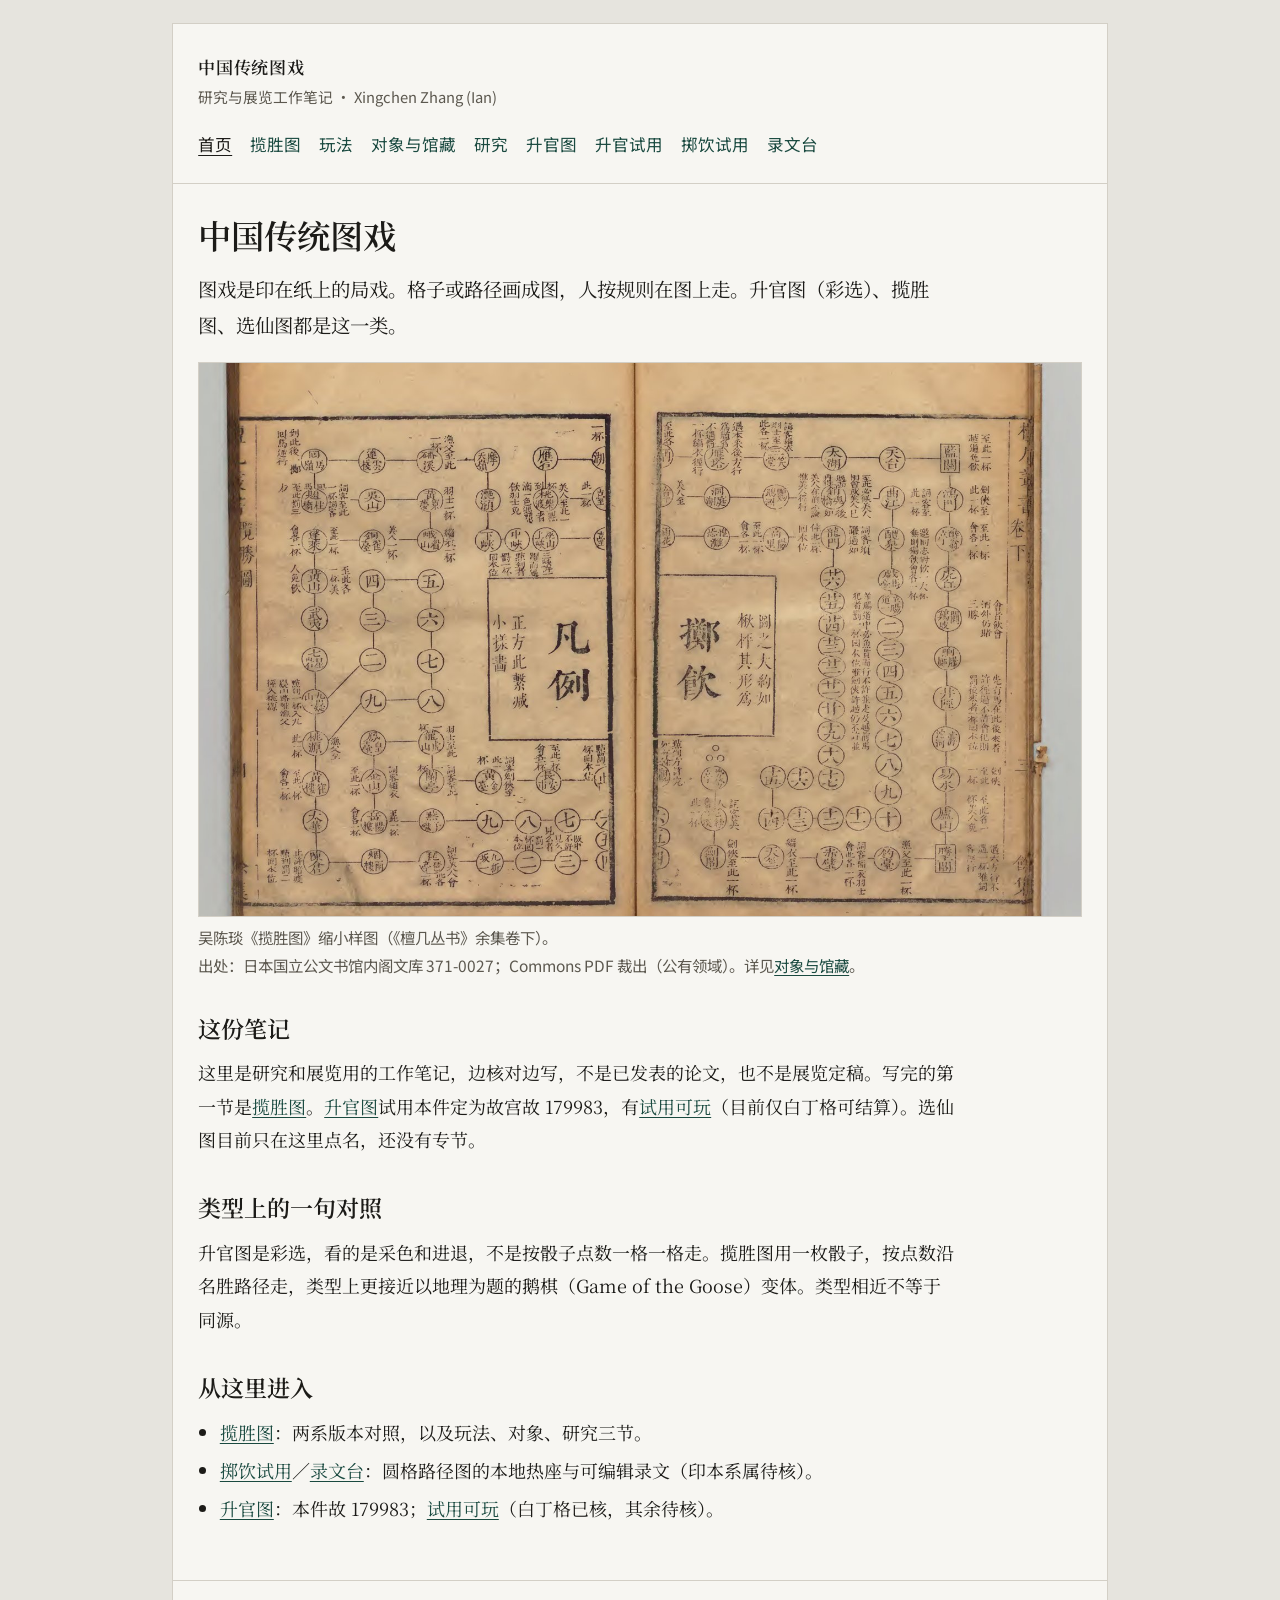
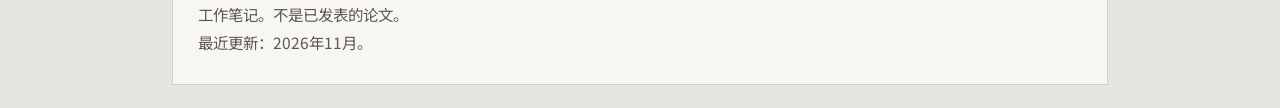
<file: docs/index.html>
<!DOCTYPE html>
<html lang="zh-Hans">
<head>
  <meta charset="utf-8">
  <meta name="viewport" content="width=device-width, initial-scale=1">
  <title>中国传统图戏</title>
  <meta name="description" content="Xingchen Zhang (Ian) 的研究与展览工作笔记。图戏指升官图、揽胜图、选仙图一类传统有图局戏。揽胜图是目前写完的一节。">
  <link rel="preconnect" href="https://fonts.googleapis.com">
  <link rel="preconnect" href="https://fonts.gstatic.com" crossorigin>
  <link href="https://fonts.googleapis.com/css2?family=Noto+Sans+SC:wght@400;500;600&family=Noto+Serif+SC:wght@500;600&display=swap" rel="stylesheet">
  <link rel="stylesheet" href="assets/site.css">
  <script src="assets/site.js" defer></script>
</head>
<body>
  <a class="skip" href="#content">跳到正文</a>
  <div class="sheet">
    <header class="site-header">
      <p class="brand"><a href="index.html">中国传统图戏</a></p>
      <p class="site-note">研究与展览工作笔记 · Xingchen Zhang (Ian)</p>
      <button type="button" class="nav-toggle" data-nav-toggle hidden>目录</button>
      <nav id="site-nav" class="site-nav" aria-label="全站">
        <ul>
          <li><a href="index.html" aria-current="page">首页</a></li>
          <li><a href="lansheng/index.html">揽胜图</a></li>
          <li><a href="lansheng/play.html">玩法</a></li>
          <li><a href="lansheng/collections.html">对象与馆藏</a></li>
          <li><a href="lansheng/research.html">研究</a></li>
          <li><a href="shengguan/index.html">升官图</a></li>
          <li><a href="shengguan/play.html">升官试用</a></li>
          <li><a href="lansheng/zhiyin/play.html">掷饮试用</a></li>
          <li><a href="lansheng/zhiyin/transcribe.html">录文台</a></li>
        </ul>
      </nav>
    </header>

    <main id="content">
      <h1>中国传统图戏</h1>
      <p class="lede">图戏是印在纸上的局戏。格子或路径画成图，人按规则在图上走。升官图（彩选）、揽胜图、选仙图都是这一类。</p>

      <figure class="fig">
        <img src="lansheng/assets/wu-sample-371-0027.jpg" alt="吴陈琰《揽胜图》缩小样图" width="1600" height="1004" loading="lazy">
        <figcaption>
          吴陈琰《揽胜图》缩小样图（《檀几丛书》余集卷下）。
          <span class="src">出处：日本国立公文书馆内阁文库 371-0027；Commons PDF 裁出（公有领域）。详见<a href="lansheng/collections.html">对象与馆藏</a>。</span>
        </figcaption>
      </figure>

      <h2>这份笔记</h2>
      <p class="measure">这里是研究和展览用的工作笔记，边核对边写，不是已发表的论文，也不是展览定稿。写完的第一节是<a href="lansheng/index.html">揽胜图</a>。<a href="shengguan/index.html">升官图</a>试用本件定为故宫故 179983，有<a href="shengguan/play.html">试用可玩</a>（目前仅白丁格可结算）。选仙图目前只在这里点名，还没有专节。</p>

      <h2>类型上的一句对照</h2>
      <p class="measure">升官图是彩选，看的是采色和进退，不是按骰子点数一格一格走。揽胜图用一枚骰子，按点数沿名胜路径走，类型上更接近以地理为题的鹅棋（Game of the Goose）变体。类型相近不等于同源。</p>

      <h2>从这里进入</h2>
      <ul>
        <li><a href="lansheng/index.html">揽胜图</a>：两系版本对照，以及玩法、对象、研究三节。</li>
        <li><a href="lansheng/zhiyin/play.html">掷饮试用</a>／<a href="lansheng/zhiyin/transcribe.html">录文台</a>：圆格路径图的本地热座与可编辑录文（印本系属待核）。</li>
        <li><a href="shengguan/index.html">升官图</a>：本件故 179983；<a href="shengguan/play.html">试用可玩</a>（白丁格已核，其余待核）。</li>
      </ul>
    </main>

    <footer class="site-footer">
      <p>工作笔记。不是已发表的论文。</p>
      <p>最近更新：2026年11月。</p>
    </footer>
  </div>
</body>
</html>
</file>
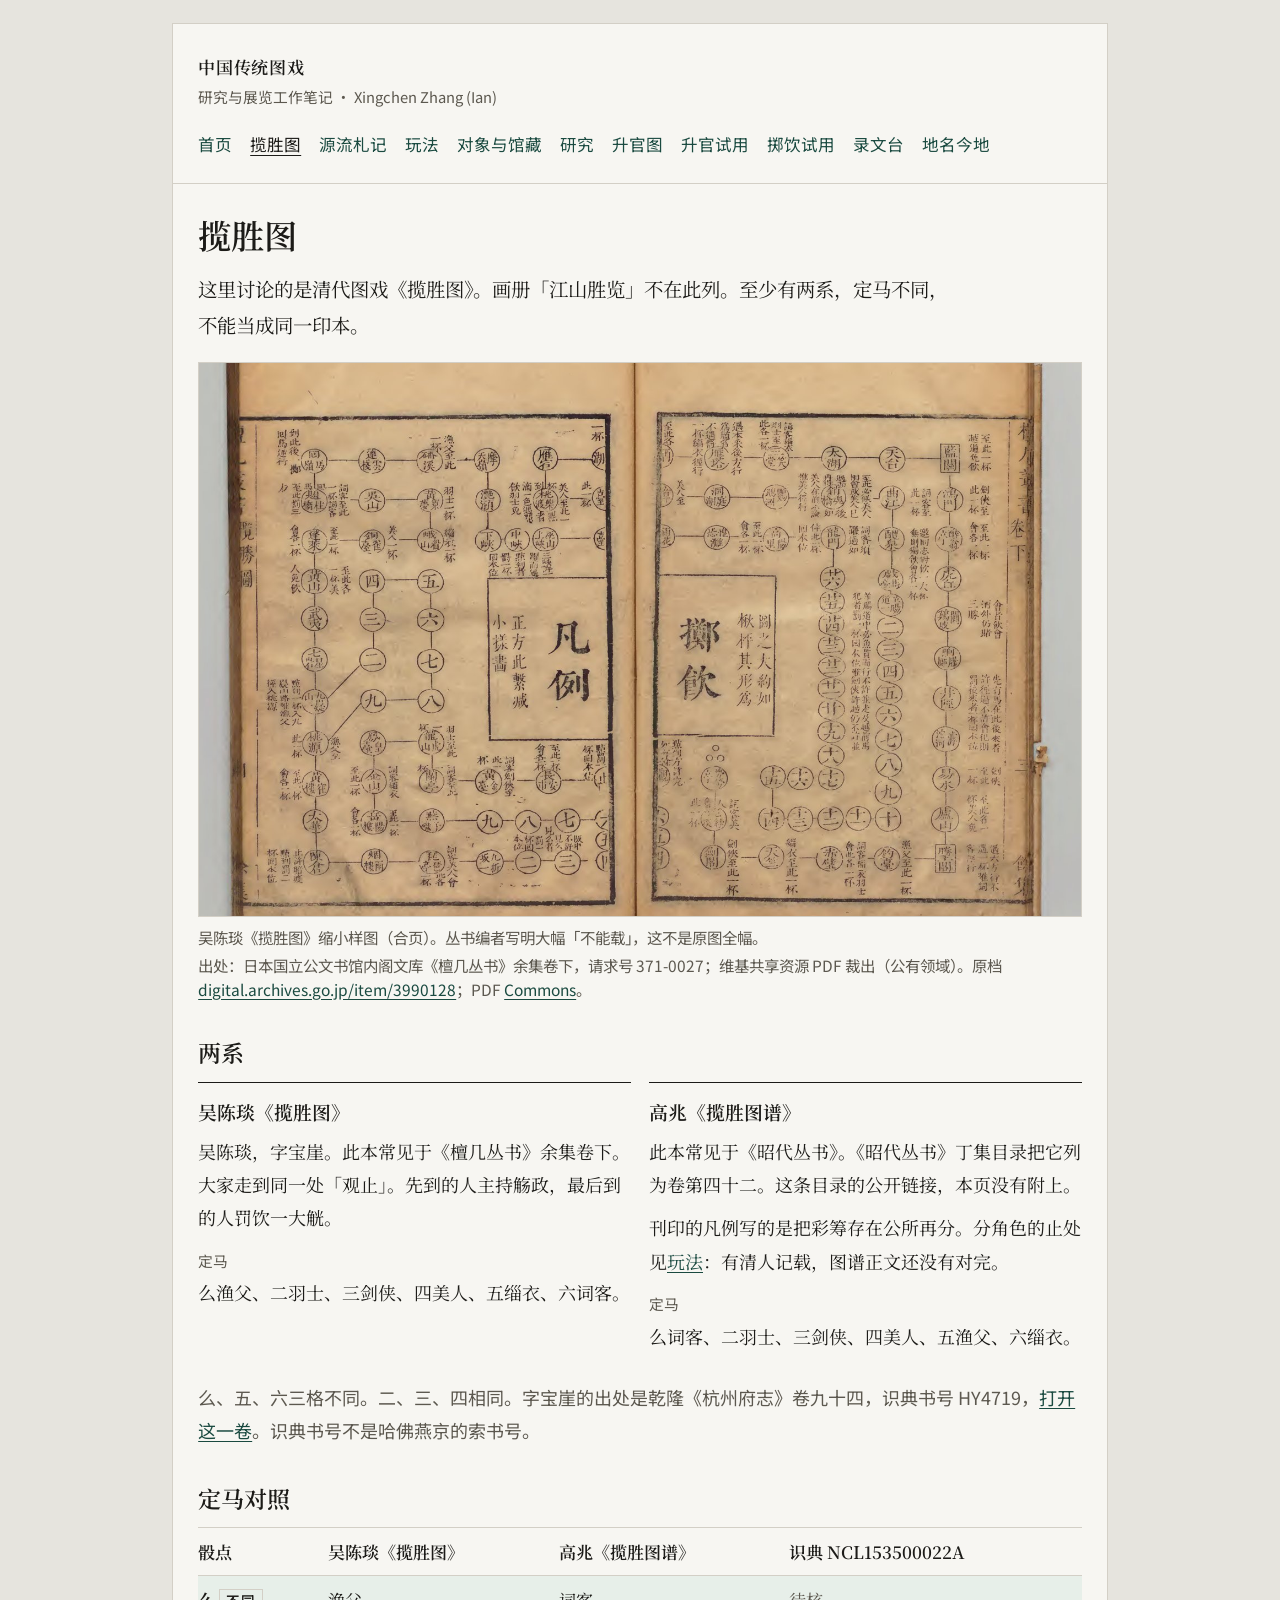
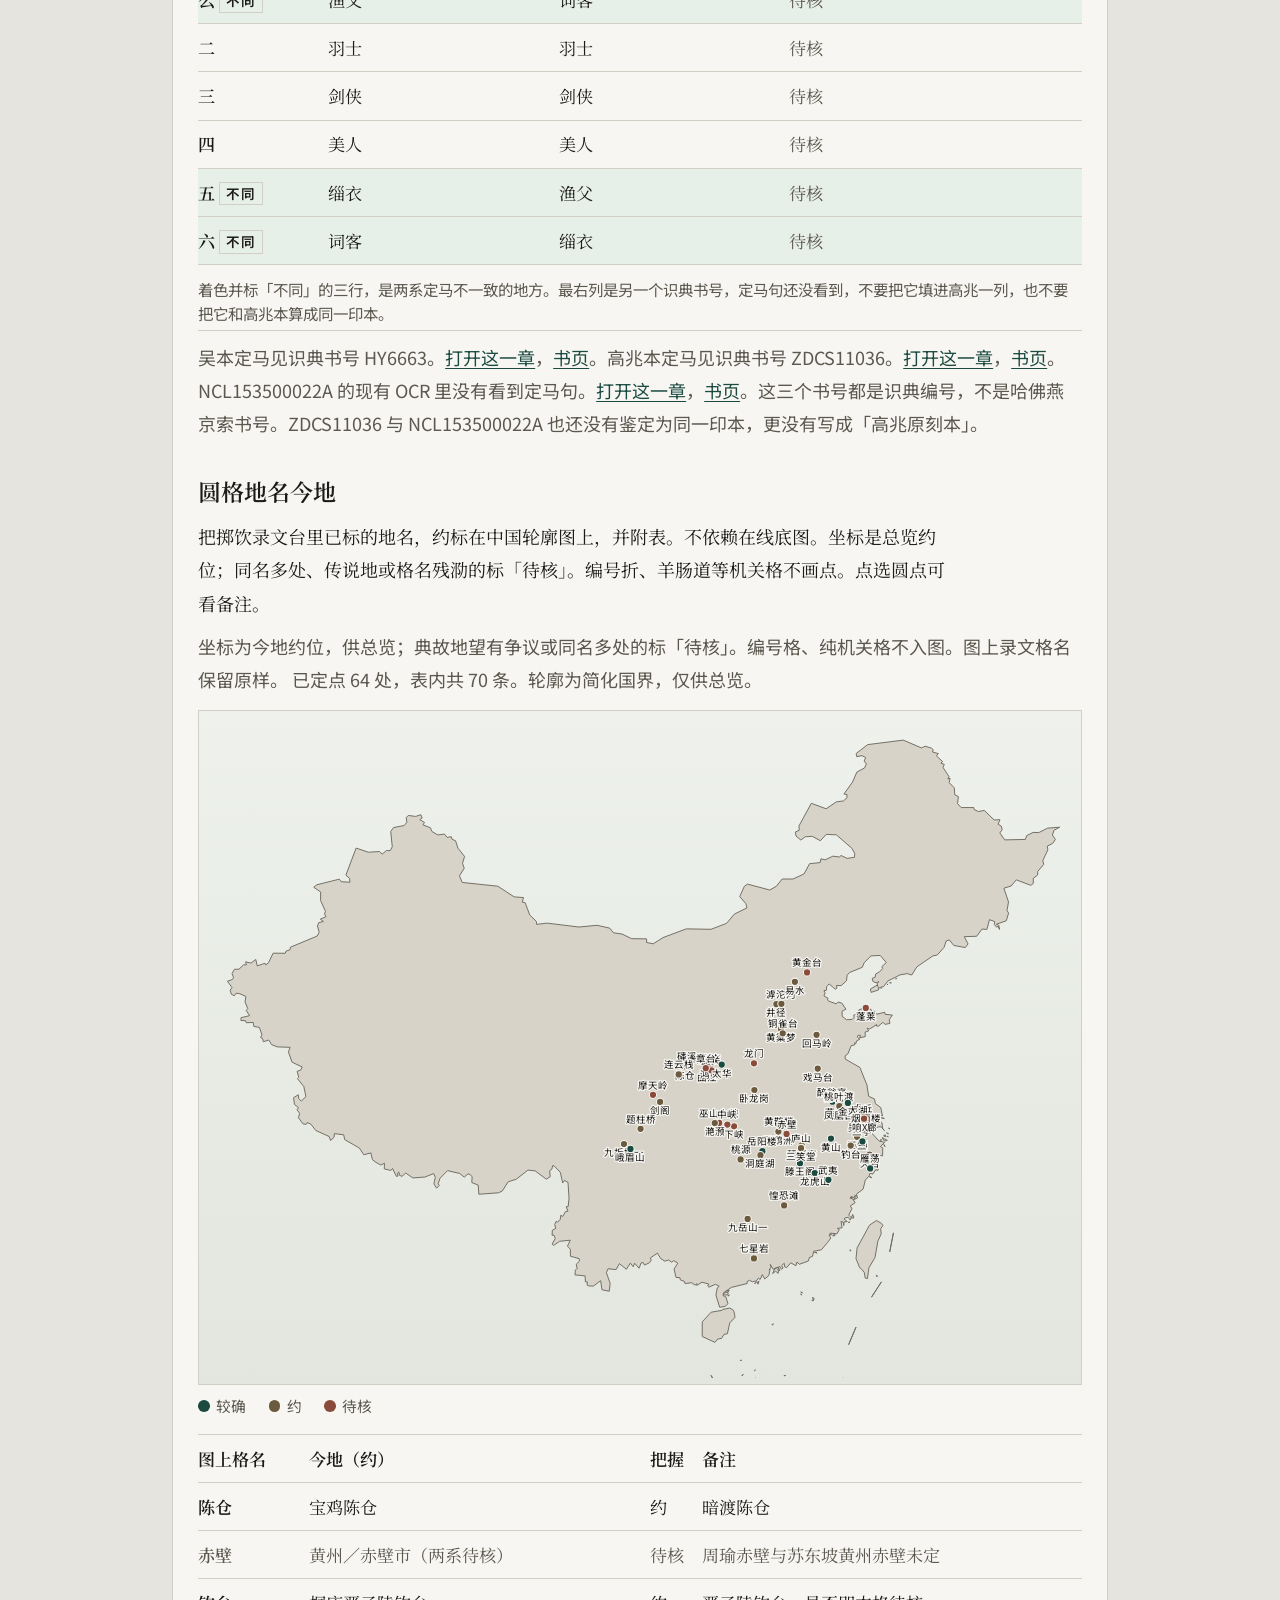
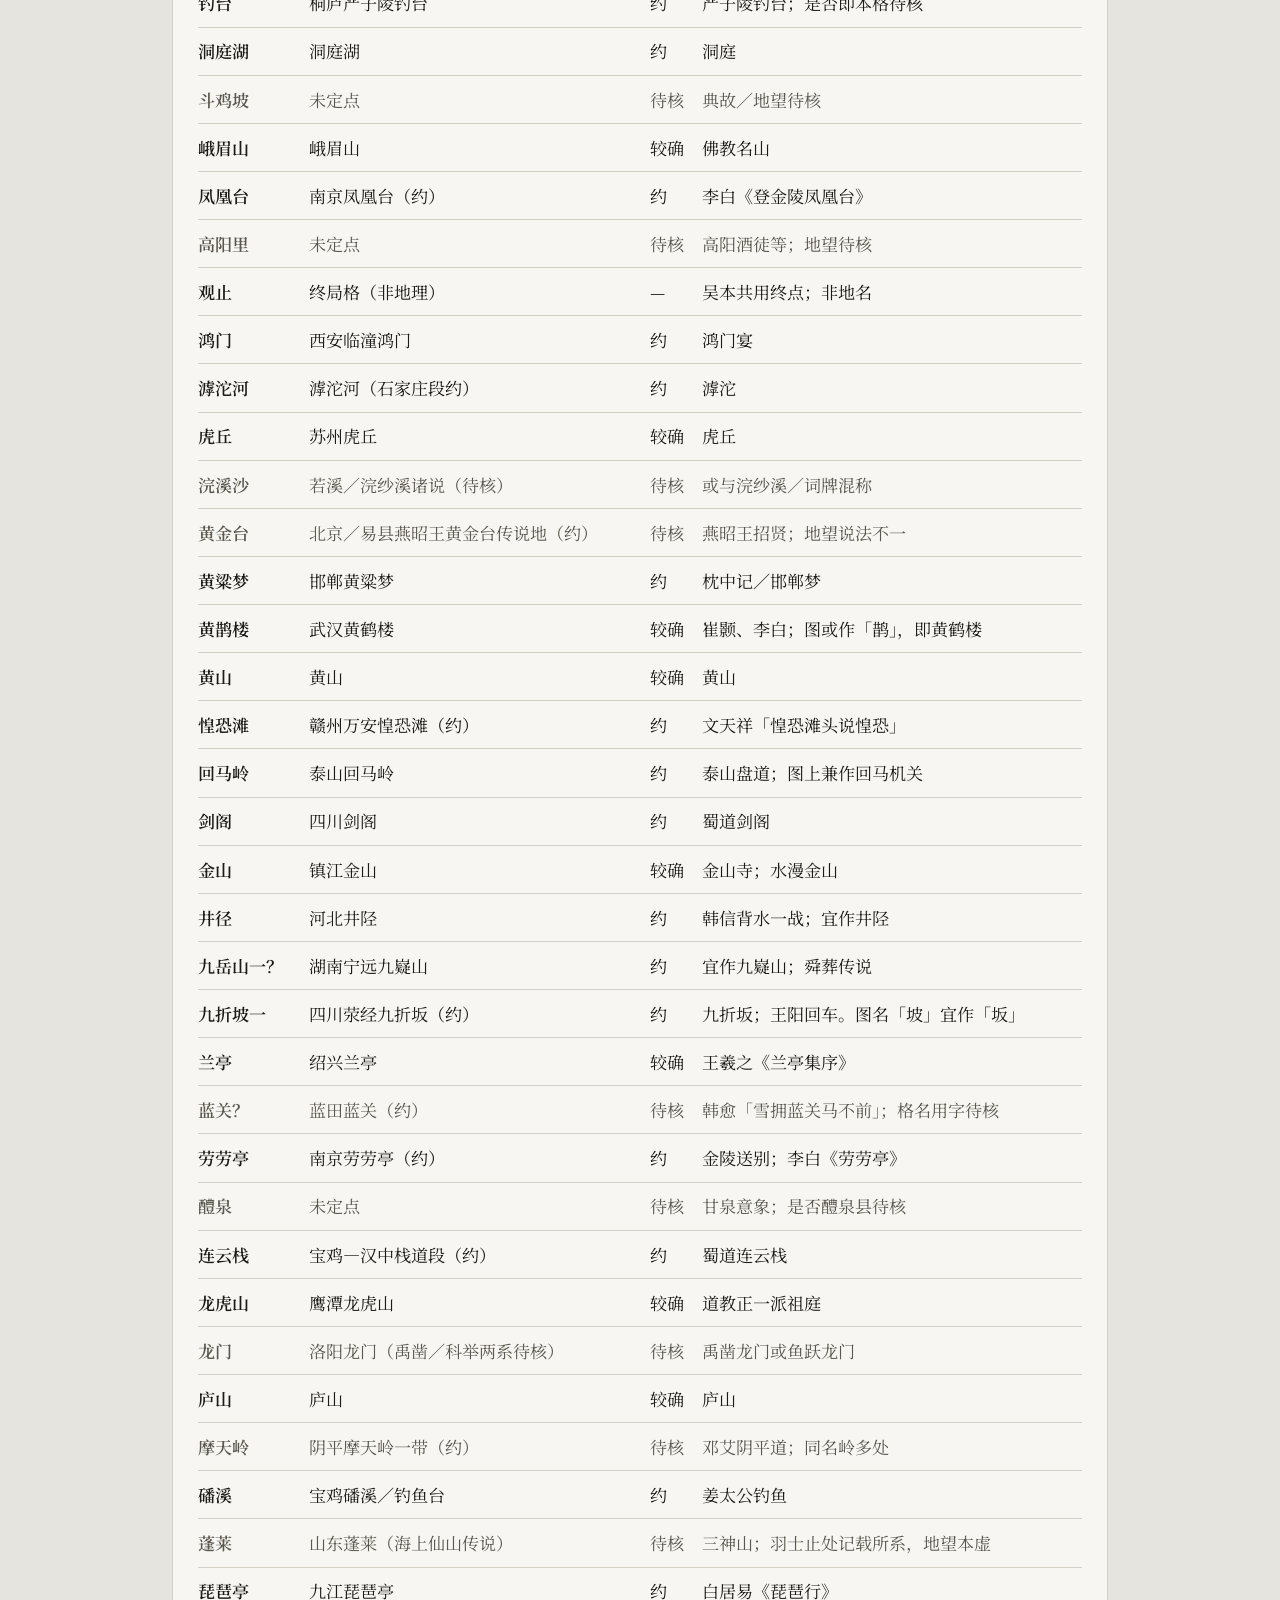
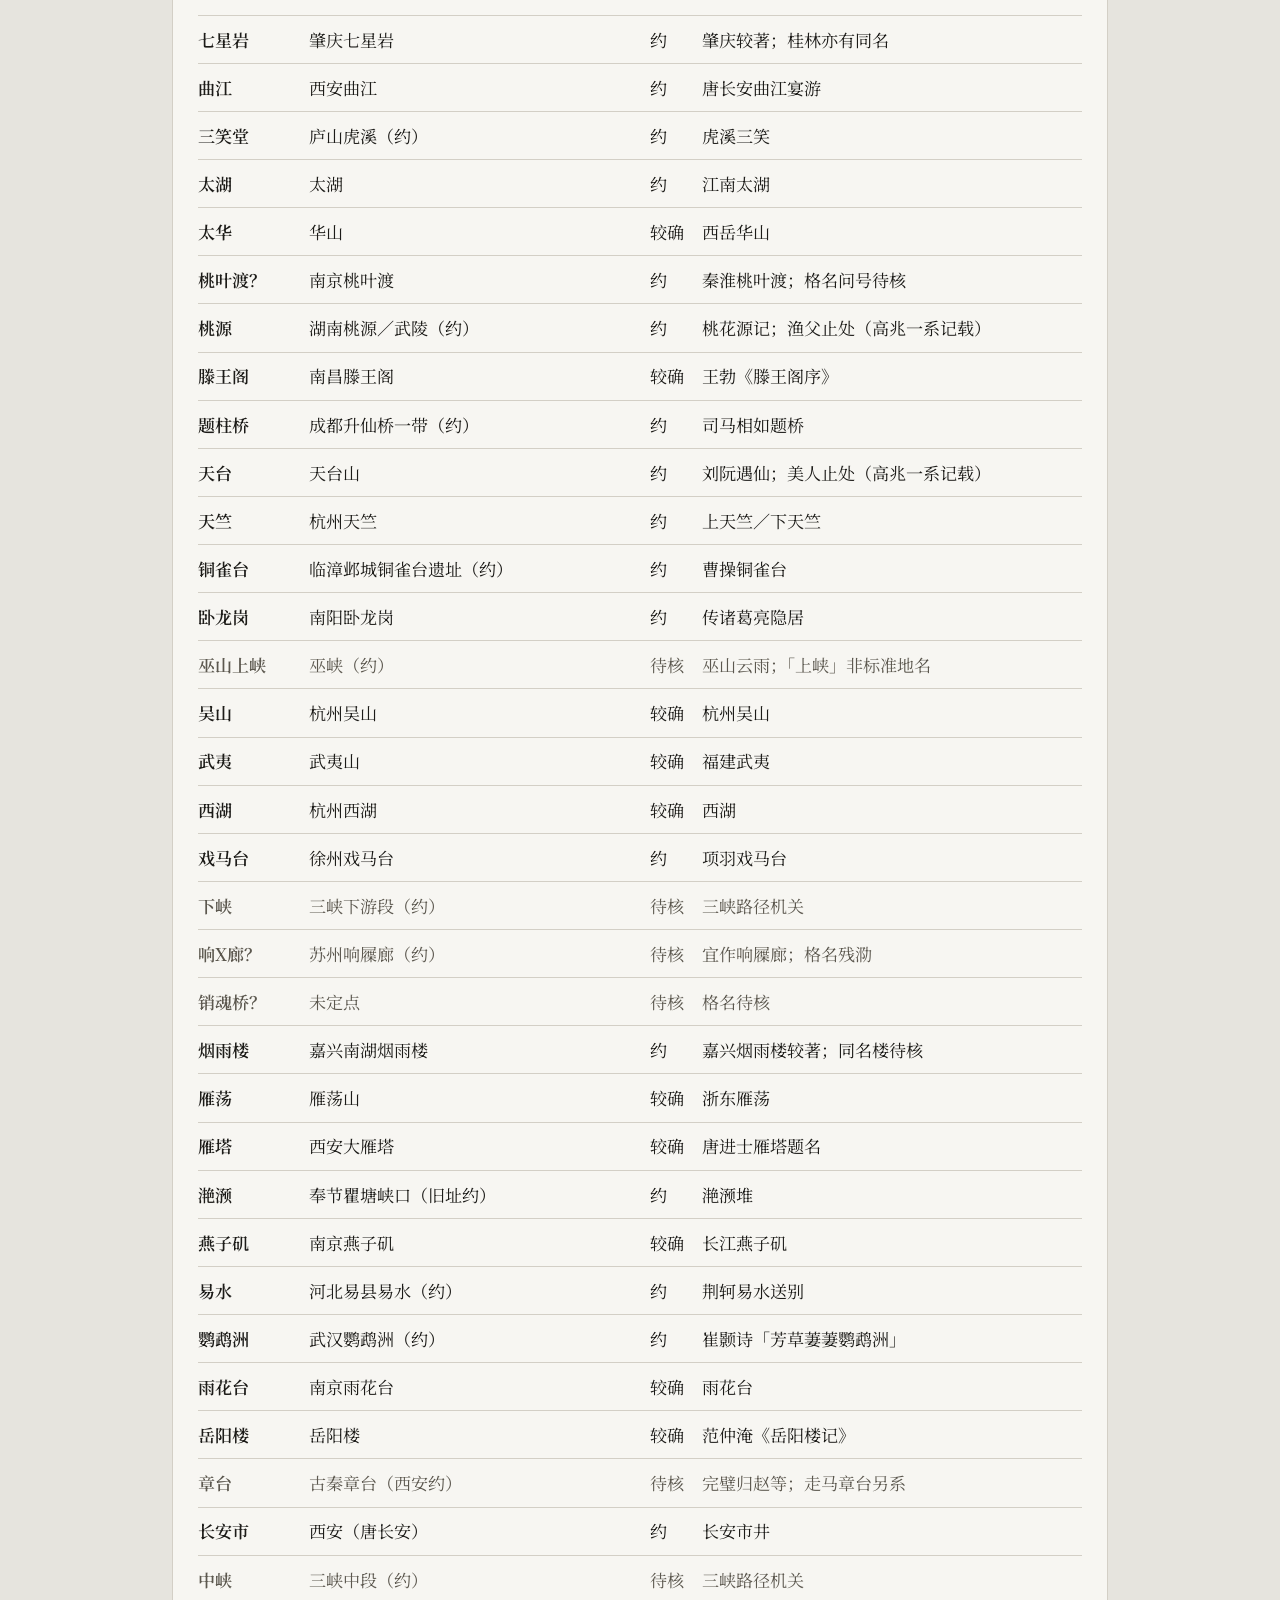
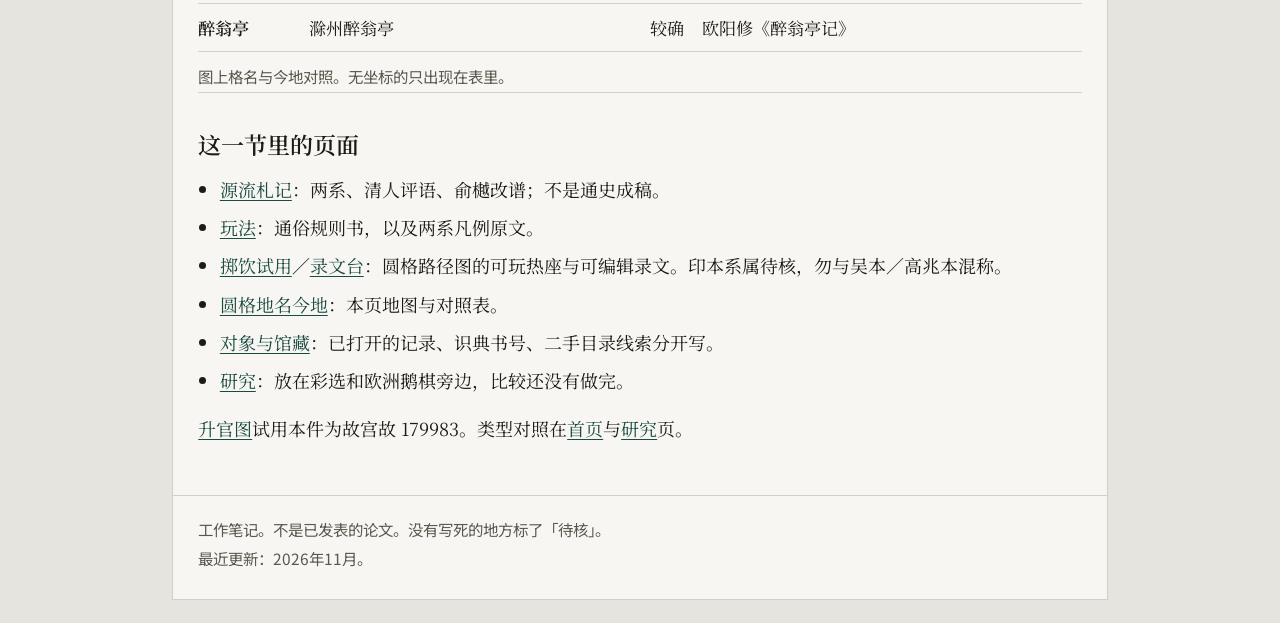
<file: docs/lansheng/index.html>
<!DOCTYPE html>
<html lang="zh-Hans">
<head>
  <meta charset="utf-8">
  <meta name="viewport" content="width=device-width, initial-scale=1">
  <title>揽胜图 — 中国传统图戏</title>
  <meta name="description" content="揽胜图有吴陈琰与高兆两系，定马不同，不当成同一印本。工作笔记，不是已发表的论文。">
  <link rel="preconnect" href="https://fonts.googleapis.com">
  <link rel="preconnect" href="https://fonts.gstatic.com" crossorigin>
  <link href="https://fonts.googleapis.com/css2?family=Noto+Sans+SC:wght@400;500;600&family=Noto+Serif+SC:wght@500;600&display=swap" rel="stylesheet">
  <link rel="stylesheet" href="../assets/site.css">
  <script src="../assets/site.js" defer></script>
</head>
<body>
  <a class="skip" href="#content">跳到正文</a>
  <div class="sheet">
    <header class="site-header">
      <p class="brand"><a href="../index.html">中国传统图戏</a></p>
      <p class="site-note">研究与展览工作笔记 · Xingchen Zhang (Ian)</p>
      <button type="button" class="nav-toggle" data-nav-toggle hidden>目录</button>
      <nav id="site-nav" class="site-nav" aria-label="全站">
        <ul>
          <li><a href="../index.html">首页</a></li>
          <li><a href="index.html" aria-current="page">揽胜图</a></li>
          <li><a href="history.html">源流札记</a></li>
          <li><a href="play.html">玩法</a></li>
          <li><a href="collections.html">对象与馆藏</a></li>
          <li><a href="research.html">研究</a></li>
          <li><a href="../shengguan/index.html">升官图</a></li>
          <li><a href="../shengguan/play.html">升官试用</a></li>
          <li><a href="zhiyin/play.html">掷饮试用</a></li>
          <li><a href="zhiyin/transcribe.html">录文台</a></li>
          <li><a href="#places-map">地名今地</a></li>
        </ul>
      </nav>
    </header>

    <main id="content">
      <h1>揽胜图</h1>
      <p class="lede">这里讨论的是清代图戏《揽胜图》。画册「江山胜览」不在此列。至少有两系，定马不同，不能当成同一印本。</p>

      <figure class="fig">
        <img src="assets/wu-sample-371-0027.jpg" alt="吴陈琰《揽胜图》缩小样图合页，内阁文库《檀几丛书》余集卷下" width="1600" height="1004" loading="lazy">
        <figcaption>
          吴陈琰《揽胜图》缩小样图（合页）。丛书编者写明大幅「不能载」，这不是原图全幅。
          <span class="src">出处：日本国立公文书馆内阁文库《檀几丛书》余集卷下，请求号 371-0027；维基共享资源 PDF 裁出（公有领域）。原档 <a href="https://www.digital.archives.go.jp/item/3990128">digital.archives.go.jp/item/3990128</a>；PDF <a href="https://commons.wikimedia.org/wiki/File:NAJDA-371-0027_%E6%AA%80%E5%87%A0%E5%8F%A2%E6%9B%B8%E4%BD%99%E9%9B%86_%E5%B7%BB%E4%B8%8B.pdf">Commons</a>。</span>
        </figcaption>
      </figure>

      <h2>两系</h2>
      <div class="stack">
        <article class="block">
          <h3>吴陈琰《揽胜图》</h3>
          <p>吴陈琰，字宝崖。此本常见于《檀几丛书》余集卷下。大家走到同一处「观止」。先到的人主持觞政，最后到的人罚饮一大觥。</p>
          <dl>
            <dt>定马</dt>
            <dd>么渔父、二羽士、三剑侠、四美人、五缁衣、六词客。</dd>
          </dl>
        </article>
        <article class="block">
          <h3>高兆《揽胜图谱》</h3>
          <p>此本常见于《昭代丛书》。《昭代丛书》丁集目录把它列为卷第四十二。这条目录的公开链接，本页没有附上。</p>
          <p>刊印的凡例写的是把彩筹存在公所再分。分角色的止处见<a href="play.html">玩法</a>：有清人记载，图谱正文还没有对完。</p>
          <dl>
            <dt>定马</dt>
            <dd>么词客、二羽士、三剑侠、四美人、五渔父、六缁衣。</dd>
          </dl>
        </article>
      </div>
      <p class="aside">么、五、六三格不同。二、三、四相同。字宝崖的出处是乾隆《杭州府志》卷九十四，识典书号 HY4719，<a href="https://www.shidianguji.com/zh/book/HY4719/chapter/1kslchu4k702b">打开这一卷</a>。识典书号不是哈佛燕京的索书号。</p>

      <h2>定马对照</h2>
      <div class="table-wrap">
        <table>
          <caption>着色并标「不同」的三行，是两系定马不一致的地方。最右列是另一个识典书号，定马句还没看到，不要把它填进高兆一列，也不要把它和高兆本算成同一印本。</caption>
          <thead>
            <tr>
              <th scope="col">骰点</th>
              <th scope="col">吴陈琰《揽胜图》</th>
              <th scope="col">高兆《揽胜图谱》</th>
              <th scope="col">识典 NCL153500022A</th>
            </tr>
          </thead>
          <tbody>
            <tr class="diff">
              <th scope="row">么 <span class="tag">不同</span></th>
              <td>渔父</td>
              <td>词客</td>
              <td class="pending">待核</td>
            </tr>
            <tr>
              <th scope="row">二</th>
              <td>羽士</td>
              <td>羽士</td>
              <td class="pending">待核</td>
            </tr>
            <tr>
              <th scope="row">三</th>
              <td>剑侠</td>
              <td>剑侠</td>
              <td class="pending">待核</td>
            </tr>
            <tr>
              <th scope="row">四</th>
              <td>美人</td>
              <td>美人</td>
              <td class="pending">待核</td>
            </tr>
            <tr class="diff">
              <th scope="row">五 <span class="tag">不同</span></th>
              <td>缁衣</td>
              <td>渔父</td>
              <td class="pending">待核</td>
            </tr>
            <tr class="diff">
              <th scope="row">六 <span class="tag">不同</span></th>
              <td>词客</td>
              <td>缁衣</td>
              <td class="pending">待核</td>
            </tr>
          </tbody>
        </table>
      </div>
      <p class="aside">吴本定马见识典书号 HY6663。<a href="https://www.shidianguji.com/book/HY6663/chapter/1kv0646r3ounn">打开这一章</a>，<a href="https://www.shidianguji.com/book/HY6663">书页</a>。高兆本定马见识典书号 ZDCS11036。<a href="https://www.shidianguji.com/book/ZDCS11036/chapter/1mjax1ipe14p6">打开这一章</a>，<a href="https://www.shidianguji.com/book/ZDCS11036">书页</a>。NCL153500022A 的现有 OCR 里没有看到定马句。<a href="https://www.shidianguji.com/book/NCL153500022A/chapter/1m0vc6aek2x46">打开这一章</a>，<a href="https://www.shidianguji.com/book/NCL153500022A">书页</a>。这三个书号都是识典编号，不是哈佛燕京索书号。ZDCS11036 与 NCL153500022A 也还没有鉴定为同一印本，更没有写成「高兆原刻本」。</p>

      <h2 id="places-map">圆格地名今地</h2>
      <p class="measure">把掷饮录文台里已标的地名，约标在中国轮廓图上，并附表。不依赖在线底图。坐标是总览约位；同名多处、传说地或格名残泐的标「待核」。编号折、羊肠道等机关格不画点。点选圆点可看备注。</p>
      <p class="aside" id="places-map-status">正在载入地点数据…</p>
      <div id="places-map-el" class="places-map places-map-svg" role="region" aria-label="圆格地名中国轮廓图"></div>
      <p class="aside" id="places-map-detail" hidden></p>
      <div class="places-legend aside" aria-hidden="true">
        <span><i class="pin pin-ok"></i>较确</span>
        <span><i class="pin pin-approx"></i>约</span>
        <span><i class="pin pin-pending"></i>待核</span>
      </div>
      <div class="table-wrap places-table-wrap">
        <table id="places-table">
          <caption>图上格名与今地对照。无坐标的只出现在表里。</caption>
          <thead>
            <tr>
              <th scope="col">图上格名</th>
              <th scope="col">今地（约）</th>
              <th scope="col">把握</th>
              <th scope="col">备注</th>
            </tr>
          </thead>
          <tbody></tbody>
        </table>
      </div>

      <h2>这一节里的页面</h2>
      <ul>
        <li><a href="history.html">源流札记</a>：两系、清人评语、俞樾改谱；不是通史成稿。</li>
        <li><a href="play.html">玩法</a>：通俗规则书，以及两系凡例原文。</li>
        <li><a href="zhiyin/play.html">掷饮试用</a>／<a href="zhiyin/transcribe.html">录文台</a>：圆格路径图的可玩热座与可编辑录文。印本系属待核，勿与吴本／高兆本混称。</li>
        <li><a href="#places-map">圆格地名今地</a>：本页地图与对照表。</li>
        <li><a href="collections.html">对象与馆藏</a>：已打开的记录、识典书号、二手目录线索分开写。</li>
        <li><a href="research.html">研究</a>：放在彩选和欧洲鹅棋旁边，比较还没有做完。</li>
      </ul>
      <p class="measure"><a href="../shengguan/index.html">升官图</a>试用本件为故宫故 179983。类型对照在<a href="../index.html">首页</a>与<a href="research.html">研究</a>页。</p>
    </main>

    <footer class="site-footer">
      <p>工作笔记。不是已发表的论文。没有写死的地方标了「待核」。</p>
      <p>最近更新：2026年11月。</p>
    </footer>
  </div>
  <script>
    (function () {
      const statusEl = document.getElementById("places-map-status");
      const mapEl = document.getElementById("places-map-el");
      const detailEl = document.getElementById("places-map-detail");
      const tbody = document.querySelector("#places-table tbody");
      if (!mapEl || !tbody) return;

      const W = 1000;
      const H = 760;
      const LNG0 = 73;
      const LNG1 = 135;
      const LAT0 = 17;
      const LAT1 = 54;
      const pad = 18;

      const pinColor = {
        "较确": "#1a4a40",
        "约": "#6b5a3e",
        "待核": "#8a4b3a",
        "—": "#5c584f"
      };

      function project(lng, lat) {
        const x = pad + ((lng - LNG0) / (LNG1 - LNG0)) * (W - pad * 2);
        const y = pad + ((LAT1 - lat) / (LAT1 - LAT0)) * (H - pad * 2);
        return [x, y];
      }

      function ringToPath(ring) {
        return ring
          .map(function (pt, i) {
            const p = project(pt[0], pt[1]);
            return (i ? "L" : "M") + p[0].toFixed(1) + " " + p[1].toFixed(1);
          })
          .join(" ") + " Z";
      }

      function geomToPath(geom) {
        const parts = [];
        (geom.coordinates || []).forEach(function (poly) {
          poly.forEach(function (ring) {
            parts.push(ringToPath(ring));
          });
        });
        return parts.join(" ");
      }

      function fillTable(places) {
        tbody.textContent = "";
        places
          .slice()
          .sort(function (a, b) {
            return String(a.label).localeCompare(String(b.label), "zh");
          })
          .forEach(function (p) {
            const tr = document.createElement("tr");
            if (p.confidence === "待核") tr.className = "pending-row";
            tr.innerHTML =
              "<th scope='row'>" + p.label + "</th>" +
              "<td>" + (p.modern || "—") + "</td>" +
              "<td>" + (p.confidence || "—") + "</td>" +
              "<td>" + (p.allusion || "") + "</td>";
            tbody.appendChild(tr);
          });
      }

      function showDetail(p) {
        detailEl.hidden = false;
        detailEl.textContent =
          p.label + " · " + (p.modern || "") +
          "（" + (p.confidence || "") + "）" +
          (p.allusion ? " — " + p.allusion : "");
      }

      function drawMap(outline, mapped) {
        mapEl.textContent = "";
        const svg = document.createElementNS("http://www.w3.org/2000/svg", "svg");
        svg.setAttribute("viewBox", "0 0 " + W + " " + H);
        svg.setAttribute("role", "img");
        svg.setAttribute("aria-label", "中国轮廓与圆格地名标注");

        const land = document.createElementNS("http://www.w3.org/2000/svg", "path");
        land.setAttribute("d", geomToPath(outline.geometry));
        land.setAttribute("class", "china-land");
        svg.appendChild(land);

        const marks = document.createElementNS("http://www.w3.org/2000/svg", "g");
        marks.setAttribute("class", "place-marks");

        mapped.forEach(function (p, i) {
          const xy = project(p.lng, p.lat);
          const fill = pinColor[p.confidence] || pinColor["约"];
          const g = document.createElementNS("http://www.w3.org/2000/svg", "g");
          g.setAttribute("class", "place-mark");
          g.setAttribute("tabindex", "0");
          g.setAttribute("role", "button");
          g.setAttribute("aria-label", p.label + "，" + (p.modern || ""));

          const c = document.createElementNS("http://www.w3.org/2000/svg", "circle");
          c.setAttribute("cx", xy[0].toFixed(1));
          c.setAttribute("cy", xy[1].toFixed(1));
          c.setAttribute("r", "4.2");
          c.setAttribute("fill", fill);
          c.setAttribute("stroke", "#f7f6f2");
          c.setAttribute("stroke-width", "1.2");

          const t = document.createElementNS("http://www.w3.org/2000/svg", "text");
          t.setAttribute("x", xy[0].toFixed(1));
          t.setAttribute("y", (i % 2 ? xy[1] + 14 : xy[1] - 7).toFixed(1));
          t.setAttribute("text-anchor", "middle");
          t.setAttribute("class", "place-label");
          t.textContent = p.label.replace(/[？?]/g, "");

          function activate() {
            svg.querySelectorAll(".place-mark.is-active").forEach(function (el) {
              el.classList.remove("is-active");
            });
            g.classList.add("is-active");
            showDetail(p);
          }
          g.addEventListener("click", activate);
          g.addEventListener("keydown", function (ev) {
            if (ev.key === "Enter" || ev.key === " ") {
              ev.preventDefault();
              activate();
            }
          });

          g.appendChild(c);
          g.appendChild(t);
          marks.appendChild(g);
        });

        svg.appendChild(marks);
        mapEl.appendChild(svg);
      }

      Promise.all([
        fetch("places-geo.json").then(function (r) {
          if (!r.ok) throw new Error("places-geo HTTP " + r.status);
          return r.json();
        }),
        fetch("assets/china-outline.json").then(function (r) {
          if (!r.ok) throw new Error("china-outline HTTP " + r.status);
          return r.json();
        })
      ])
        .then(function (pair) {
          const data = pair[0];
          const outline = pair[1];
          const places = data.places || [];
          const mapped = places.filter(function (p) {
            return typeof p.lat === "number" && typeof p.lng === "number";
          });
          statusEl.textContent =
            (data.note || "") +
            " 已定点 " + mapped.length + " 处，表内共 " + places.length + " 条。轮廓为简化国界，仅供总览。";
          fillTable(places);
          drawMap(outline, mapped);
        })
        .catch(function (err) {
          statusEl.textContent = "地点／轮廓数据载入失败：" + err.message;
        });
    })();
  </script>
</body>
</html>
</file>
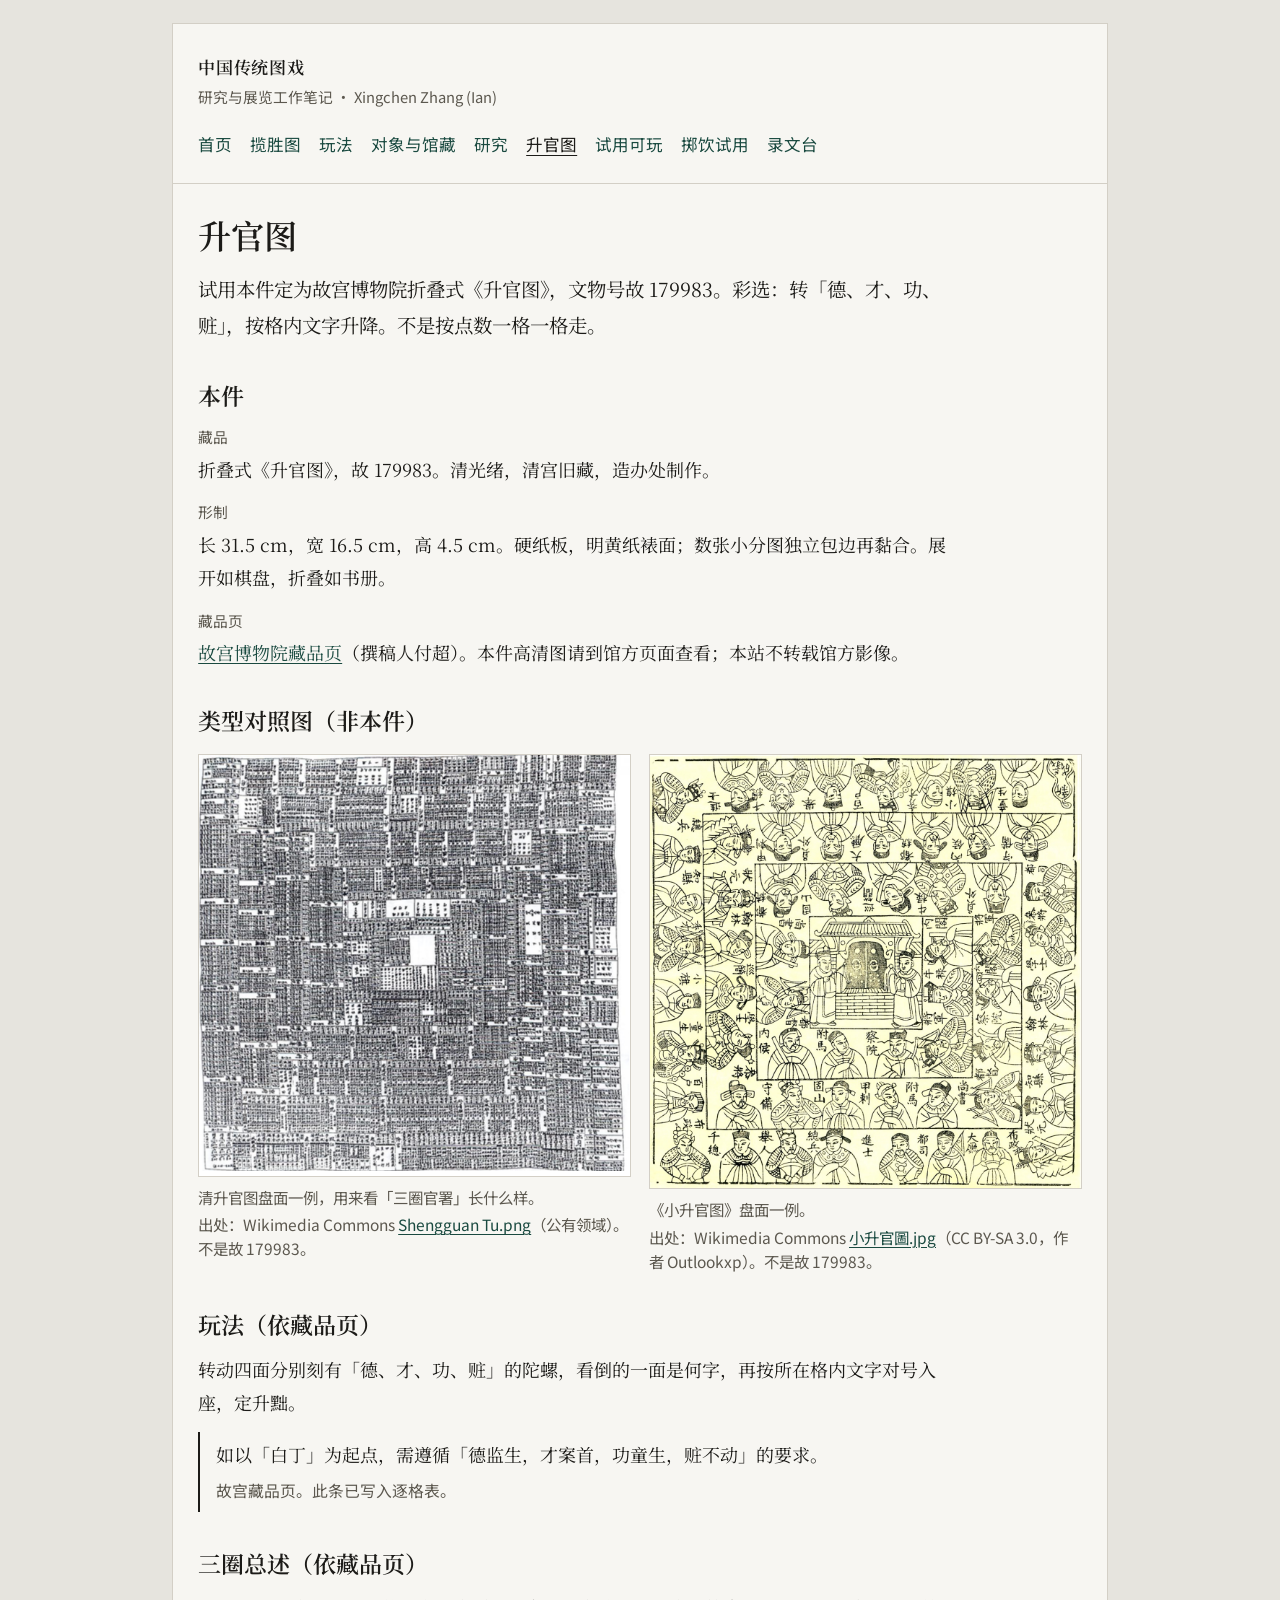
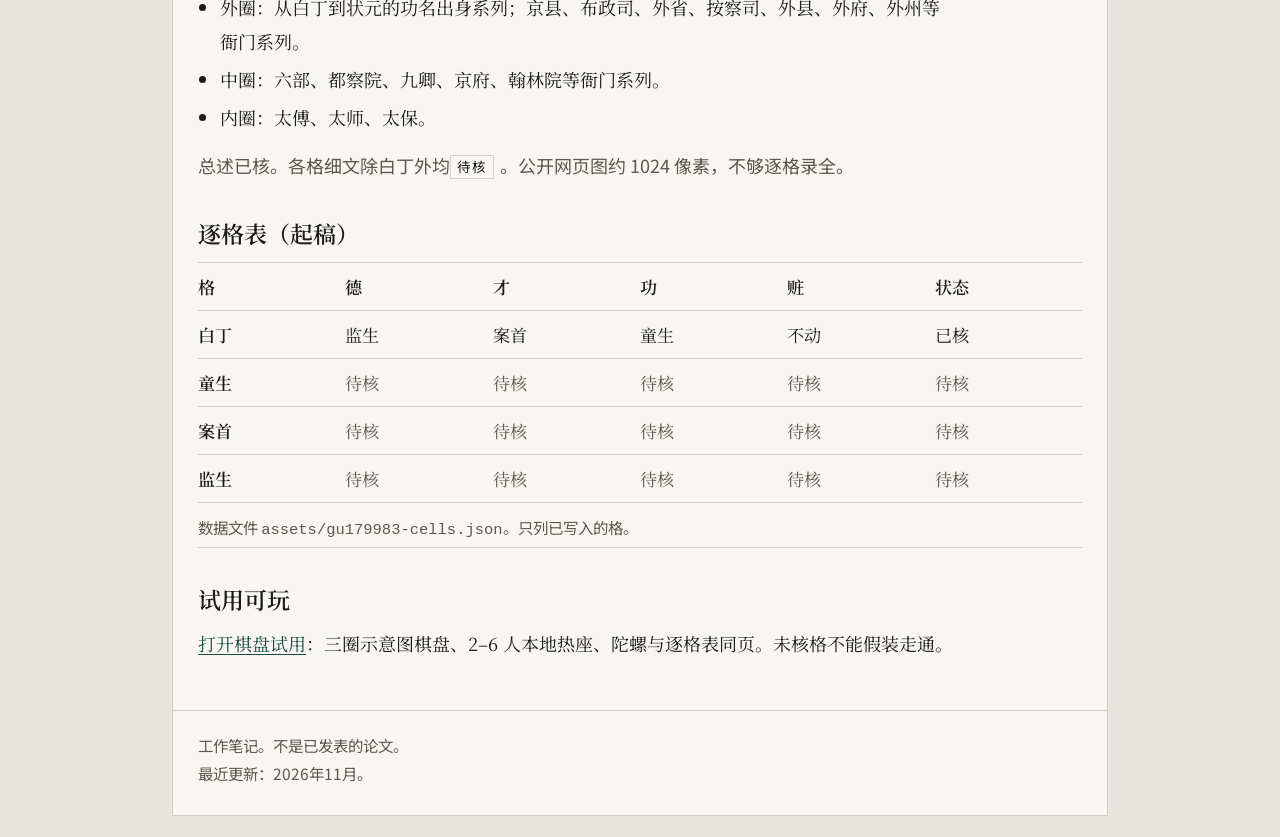
<file: docs/shengguan/index.html>
<!DOCTYPE html>
<html lang="zh-Hans">
<head>
  <meta charset="utf-8">
  <meta name="viewport" content="width=device-width, initial-scale=1">
  <title>升官图 — 中国传统图戏</title>
  <meta name="description" content="试用本件：故宫折叠式升官图故179983。彩选，转德才功赃，按格内文字升降。">
  <link rel="preconnect" href="https://fonts.googleapis.com">
  <link rel="preconnect" href="https://fonts.gstatic.com" crossorigin>
  <link href="https://fonts.googleapis.com/css2?family=Noto+Sans+SC:wght@400;500;600&family=Noto+Serif+SC:wght@500;600&display=swap" rel="stylesheet">
  <link rel="stylesheet" href="../assets/site.css">
  <script src="../assets/site.js" defer></script>
</head>
<body>
  <a class="skip" href="#content">跳到正文</a>
  <div class="sheet">
    <header class="site-header">
      <p class="brand"><a href="../index.html">中国传统图戏</a></p>
      <p class="site-note">研究与展览工作笔记 · Xingchen Zhang (Ian)</p>
      <button type="button" class="nav-toggle" data-nav-toggle hidden>目录</button>
      <nav id="site-nav" class="site-nav" aria-label="全站">
        <ul>
          <li><a href="../index.html">首页</a></li>
          <li><a href="../lansheng/index.html">揽胜图</a></li>
          <li><a href="../lansheng/play.html">玩法</a></li>
          <li><a href="../lansheng/collections.html">对象与馆藏</a></li>
          <li><a href="../lansheng/research.html">研究</a></li>
          <li><a href="index.html" aria-current="page">升官图</a></li>
          <li><a href="play.html">试用可玩</a></li>
          <li><a href="../lansheng/zhiyin/play.html">掷饮试用</a></li>
          <li><a href="../lansheng/zhiyin/transcribe.html">录文台</a></li>
        </ul>
      </nav>
    </header>

    <main id="content">
      <h1>升官图</h1>
      <p class="lede">试用本件定为故宫博物院折叠式《升官图》，文物号故 179983。彩选：转「德、才、功、赃」，按格内文字升降。不是按点数一格一格走。</p>

      <h2>本件</h2>
      <dl class="measure">
        <dt>藏品</dt>
        <dd>折叠式《升官图》，故 179983。清光绪，清宫旧藏，造办处制作。</dd>
        <dt>形制</dt>
        <dd>长 31.5 cm，宽 16.5 cm，高 4.5 cm。硬纸板，明黄纸裱面；数张小分图独立包边再黏合。展开如棋盘，折叠如书册。</dd>
        <dt>藏品页</dt>
        <dd><a href="https://www.dpm.org.cn/collection/utensil/232141.html">故宫博物院藏品页</a>（撰稿人付超）。本件高清图请到馆方页面查看；本站不转载馆方影像。</dd>
      </dl>

      <h2>类型对照图（非本件）</h2>
      <div class="fig-pair">
        <figure class="fig">
          <img src="../assets/figures/shengguan-tu-commons.png" alt="清代升官图盘面一例" width="577" height="563" loading="lazy">
          <figcaption>
            清升官图盘面一例，用来看「三圈官署」长什么样。
            <span class="src">出处：Wikimedia Commons <a href="https://commons.wikimedia.org/wiki/File:Shengguan_Tu.png">Shengguan Tu.png</a>（公有领域）。不是故 179983。</span>
          </figcaption>
        </figure>
        <figure class="fig">
          <img src="../assets/figures/xiao-shengguan-tu.jpg" alt="小升官图盘面一例" width="1200" height="1206" loading="lazy">
          <figcaption>
            《小升官图》盘面一例。
            <span class="src">出处：Wikimedia Commons <a href="https://commons.wikimedia.org/wiki/File:%E5%B0%8F%E5%8D%87%E5%AE%98%E5%9C%96.jpg">小升官圖.jpg</a>（CC BY-SA 3.0，作者 Outlookxp）。不是故 179983。</span>
          </figcaption>
        </figure>
      </div>

      <h2>玩法（依藏品页）</h2>
      <p class="measure">转动四面分别刻有「德、才、功、赃」的陀螺，看倒的一面是何字，再按所在格内文字对号入座，定升黜。</p>
      <blockquote>
        <p>如以「白丁」为起点，需遵循「德监生，才案首，功童生，赃不动」的要求。</p>
        <p class="who">故宫藏品页。此条已写入逐格表。</p>
      </blockquote>

      <h2>三圈总述（依藏品页）</h2>
      <ul class="measure">
        <li>外圈：从白丁到状元的功名出身系列；京县、布政司、外省、按察司、外县、外府、外州等衙门系列。</li>
        <li>中圈：六部、都察院、九卿、京府、翰林院等衙门系列。</li>
        <li>内圈：太傅、太师、太保。</li>
      </ul>
      <p class="aside">总述已核。各格细文除白丁外均<span class="tag">待核</span>。公开网页图约 1024 像素，不够逐格录全。</p>

      <h2>逐格表（起稿）</h2>
      <div class="table-wrap">
        <table>
          <caption>数据文件 <code>assets/gu179983-cells.json</code>。只列已写入的格。</caption>
          <thead>
            <tr>
              <th scope="col">格</th>
              <th scope="col">德</th>
              <th scope="col">才</th>
              <th scope="col">功</th>
              <th scope="col">赃</th>
              <th scope="col">状态</th>
            </tr>
          </thead>
          <tbody>
            <tr>
              <th scope="row">白丁</th>
              <td>监生</td>
              <td>案首</td>
              <td>童生</td>
              <td>不动</td>
              <td>已核</td>
            </tr>
            <tr>
              <th scope="row">童生</th>
              <td class="pending">待核</td>
              <td class="pending">待核</td>
              <td class="pending">待核</td>
              <td class="pending">待核</td>
              <td class="pending">待核</td>
            </tr>
            <tr>
              <th scope="row">案首</th>
              <td class="pending">待核</td>
              <td class="pending">待核</td>
              <td class="pending">待核</td>
              <td class="pending">待核</td>
              <td class="pending">待核</td>
            </tr>
            <tr>
              <th scope="row">监生</th>
              <td class="pending">待核</td>
              <td class="pending">待核</td>
              <td class="pending">待核</td>
              <td class="pending">待核</td>
              <td class="pending">待核</td>
            </tr>
          </tbody>
        </table>
      </div>

      <h2>试用可玩</h2>
      <p class="measure"><a href="play.html">打开棋盘试用</a>：三圈示意图棋盘、2–6 人本地热座、陀螺与逐格表同页。未核格不能假装走通。</p>
    </main>

    <footer class="site-footer">
      <p>工作笔记。不是已发表的论文。</p>
      <p>最近更新：2026年11月。</p>
    </footer>
  </div>
</body>
</html>
</file>
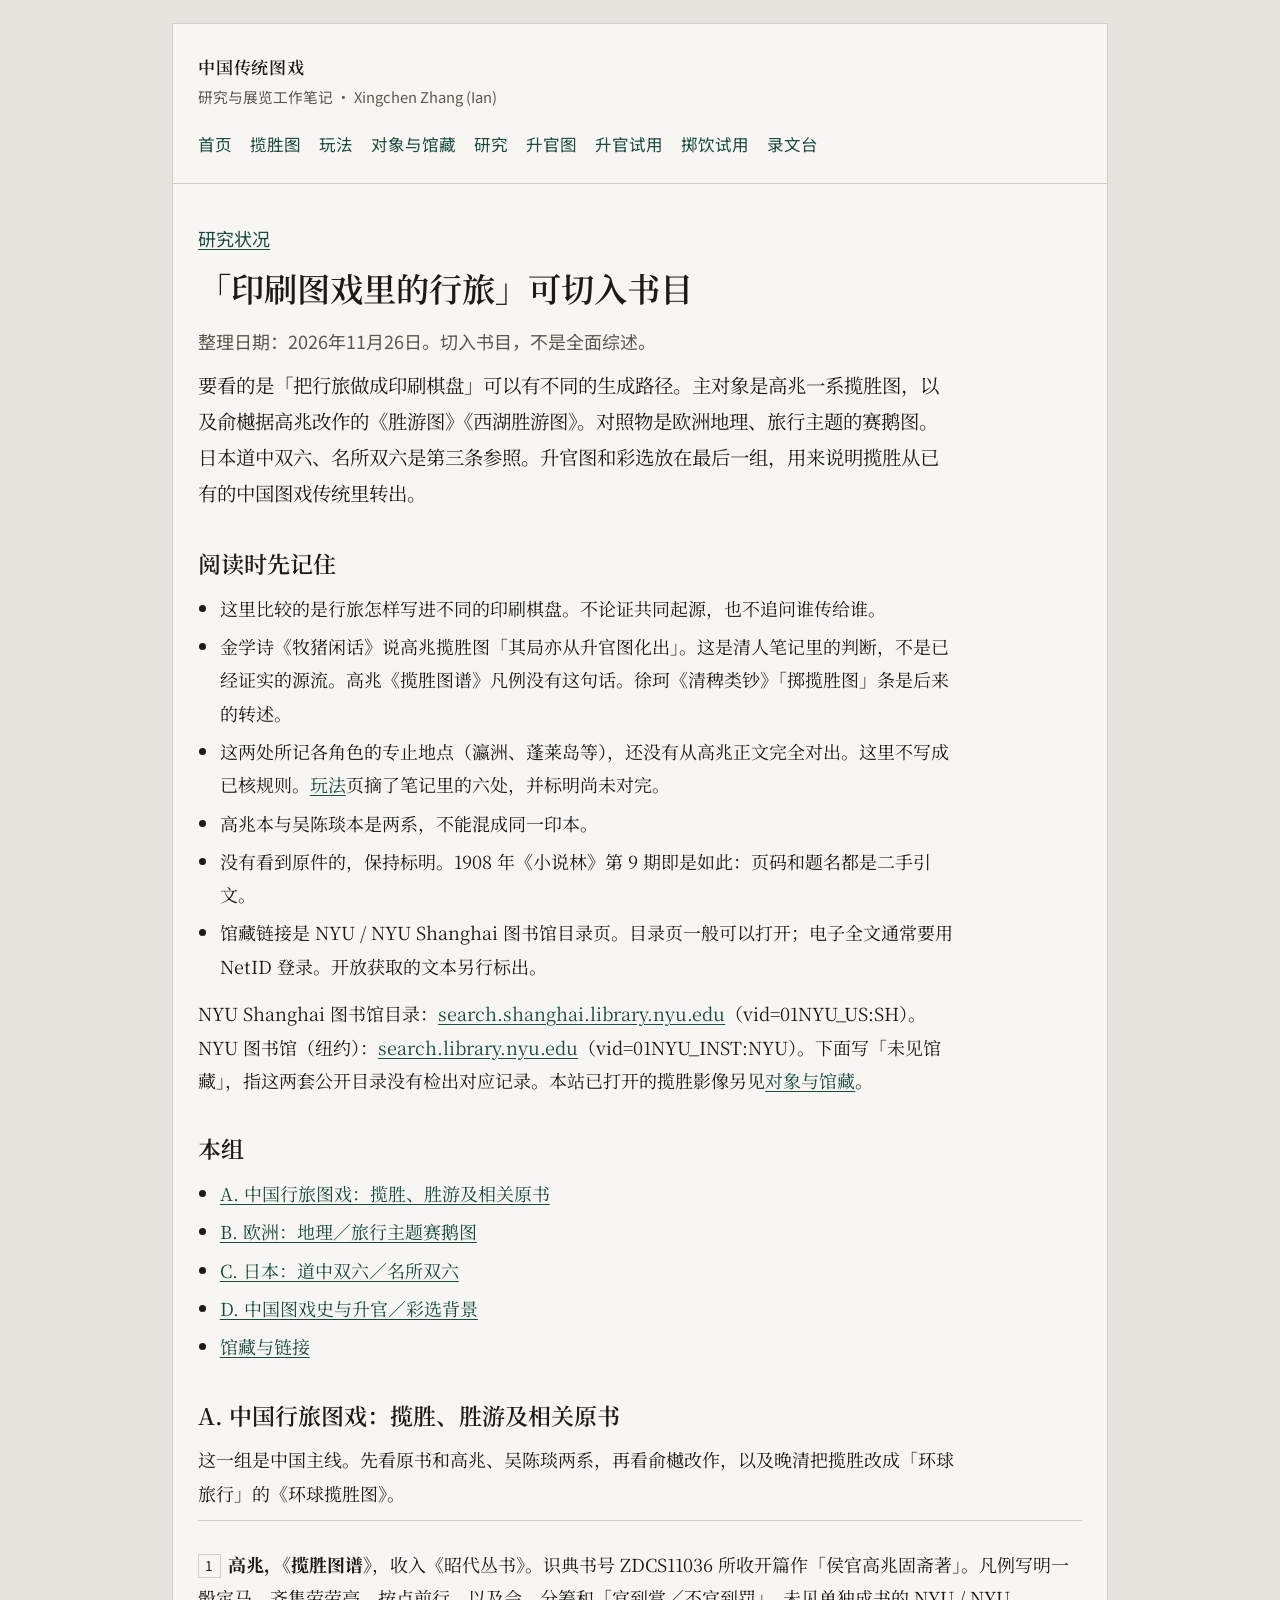
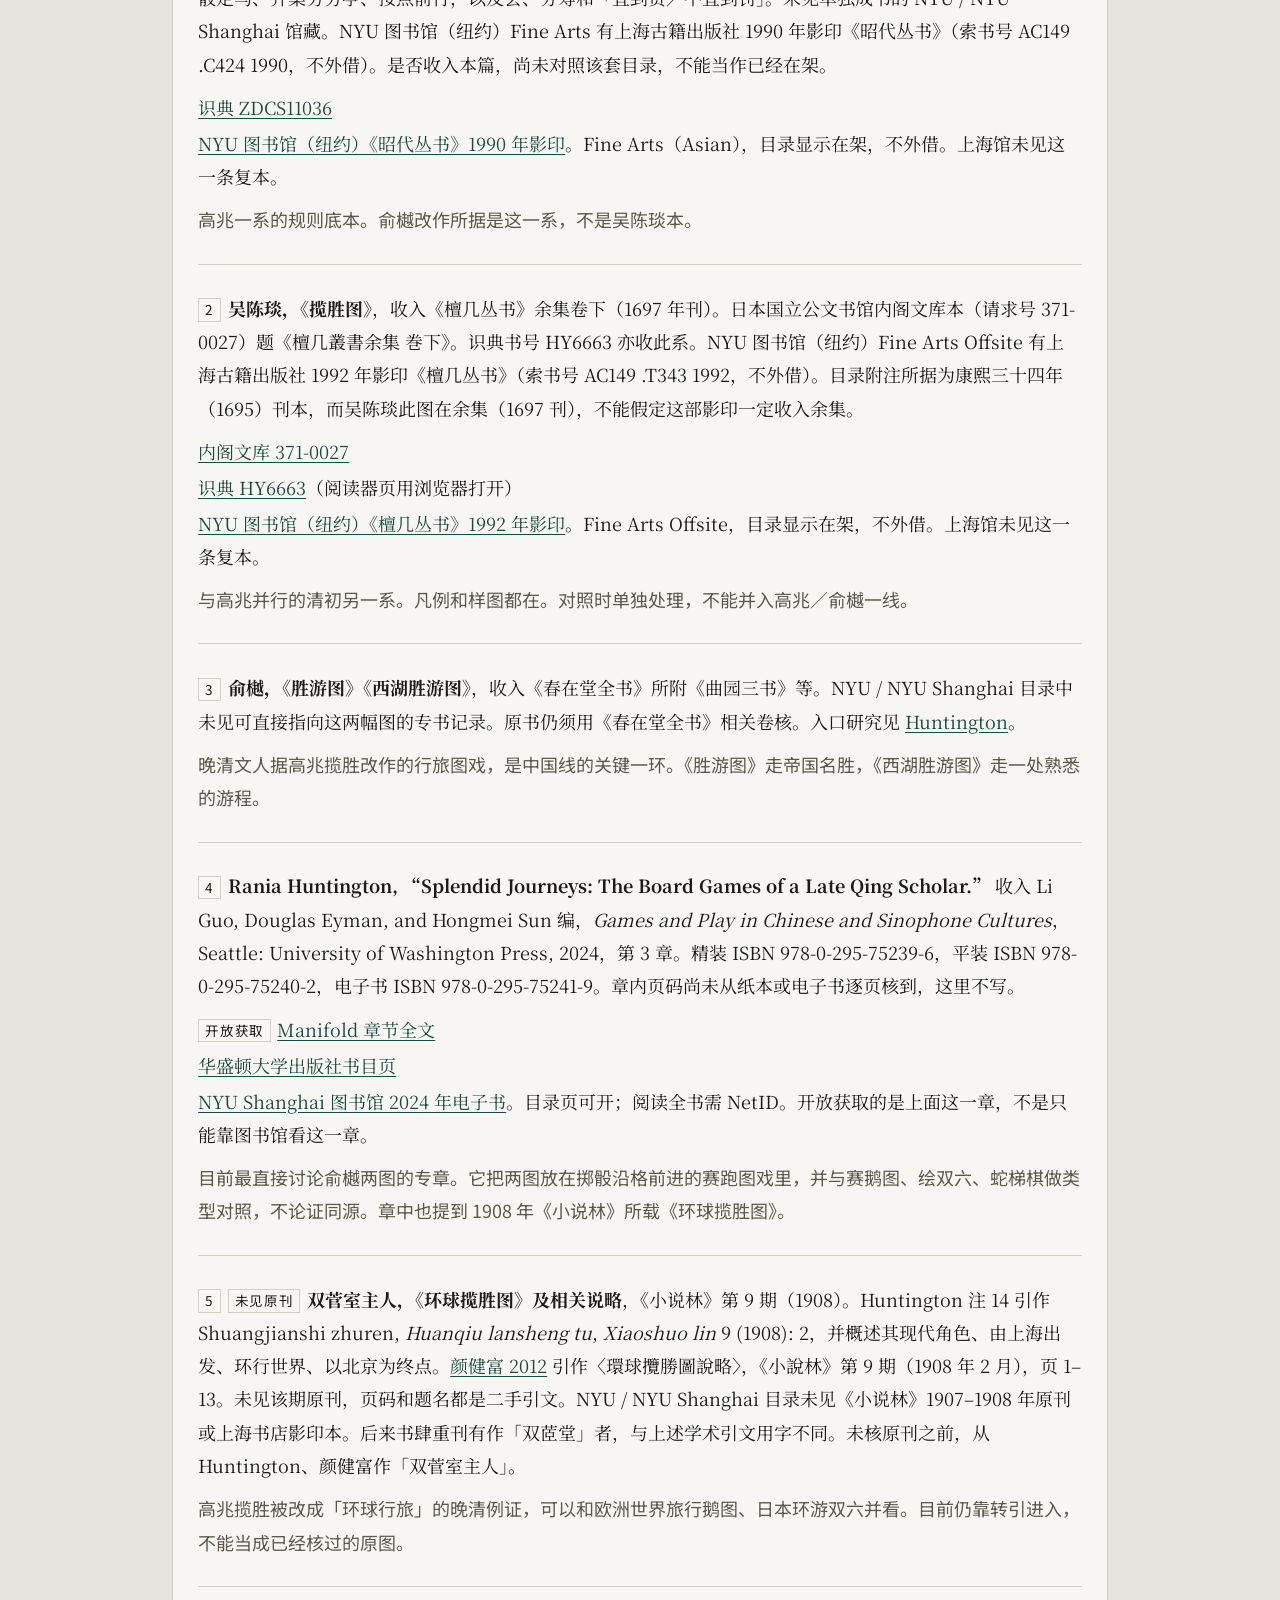
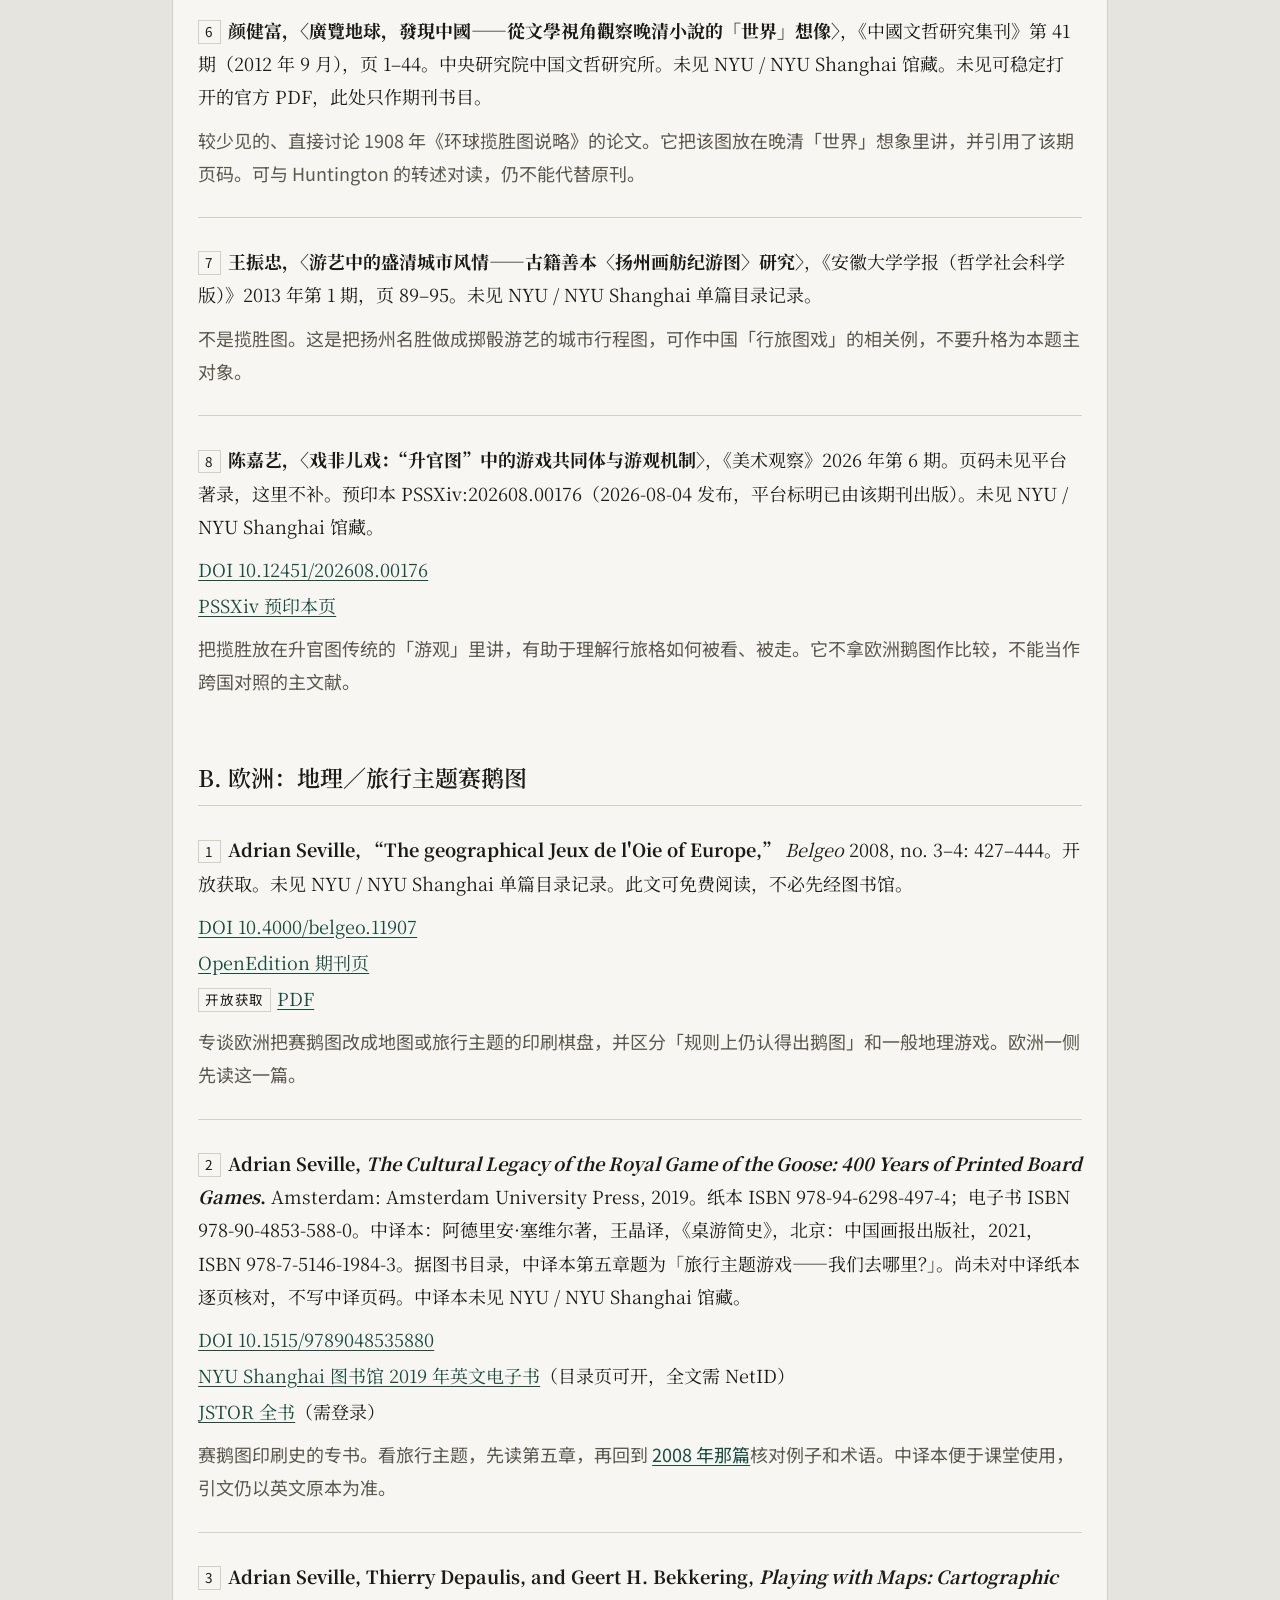
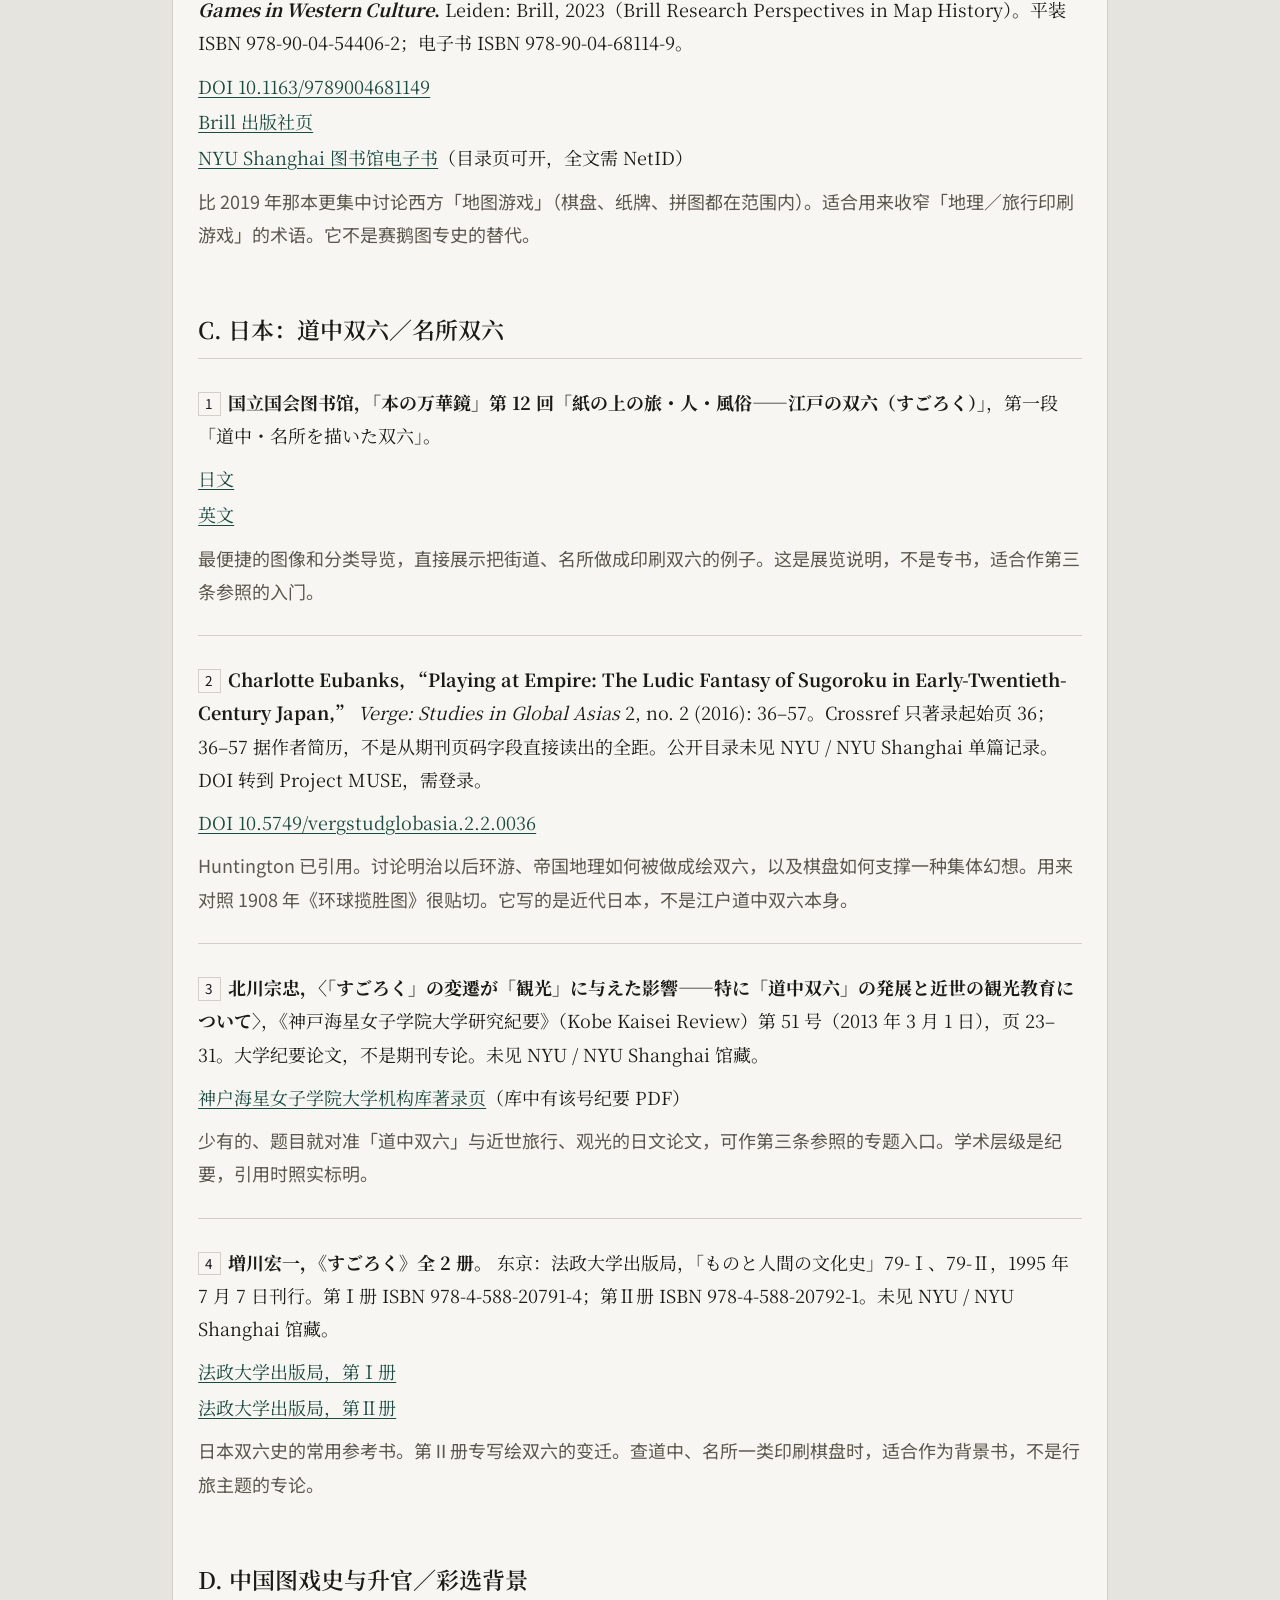
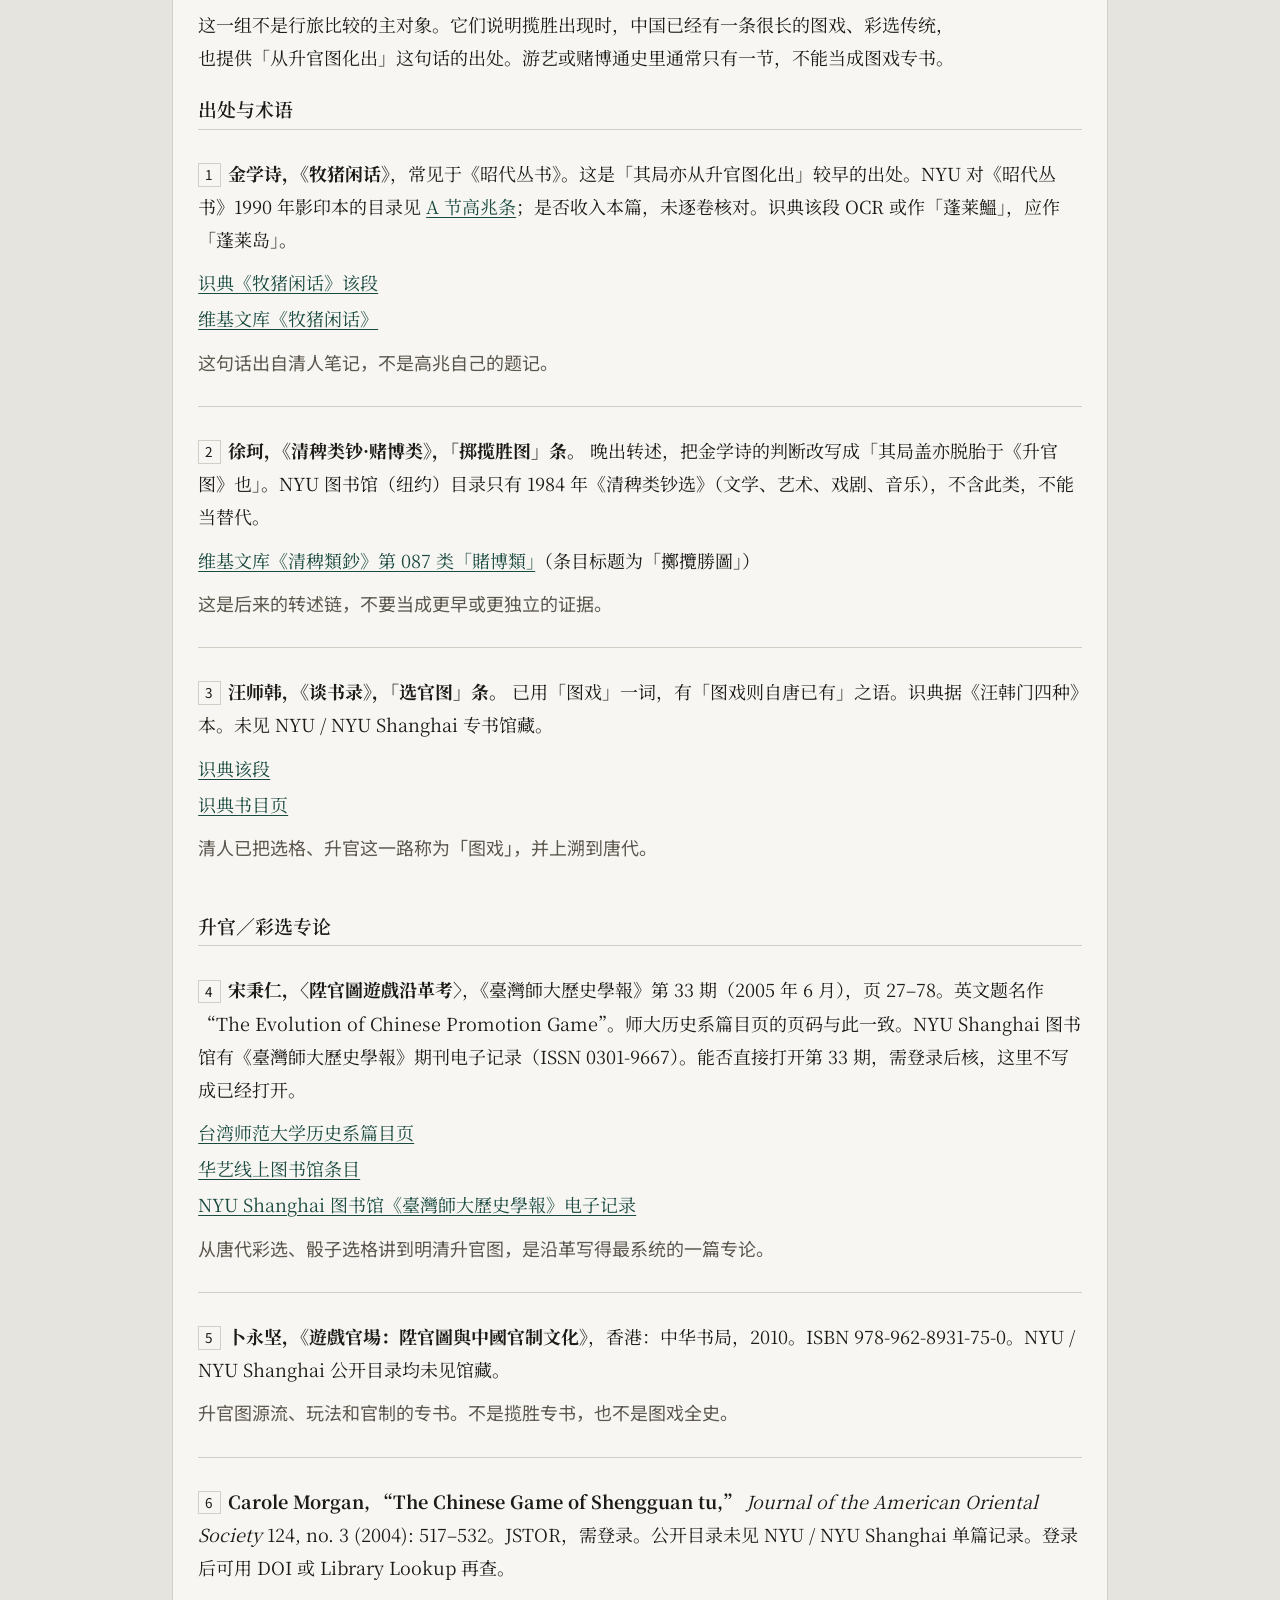
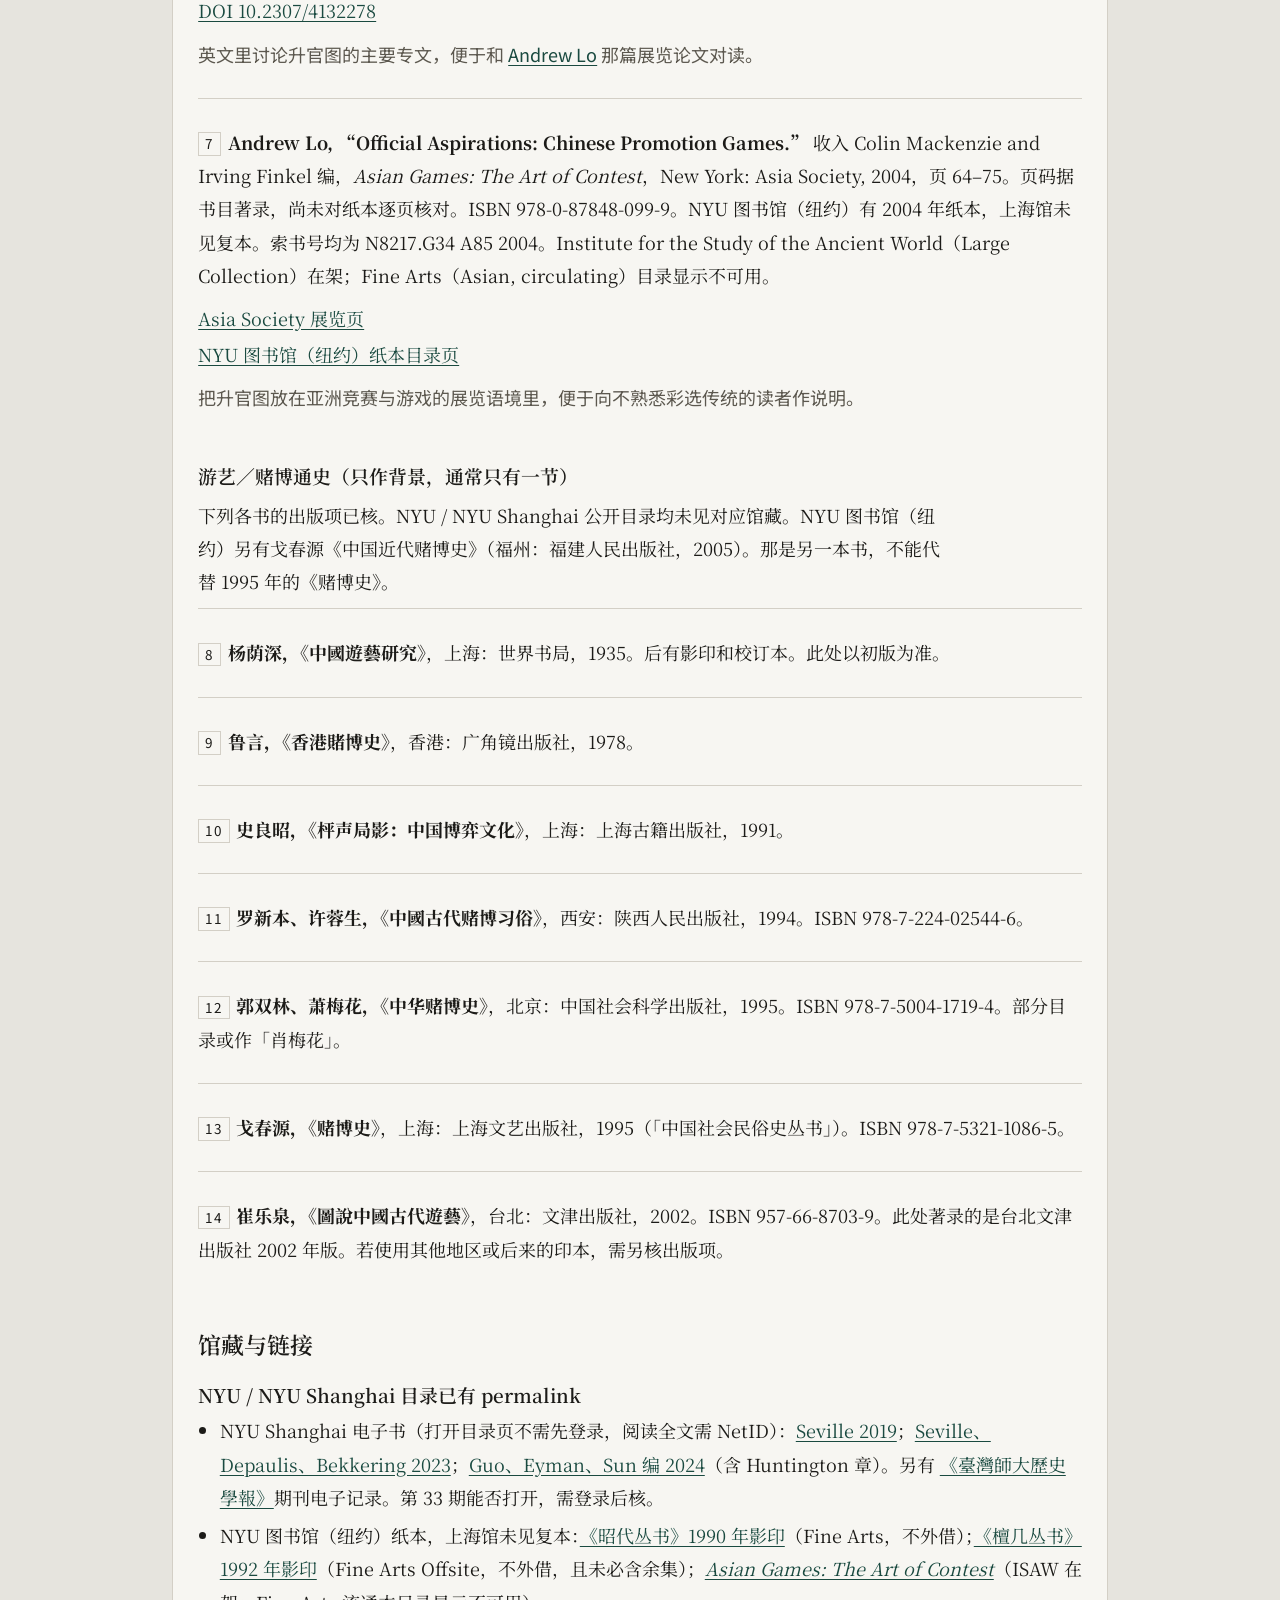
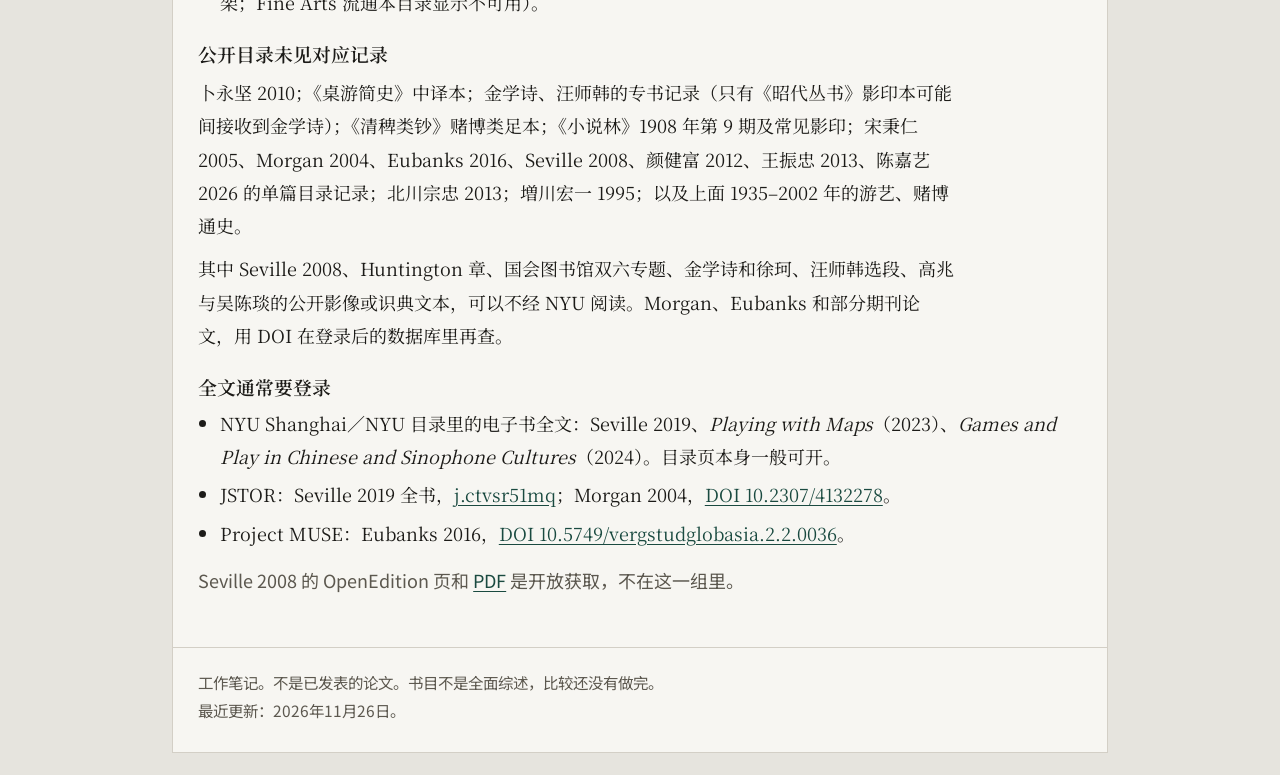
<file: docs/lansheng/bibliography.html>
<!DOCTYPE html>
<html lang="zh-Hans">
<head>
  <meta charset="utf-8">
  <meta name="viewport" content="width=device-width, initial-scale=1">
  <title>印刷图戏里的行旅：可切入书目 — 中国传统图戏</title>
  <meta name="description" content="揽胜、胜游与欧洲地理赛鹅图、日本道中双六的切入书目。比较印刷棋盘上的行旅，不论证同源或传播。">
  <link rel="preconnect" href="https://fonts.googleapis.com">
  <link rel="preconnect" href="https://fonts.gstatic.com" crossorigin>
  <link href="https://fonts.googleapis.com/css2?family=Noto+Sans+SC:wght@400;500;600&family=Noto+Serif+SC:wght@500;600&display=swap" rel="stylesheet">
  <link rel="stylesheet" href="../assets/site.css">
  <script src="../assets/site.js" defer></script>
</head>
<body>
  <a class="skip" href="#content">跳到正文</a>
  <div class="sheet">
    <header class="site-header">
      <p class="brand"><a href="../index.html">中国传统图戏</a></p>
      <p class="site-note">研究与展览工作笔记 · Xingchen Zhang (Ian)</p>
      <button type="button" class="nav-toggle" data-nav-toggle hidden>目录</button>
      <nav id="site-nav" class="site-nav" aria-label="全站">
        <ul>
          <li><a href="../index.html">首页</a></li>
          <li><a href="index.html">揽胜图</a></li>
          <li><a href="play.html">玩法</a></li>
          <li><a href="collections.html">对象与馆藏</a></li>
          <li><a href="research.html">研究</a></li>
          <li><a href="../shengguan/index.html">升官图</a></li>
          <li><a href="../shengguan/play.html">升官试用</a></li>
          <li><a href="zhiyin/play.html">掷饮试用</a></li>
          <li><a href="zhiyin/transcribe.html">录文台</a></li>
        </ul>
      </nav>
    </header>

    <main id="content">
      <p class="meta"><a href="research.html">研究状况</a></p>
      <h1>「印刷图戏里的行旅」可切入书目</h1>
      <p class="meta">整理日期：2026年11月26日。切入书目，不是全面综述。</p>
      <p class="lede">要看的是「把行旅做成印刷棋盘」可以有不同的生成路径。主对象是高兆一系揽胜图，以及俞樾据高兆改作的《胜游图》《西湖胜游图》。对照物是欧洲地理、旅行主题的赛鹅图。日本道中双六、名所双六是第三条参照。升官图和彩选放在最后一组，用来说明揽胜从已有的中国图戏传统里转出。</p>

      <h2>阅读时先记住</h2>
      <ul class="measure">
        <li>这里比较的是行旅怎样写进不同的印刷棋盘。不论证共同起源，也不追问谁传给谁。</li>
        <li>金学诗《牧猪闲话》说高兆揽胜图「其局亦从升官图化出」。这是清人笔记里的判断，不是已经证实的源流。高兆《揽胜图谱》凡例没有这句话。徐珂《清稗类钞》「掷揽胜图」条是后来的转述。</li>
        <li>这两处所记各角色的专止地点（瀛洲、蓬莱岛等），还没有从高兆正文完全对出。这里不写成已核规则。<a href="play.html">玩法</a>页摘了笔记里的六处，并标明尚未对完。</li>
        <li>高兆本与吴陈琰本是两系，不能混成同一印本。</li>
        <li>没有看到原件的，保持标明。1908 年《小说林》第 9 期即是如此：页码和题名都是二手引文。</li>
        <li>馆藏链接是 NYU / NYU Shanghai 图书馆目录页。目录页一般可以打开；电子全文通常要用 NetID 登录。开放获取的文本另行标出。</li>
      </ul>
      <p class="measure">NYU Shanghai 图书馆目录：<a href="https://search.shanghai.library.nyu.edu/discovery/search?vid=01NYU_US:SH">search.shanghai.library.nyu.edu</a>（vid=01NYU_US:SH）。NYU 图书馆（纽约）：<a href="https://search.library.nyu.edu/discovery/search?vid=01NYU_INST:NYU">search.library.nyu.edu</a>（vid=01NYU_INST:NYU）。下面写「未见馆藏」，指这两套公开目录没有检出对应记录。本站已打开的揽胜影像另见<a href="collections.html">对象与馆藏</a>。</p>

      <h2>本组</h2>
      <ul>
        <li><a href="#group-a">A. 中国行旅图戏：揽胜、胜游及相关原书</a></li>
        <li><a href="#group-b">B. 欧洲：地理／旅行主题赛鹅图</a></li>
        <li><a href="#group-c">C. 日本：道中双六／名所双六</a></li>
        <li><a href="#group-d">D. 中国图戏史与升官／彩选背景</a></li>
        <li><a href="#holdings">馆藏与链接</a></li>
      </ul>

      <h2 id="group-a">A. 中国行旅图戏：揽胜、胜游及相关原书</h2>
      <p class="measure">这一组是中国主线。先看原书和高兆、吴陈琰两系，再看俞樾改作，以及晚清把揽胜改成「环球旅行」的《环球揽胜图》。</p>
      <ul class="entry-list">
        <li id="gao">
          <p><span class="tag">1</span><strong>高兆，《揽胜图谱》</strong>，收入《昭代丛书》。识典书号 ZDCS11036 所收开篇作「侯官高兆固斋著」。凡例写明一骰定马、齐集劳劳亭、按点前行，以及会、分筹和「宜到赏／不宜到罚」。未见单独成书的 NYU / NYU Shanghai 馆藏。NYU 图书馆（纽约）Fine Arts 有上海古籍出版社 1990 年影印《昭代丛书》（索书号 AC149 .C424 1990，不外借）。是否收入本篇，尚未对照该套目录，不能当作已经在架。</p>
          <ul class="links">
            <li><a href="https://www.shidianguji.com/book/ZDCS11036">识典 ZDCS11036</a></li>
            <li><a href="https://search.library.nyu.edu/discovery/fulldisplay?docid=alma990019721920107876&amp;vid=01NYU_INST:NYU">NYU 图书馆（纽约）《昭代丛书》1990 年影印</a>。Fine Arts（Asian），目录显示在架，不外借。上海馆未见这一条复本。</li>
          </ul>
          <p class="aside">高兆一系的规则底本。俞樾改作所据是这一系，不是吴陈琰本。</p>
        </li>
        <li id="wu">
          <p><span class="tag">2</span><strong>吴陈琰，《揽胜图》</strong>，收入《檀几丛书》余集卷下（1697 年刊）。日本国立公文书馆内阁文库本（请求号 371-0027）题《檀几叢書余集 巻下》。识典书号 HY6663 亦收此系。NYU 图书馆（纽约）Fine Arts Offsite 有上海古籍出版社 1992 年影印《檀几丛书》（索书号 AC149 .T343 1992，不外借）。目录附注所据为康熙三十四年（1695）刊本，而吴陈琰此图在余集（1697 刊），不能假定这部影印一定收入余集。</p>
          <ul class="links">
            <li><a href="https://www.digital.archives.go.jp/item/3990128">内阁文库 371-0027</a></li>
            <li><a href="https://www.shidianguji.com/book/HY6663">识典 HY6663</a>（阅读器页用浏览器打开）</li>
            <li><a href="https://search.library.nyu.edu/discovery/fulldisplay?docid=alma990062808710107876&amp;vid=01NYU_INST:NYU">NYU 图书馆（纽约）《檀几丛书》1992 年影印</a>。Fine Arts Offsite，目录显示在架，不外借。上海馆未见这一条复本。</li>
          </ul>
          <p class="aside">与高兆并行的清初另一系。凡例和样图都在。对照时单独处理，不能并入高兆／俞樾一线。</p>
        </li>
        <li id="yuyue">
          <p><span class="tag">3</span><strong>俞樾，《胜游图》《西湖胜游图》</strong>，收入《春在堂全书》所附《曲园三书》等。NYU / NYU Shanghai 目录中未见可直接指向这两幅图的专书记录。原书仍须用《春在堂全书》相关卷核。入口研究见 <a href="#huntington">Huntington</a>。</p>
          <p class="aside">晚清文人据高兆揽胜改作的行旅图戏，是中国线的关键一环。《胜游图》走帝国名胜，《西湖胜游图》走一处熟悉的游程。</p>
        </li>
        <li id="huntington">
          <p><span class="tag">4</span><strong>Rania Huntington, “Splendid Journeys: The Board Games of a Late Qing Scholar.”</strong> 收入 Li Guo, Douglas Eyman, and Hongmei Sun 编，<i>Games and Play in Chinese and Sinophone Cultures</i>，Seattle: University of Washington Press, 2024，第 3 章。精装 ISBN 978-0-295-75239-6，平装 ISBN 978-0-295-75240-2，电子书 ISBN 978-0-295-75241-9。章内页码尚未从纸本或电子书逐页核到，这里不写。</p>
          <ul class="links">
            <li><span class="tag">开放获取</span><a href="https://uw.manifoldapp.org/read/14a9a5fa-5f9a-4479-9497-f46051bc4da9/section/694d19b4-c26e-4eeb-90b2-9eeeb559925a">Manifold 章节全文</a></li>
            <li><a href="https://uwapress.uw.edu/book/9780295752402/games-and-play-in-chinese-and-sinophone-cultures/">华盛顿大学出版社书目页</a></li>
            <li><a href="https://search.shanghai.library.nyu.edu/discovery/fulldisplay?docid=alma99102125996107871&amp;vid=01NYU_US:SH">NYU Shanghai 图书馆 2024 年电子书</a>。目录页可开；阅读全书需 NetID。开放获取的是上面这一章，不是只能靠图书馆看这一章。</li>
          </ul>
          <p class="aside">目前最直接讨论俞樾两图的专章。它把两图放在掷骰沿格前进的赛跑图戏里，并与赛鹅图、绘双六、蛇梯棋做类型对照，不论证同源。章中也提到 1908 年《小说林》所载《环球揽胜图》。</p>
        </li>
        <li id="huanqiu">
          <p><span class="tag">5</span><span class="tag">未见原刊</span><strong>双菅室主人，《环球揽胜图》及相关说略</strong>，《小说林》第 9 期（1908）。Huntington 注 14 引作 Shuangjianshi zhuren, <i>Huanqiu lansheng tu</i>, <i>Xiaoshuo lin</i> 9 (1908): 2，并概述其现代角色、由上海出发、环行世界、以北京为终点。<a href="#yan-2012">颜健富 2012</a> 引作〈環球攬勝圖說略〉，《小說林》第 9 期（1908 年 2 月），页 1–13。未见该期原刊，页码和题名都是二手引文。NYU / NYU Shanghai 目录未见《小说林》1907–1908 年原刊或上海书店影印本。后来书肆重刊有作「双茝堂」者，与上述学术引文用字不同。未核原刊之前，从 Huntington、颜健富作「双菅室主人」。</p>
          <p class="aside">高兆揽胜被改成「环球行旅」的晚清例证，可以和欧洲世界旅行鹅图、日本环游双六并看。目前仍靠转引进入，不能当成已经核过的原图。</p>
        </li>
        <li id="yan-2012">
          <p><span class="tag">6</span><strong>颜健富，〈廣覽地球，發現中國——從文學視角觀察晚清小說的「世界」想像〉</strong>，《中國文哲研究集刊》第 41 期（2012 年 9 月），页 1–44。中央研究院中国文哲研究所。未见 NYU / NYU Shanghai 馆藏。未见可稳定打开的官方 PDF，此处只作期刊书目。</p>
          <p class="aside">较少见的、直接讨论 1908 年《环球揽胜图说略》的论文。它把该图放在晚清「世界」想象里讲，并引用了该期页码。可与 Huntington 的转述对读，仍不能代替原刊。</p>
        </li>
        <li id="wang-2013">
          <p><span class="tag">7</span><strong>王振忠，〈游艺中的盛清城市风情——古籍善本〈扬州画舫纪游图〉研究〉</strong>，《安徽大学学报（哲学社会科学版）》2013 年第 1 期，页 89–95。未见 NYU / NYU Shanghai 单篇目录记录。</p>
          <p class="aside">不是揽胜图。这是把扬州名胜做成掷骰游艺的城市行程图，可作中国「行旅图戏」的相关例，不要升格为本题主对象。</p>
        </li>
        <li id="chen-2026">
          <p><span class="tag">8</span><strong>陈嘉艺，〈戏非儿戏：“升官图”中的游戏共同体与游观机制〉</strong>，《美术观察》2026 年第 6 期。页码未见平台著录，这里不补。预印本 PSSXiv:202608.00176（2026-08-04 发布，平台标明已由该期刊出版）。未见 NYU / NYU Shanghai 馆藏。</p>
          <ul class="links">
            <li><a href="https://doi.org/10.12451/202608.00176">DOI 10.12451/202608.00176</a></li>
            <li><a href="https://pssxiv.cn/abs/202608.00176">PSSXiv 预印本页</a></li>
          </ul>
          <p class="aside">把揽胜放在升官图传统的「游观」里讲，有助于理解行旅格如何被看、被走。它不拿欧洲鹅图作比较，不能当作跨国对照的主文献。</p>
        </li>
      </ul>

      <h2 id="group-b">B. 欧洲：地理／旅行主题赛鹅图</h2>
      <ul class="entry-list">
        <li id="seville-2008">
          <p><span class="tag">1</span><strong>Adrian Seville, “The geographical Jeux de l'Oie of Europe,”</strong> <i>Belgeo</i> 2008, no. 3–4: 427–444。开放获取。未见 NYU / NYU Shanghai 单篇目录记录。此文可免费阅读，不必先经图书馆。</p>
          <ul class="links">
            <li><a href="https://doi.org/10.4000/belgeo.11907">DOI 10.4000/belgeo.11907</a></li>
            <li><a href="https://journals.openedition.org/belgeo/11907">OpenEdition 期刊页</a></li>
            <li><span class="tag">开放获取</span><a href="https://www.giochidelloca.it/storia/belgeo.pdf">PDF</a></li>
          </ul>
          <p class="aside">专谈欧洲把赛鹅图改成地图或旅行主题的印刷棋盘，并区分「规则上仍认得出鹅图」和一般地理游戏。欧洲一侧先读这一篇。</p>
        </li>
        <li id="seville-2019">
          <p><span class="tag">2</span><strong>Adrian Seville, <i>The Cultural Legacy of the Royal Game of the Goose: 400 Years of Printed Board Games</i>.</strong> Amsterdam: Amsterdam University Press, 2019。纸本 ISBN 978-94-6298-497-4；电子书 ISBN 978-90-4853-588-0。中译本：阿德里安·塞维尔著，王晶译，《桌游简史》，北京：中国画报出版社，2021，ISBN 978-7-5146-1984-3。据图书目录，中译本第五章题为「旅行主题游戏——我们去哪里？」。尚未对中译纸本逐页核对，不写中译页码。中译本未见 NYU / NYU Shanghai 馆藏。</p>
          <ul class="links">
            <li><a href="https://doi.org/10.1515/9789048535880">DOI 10.1515/9789048535880</a></li>
            <li><a href="https://search.shanghai.library.nyu.edu/discovery/fulldisplay?docid=alma990078971700107871&amp;vid=01NYU_US:SH">NYU Shanghai 图书馆 2019 年英文电子书</a>（目录页可开，全文需 NetID）</li>
            <li><a href="https://www.jstor.org/stable/j.ctvsr51mq">JSTOR 全书</a>（需登录）</li>
          </ul>
          <p class="aside">赛鹅图印刷史的专书。看旅行主题，先读第五章，再回到 <a href="#seville-2008">2008 年那篇</a>核对例子和术语。中译本便于课堂使用，引文仍以英文原本为准。</p>
        </li>
        <li id="playing-with-maps">
          <p><span class="tag">3</span><strong>Adrian Seville, Thierry Depaulis, and Geert H. Bekkering, <i>Playing with Maps: Cartographic Games in Western Culture</i>.</strong> Leiden: Brill, 2023（Brill Research Perspectives in Map History）。平装 ISBN 978-90-04-54406-2；电子书 ISBN 978-90-04-68114-9。</p>
          <ul class="links">
            <li><a href="https://doi.org/10.1163/9789004681149">DOI 10.1163/9789004681149</a></li>
            <li><a href="https://brill.com/display/title/64720">Brill 出版社页</a></li>
            <li><a href="https://search.shanghai.library.nyu.edu/discovery/fulldisplay?docid=alma990066363510107871&amp;vid=01NYU_US:SH">NYU Shanghai 图书馆电子书</a>（目录页可开，全文需 NetID）</li>
          </ul>
          <p class="aside">比 2019 年那本更集中讨论西方「地图游戏」（棋盘、纸牌、拼图都在范围内）。适合用来收窄「地理／旅行印刷游戏」的术语。它不是赛鹅图专史的替代。</p>
        </li>
      </ul>

      <h2 id="group-c">C. 日本：道中双六／名所双六</h2>
      <ul class="entry-list">
        <li id="ndl">
          <p><span class="tag">1</span><strong>国立国会图书馆，「本の万華鏡」第 12 回「紙の上の旅・人・風俗——江戸の双六（すごろく）」</strong>，第一段「道中・名所を描いた双六」。</p>
          <ul class="links">
            <li><a href="https://www.ndl.go.jp/kaleido/entry/12/1.html">日文</a></li>
            <li><a href="https://www.ndl.go.jp/kaleido/e/entry/12/1.html">英文</a></li>
          </ul>
          <p class="aside">最便捷的图像和分类导览，直接展示把街道、名所做成印刷双六的例子。这是展览说明，不是专书，适合作第三条参照的入门。</p>
        </li>
        <li id="eubanks">
          <p><span class="tag">2</span><strong>Charlotte Eubanks, “Playing at Empire: The Ludic Fantasy of Sugoroku in Early-Twentieth-Century Japan,”</strong> <i>Verge: Studies in Global Asias</i> 2, no. 2 (2016): 36–57。Crossref 只著录起始页 36；36–57 据作者简历，不是从期刊页码字段直接读出的全距。公开目录未见 NYU / NYU Shanghai 单篇记录。DOI 转到 Project MUSE，需登录。</p>
          <ul class="links">
            <li><a href="https://doi.org/10.5749/vergstudglobasia.2.2.0036">DOI 10.5749/vergstudglobasia.2.2.0036</a></li>
          </ul>
          <p class="aside">Huntington 已引用。讨论明治以后环游、帝国地理如何被做成绘双六，以及棋盘如何支撑一种集体幻想。用来对照 1908 年《环球揽胜图》很贴切。它写的是近代日本，不是江户道中双六本身。</p>
        </li>
        <li id="kitagawa">
          <p><span class="tag">3</span><strong>北川宗忠，〈「すごろく」の変遷が「観光」に与えた影響——特に「道中双六」の発展と近世の観光教育について〉</strong>，《神戸海星女子学院大学研究紀要》（Kobe Kaisei Review）第 51 号（2013 年 3 月 1 日），页 23–31。大学纪要论文，不是期刊专论。未见 NYU / NYU Shanghai 馆藏。</p>
          <ul class="links">
            <li><a href="https://kaisei.repo.nii.ac.jp/records/2000171">神户海星女子学院大学机构库著录页</a>（库中有该号纪要 PDF）</li>
          </ul>
          <p class="aside">少有的、题目就对准「道中双六」与近世旅行、观光的日文论文，可作第三条参照的专题入口。学术层级是纪要，引用时照实标明。</p>
        </li>
        <li id="masukawa">
          <p><span class="tag">4</span><strong>増川宏一，《すごろく》全 2 册。</strong> 东京：法政大学出版局，「ものと人間の文化史」79-Ⅰ、79-Ⅱ，1995 年 7 月 7 日刊行。第Ⅰ册 ISBN 978-4-588-20791-4；第Ⅱ册 ISBN 978-4-588-20792-1。未见 NYU / NYU Shanghai 馆藏。</p>
          <ul class="links">
            <li><a href="https://www.h-up.com/products/isbn978-4-588-20791-4">法政大学出版局，第Ⅰ册</a></li>
            <li><a href="https://www.h-up.com/products/isbn978-4-588-20792-1">法政大学出版局，第Ⅱ册</a></li>
          </ul>
          <p class="aside">日本双六史的常用参考书。第Ⅱ册专写绘双六的变迁。查道中、名所一类印刷棋盘时，适合作为背景书，不是行旅主题的专论。</p>
        </li>
      </ul>

      <h2 id="group-d">D. 中国图戏史与升官／彩选背景</h2>
      <p class="measure">这一组不是行旅比较的主对象。它们说明揽胜出现时，中国已经有一条很长的图戏、彩选传统，也提供「从升官图化出」这句话的出处。游艺或赌博通史里通常只有一节，不能当成图戏专书。</p>

      <h3>出处与术语</h3>
      <ul class="entry-list">
        <li id="jin">
          <p><span class="tag">1</span><strong>金学诗，《牧猪闲话》</strong>，常见于《昭代丛书》。这是「其局亦从升官图化出」较早的出处。NYU 对《昭代丛书》1990 年影印本的目录见 <a href="#gao">A 节高兆条</a>；是否收入本篇，未逐卷核对。识典该段 OCR 或作「蓬莱鰮」，应作「蓬莱岛」。</p>
          <ul class="links">
            <li><a href="https://www.shidianguji.com/book/ZDCS11043/chapter/1mjbcvkd2wjea">识典《牧猪闲话》该段</a></li>
            <li><a href="https://zh.wikisource.org/zh-hant/%E7%89%A7%E8%B1%AC%E9%96%92%E8%A9%B1">维基文库《牧猪闲话》</a></li>
          </ul>
          <p class="aside">这句话出自清人笔记，不是高兆自己的题记。</p>
        </li>
        <li id="xu">
          <p><span class="tag">2</span><strong>徐珂，《清稗类钞·赌博类》，「掷揽胜图」条。</strong> 晚出转述，把金学诗的判断改写成「其局盖亦脱胎于《升官图》也」。NYU 图书馆（纽约）目录只有 1984 年《清稗类钞选》（文学、艺术、戏剧、音乐），不含此类，不能当替代。</p>
          <ul class="links">
            <li><a href="https://zh.wikisource.org/zh-hant/%E6%B8%85%E7%A8%97%E9%A1%9E%E9%88%94/087">维基文库《清稗類鈔》第 087 类「賭博類」</a>（条目标题为「擲攬勝圖」）</li>
          </ul>
          <p class="aside">这是后来的转述链，不要当成更早或更独立的证据。</p>
        </li>
        <li id="wang-shihan">
          <p><span class="tag">3</span><strong>汪师韩，《谈书录》，「选官图」条。</strong> 已用「图戏」一词，有「图戏则自唐已有」之语。识典据《汪韩门四种》本。未见 NYU / NYU Shanghai 专书馆藏。</p>
          <ul class="links">
            <li><a href="https://www.shidianguji.com/mid-page/7706653635253813275">识典该段</a></li>
            <li><a href="https://www.shidianguji.com/book/NGJ892411999010319112737/chapter/1lo1qt0jdvtig">识典书目页</a></li>
          </ul>
          <p class="aside">清人已把选格、升官这一路称为「图戏」，并上溯到唐代。</p>
        </li>
      </ul>

      <h3>升官／彩选专论</h3>
      <ul class="entry-list">
        <li id="song">
          <p><span class="tag">4</span><strong>宋秉仁，〈陞官圖遊戲沿革考〉</strong>，《臺灣師大歷史學報》第 33 期（2005 年 6 月），页 27–78。英文题名作 “The Evolution of Chinese Promotion Game”。师大历史系篇目页的页码与此一致。NYU Shanghai 图书馆有《臺灣師大歷史學報》期刊电子记录（ISSN 0301-9667）。能否直接打开第 33 期，需登录后核，这里不写成已经打开。</p>
          <ul class="links">
            <li><a href="https://www.his.ntnu.edu.tw/publish01/show_paper_detail.php?issue_id=37&amp;paper_id=221">台湾师范大学历史系篇目页</a></li>
            <li><a href="https://www.airitilibrary.com/Article/Detail/03019667-200506-x-33-27-78-a">华艺线上图书馆条目</a></li>
            <li><a href="https://search.shanghai.library.nyu.edu/discovery/fulldisplay?docid=alma9998648579707871&amp;vid=01NYU_US:SH">NYU Shanghai 图书馆《臺灣師大歷史學報》电子记录</a></li>
          </ul>
          <p class="aside">从唐代彩选、骰子选格讲到明清升官图，是沿革写得最系统的一篇专论。</p>
        </li>
        <li id="bu">
          <p><span class="tag">5</span><strong>卜永坚，《遊戲官場：陞官圖與中國官制文化》</strong>，香港：中华书局，2010。ISBN 978-962-8931-75-0。NYU / NYU Shanghai 公开目录均未见馆藏。</p>
          <p class="aside">升官图源流、玩法和官制的专书。不是揽胜专书，也不是图戏全史。</p>
        </li>
        <li id="morgan">
          <p><span class="tag">6</span><strong>Carole Morgan, “The Chinese Game of Shengguan tu,”</strong> <i>Journal of the American Oriental Society</i> 124, no. 3 (2004): 517–532。JSTOR，需登录。公开目录未见 NYU / NYU Shanghai 单篇记录。登录后可用 DOI 或 Library Lookup 再查。</p>
          <ul class="links">
            <li><a href="https://doi.org/10.2307/4132278">DOI 10.2307/4132278</a></li>
          </ul>
          <p class="aside">英文里讨论升官图的主要专文，便于和 <a href="#lo-2004">Andrew Lo</a> 那篇展览论文对读。</p>
        </li>
        <li id="lo-2004">
          <p><span class="tag">7</span><strong>Andrew Lo, “Official Aspirations: Chinese Promotion Games.”</strong> 收入 Colin Mackenzie and Irving Finkel 编，<i>Asian Games: The Art of Contest</i>，New York: Asia Society, 2004，页 64–75。页码据书目著录，尚未对纸本逐页核对。ISBN 978-0-87848-099-9。NYU 图书馆（纽约）有 2004 年纸本，上海馆未见复本。索书号均为 N8217.G34 A85 2004。Institute for the Study of the Ancient World（Large Collection）在架；Fine Arts（Asian, circulating）目录显示不可用。</p>
          <ul class="links">
            <li><a href="https://sites.asiasociety.org/arts/asiangames/chance04.html">Asia Society 展览页</a></li>
            <li><a href="https://search.library.nyu.edu/discovery/fulldisplay?docid=alma990011757040107876&amp;vid=01NYU_INST:NYU">NYU 图书馆（纽约）纸本目录页</a></li>
          </ul>
          <p class="aside">把升官图放在亚洲竞赛与游戏的展览语境里，便于向不熟悉彩选传统的读者作说明。</p>
        </li>
      </ul>

      <h3 id="surveys">游艺／赌博通史（只作背景，通常只有一节）</h3>
      <p class="measure">下列各书的出版项已核。NYU / NYU Shanghai 公开目录均未见对应馆藏。NYU 图书馆（纽约）另有戈春源《中国近代赌博史》（福州：福建人民出版社，2005）。那是另一本书，不能代替 1995 年的《赌博史》。</p>
      <ul class="entry-list">
        <li>
          <p><span class="tag">8</span><strong>杨荫深，《中國遊藝研究》</strong>，上海：世界书局，1935。后有影印和校订本。此处以初版为准。</p>
        </li>
        <li>
          <p><span class="tag">9</span><strong>鲁言，《香港賭博史》</strong>，香港：广角镜出版社，1978。</p>
        </li>
        <li>
          <p><span class="tag">10</span><strong>史良昭，《枰声局影：中国博弈文化》</strong>，上海：上海古籍出版社，1991。</p>
        </li>
        <li>
          <p><span class="tag">11</span><strong>罗新本、许蓉生，《中國古代赌博习俗》</strong>，西安：陕西人民出版社，1994。ISBN 978-7-224-02544-6。</p>
        </li>
        <li>
          <p><span class="tag">12</span><strong>郭双林、萧梅花，《中华赌博史》</strong>，北京：中国社会科学出版社，1995。ISBN 978-7-5004-1719-4。部分目录或作「肖梅花」。</p>
        </li>
        <li>
          <p><span class="tag">13</span><strong>戈春源，《赌博史》</strong>，上海：上海文艺出版社，1995（「中国社会民俗史丛书」）。ISBN 978-7-5321-1086-5。</p>
        </li>
        <li>
          <p><span class="tag">14</span><strong>崔乐泉，《圖說中國古代遊藝》</strong>，台北：文津出版社，2002。ISBN 957-66-8703-9。此处著录的是台北文津出版社 2002 年版。若使用其他地区或后来的印本，需另核出版项。</p>
        </li>
      </ul>

      <h2 id="holdings">馆藏与链接</h2>
      <h3>NYU / NYU Shanghai 目录已有 permalink</h3>
      <ul>
        <li>NYU Shanghai 电子书（打开目录页不需先登录，阅读全文需 NetID）：<a href="#seville-2019">Seville 2019</a>；<a href="#playing-with-maps">Seville、Depaulis、Bekkering 2023</a>；<a href="#huntington">Guo、Eyman、Sun 编 2024</a>（含 Huntington 章）。另有 <a href="#song">《臺灣師大歷史學報》</a>期刊电子记录。第 33 期能否打开，需登录后核。</li>
        <li>NYU 图书馆（纽约）纸本，上海馆未见复本：<a href="#gao">《昭代丛书》1990 年影印</a>（Fine Arts，不外借）；<a href="#wu">《檀几丛书》1992 年影印</a>（Fine Arts Offsite，不外借，且未必含余集）；<a href="#lo-2004"><i>Asian Games: The Art of Contest</i></a>（ISAW 在架；Fine Arts 流通本目录显示不可用）。</li>
      </ul>

      <h3>公开目录未见对应记录</h3>
      <p class="measure">卜永坚 2010；《桌游简史》中译本；金学诗、汪师韩的专书记录（只有《昭代丛书》影印本可能间接收到金学诗）；《清稗类钞》赌博类足本；《小说林》1908 年第 9 期及常见影印；宋秉仁 2005、Morgan 2004、Eubanks 2016、Seville 2008、颜健富 2012、王振忠 2013、陈嘉艺 2026 的单篇目录记录；北川宗忠 2013；増川宏一 1995；以及上面 1935–2002 年的游艺、赌博通史。</p>
      <p class="measure">其中 Seville 2008、Huntington 章、国会图书馆双六专题、金学诗和徐珂、汪师韩选段、高兆与吴陈琰的公开影像或识典文本，可以不经 NYU 阅读。Morgan、Eubanks 和部分期刊论文，用 DOI 在登录后的数据库里再查。</p>

      <h3>全文通常要登录</h3>
      <ul>
        <li>NYU Shanghai／NYU 目录里的电子书全文：Seville 2019、<i>Playing with Maps</i>（2023）、<i>Games and Play in Chinese and Sinophone Cultures</i>（2024）。目录页本身一般可开。</li>
        <li>JSTOR：Seville 2019 全书，<a href="https://www.jstor.org/stable/j.ctvsr51mq">j.ctvsr51mq</a>；Morgan 2004，<a href="https://doi.org/10.2307/4132278">DOI 10.2307/4132278</a>。</li>
        <li>Project MUSE：Eubanks 2016，<a href="https://doi.org/10.5749/vergstudglobasia.2.2.0036">DOI 10.5749/vergstudglobasia.2.2.0036</a>。</li>
      </ul>
      <p class="aside">Seville 2008 的 OpenEdition 页和 <a href="https://www.giochidelloca.it/storia/belgeo.pdf">PDF</a> 是开放获取，不在这一组里。</p>
    </main>

    <footer class="site-footer">
      <p>工作笔记。不是已发表的论文。书目不是全面综述，比较还没有做完。</p>
      <p>最近更新：2026年11月26日。</p>
    </footer>
  </div>
</body>
</html>
</file>
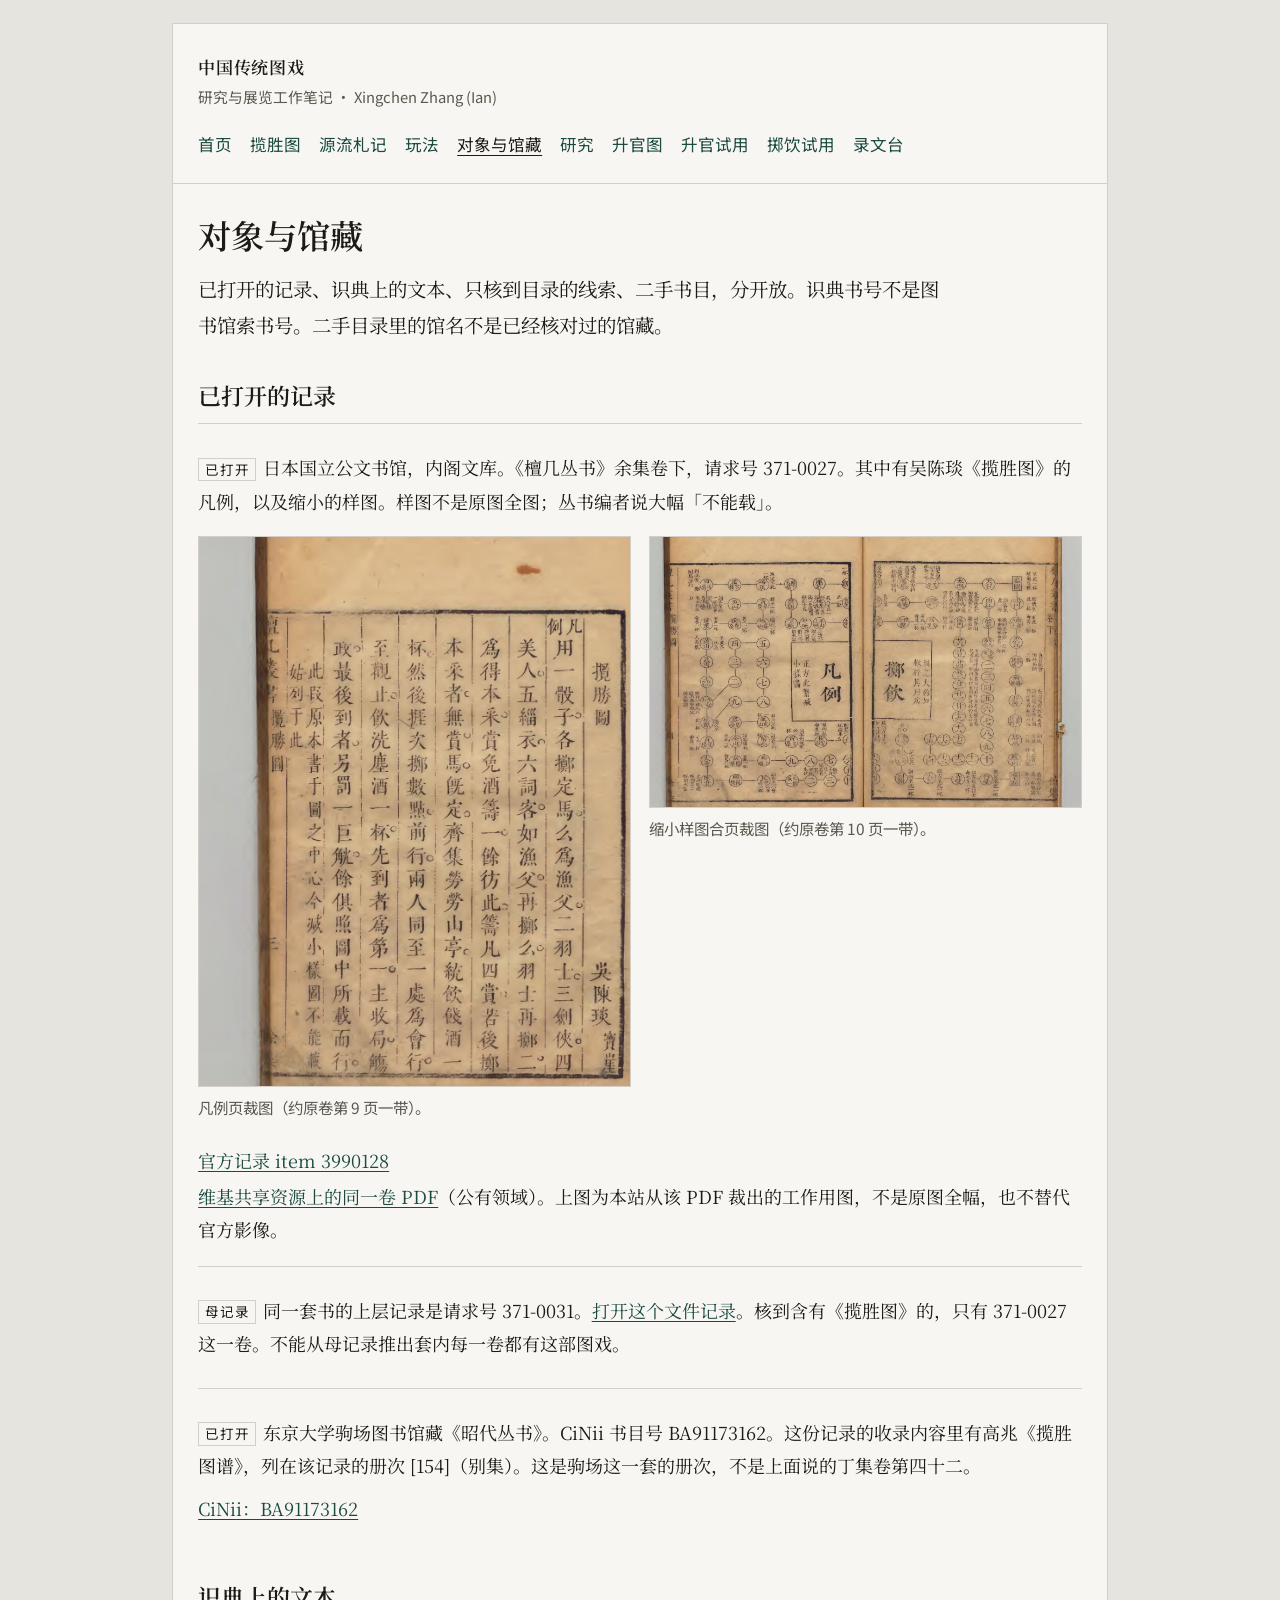
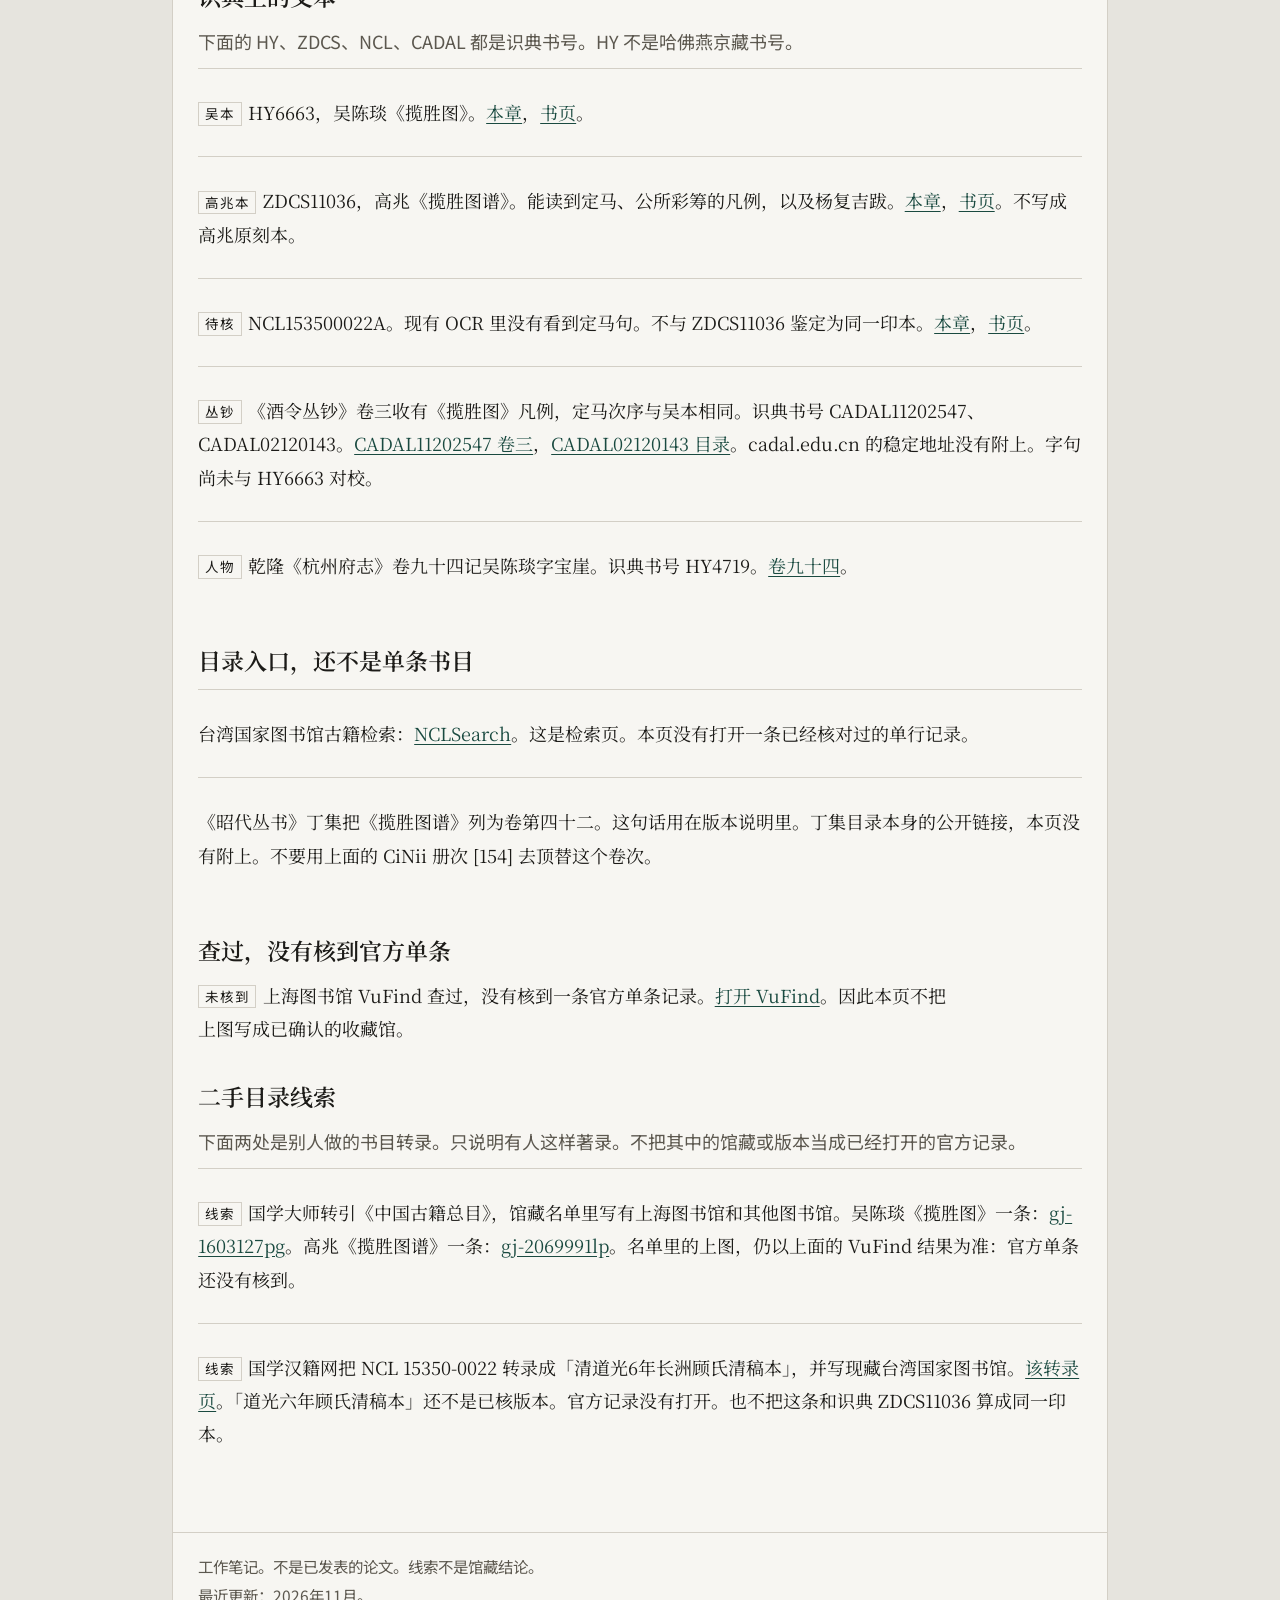
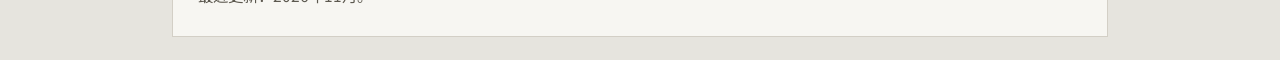
<file: docs/lansheng/collections.html>
<!DOCTYPE html>
<html lang="zh-Hans">
<head>
  <meta charset="utf-8">
  <meta name="viewport" content="width=device-width, initial-scale=1">
  <title>揽胜图：对象与馆藏 — 中国传统图戏</title>
  <meta name="description" content="揽胜图已打开的档案、识典书号和二手目录线索分开列出。上图没有核到官方单条记录。">
  <link rel="preconnect" href="https://fonts.googleapis.com">
  <link rel="preconnect" href="https://fonts.gstatic.com" crossorigin>
  <link href="https://fonts.googleapis.com/css2?family=Noto+Sans+SC:wght@400;500;600&family=Noto+Serif+SC:wght@500;600&display=swap" rel="stylesheet">
  <link rel="stylesheet" href="../assets/site.css">
  <script src="../assets/site.js" defer></script>
</head>
<body>
  <a class="skip" href="#content">跳到正文</a>
  <div class="sheet">
    <header class="site-header">
      <p class="brand"><a href="../index.html">中国传统图戏</a></p>
      <p class="site-note">研究与展览工作笔记 · Xingchen Zhang (Ian)</p>
      <button type="button" class="nav-toggle" data-nav-toggle hidden>目录</button>
      <nav id="site-nav" class="site-nav" aria-label="全站">
        <ul>
          <li><a href="../index.html">首页</a></li>
          <li><a href="index.html">揽胜图</a></li>
          <li><a href="history.html">源流札记</a></li>
          <li><a href="play.html">玩法</a></li>
          <li><a href="collections.html" aria-current="page">对象与馆藏</a></li>
          <li><a href="research.html">研究</a></li>
          <li><a href="../shengguan/index.html">升官图</a></li>
          <li><a href="../shengguan/play.html">升官试用</a></li>
          <li><a href="zhiyin/play.html">掷饮试用</a></li>
          <li><a href="zhiyin/transcribe.html">录文台</a></li>
        </ul>
      </nav>
    </header>

    <main id="content">
      <h1>对象与馆藏</h1>
      <p class="lede">已打开的记录、识典上的文本、只核到目录的线索、二手书目，分开放。识典书号不是图书馆索书号。二手目录里的馆名不是已经核对过的馆藏。</p>

      <h2>已打开的记录</h2>
      <ul class="entry-list">
        <li>
          <p><span class="tag">已打开</span>日本国立公文书馆，内阁文库。《檀几丛书》余集卷下，请求号 371-0027。其中有吴陈琰《揽胜图》的凡例，以及缩小的样图。样图不是原图全图；丛书编者说大幅「不能载」。</p>
          <div class="fig-pair">
            <figure class="fig">
              <img src="assets/wu-fanli-371-0027.jpg" alt="吴陈琰《揽胜图》凡例页裁图" width="1000" height="1275" loading="lazy">
              <figcaption>凡例页裁图（约原卷第 9 页一带）。</figcaption>
            </figure>
            <figure class="fig">
              <img src="assets/wu-sample-371-0027.jpg" alt="吴陈琰《揽胜图》缩小样图裁图" width="1600" height="1004" loading="lazy">
              <figcaption>缩小样图合页裁图（约原卷第 10 页一带）。</figcaption>
            </figure>
          </div>
          <ul class="links">
            <li><a href="https://www.digital.archives.go.jp/item/3990128">官方记录 item 3990128</a></li>
            <li><a href="https://commons.wikimedia.org/wiki/File:NAJDA-371-0027_%E6%AA%80%E5%87%A0%E5%8F%A2%E6%9B%B8%E4%BD%99%E9%9B%86_%E5%B7%BB%E4%B8%8B.pdf">维基共享资源上的同一卷 PDF</a>（公有领域）。上图为本站从该 PDF 裁出的工作用图，不是原图全幅，也不替代官方影像。</li>
          </ul>
        </li>
        <li>
          <p><span class="tag">母记录</span>同一套书的上层记录是请求号 371-0031。<a href="https://www.digital.archives.go.jp/file/1084355">打开这个文件记录</a>。核到含有《揽胜图》的，只有 371-0027 这一卷。不能从母记录推出套内每一卷都有这部图戏。</p>
        </li>
        <li>
          <p><span class="tag">已打开</span>东京大学驹场图书馆藏《昭代丛书》。CiNii 书目号 BA91173162。这份记录的收录内容里有高兆《揽胜图谱》，列在该记录的册次 [154]（别集）。这是驹场这一套的册次，不是上面说的丁集卷第四十二。</p>
          <ul class="links">
            <li><a href="https://ci.nii.ac.jp/ncid/BA91173162">CiNii：BA91173162</a></li>
          </ul>
        </li>
      </ul>

      <h2>识典上的文本</h2>
      <p class="aside">下面的 HY、ZDCS、NCL、CADAL 都是识典书号。HY 不是哈佛燕京藏书号。</p>
      <ul class="entry-list">
        <li>
          <p><span class="tag">吴本</span>HY6663，吴陈琰《揽胜图》。<a href="https://www.shidianguji.com/book/HY6663/chapter/1kv0646r3ounn">本章</a>，<a href="https://www.shidianguji.com/book/HY6663">书页</a>。</p>
        </li>
        <li>
          <p><span class="tag">高兆本</span>ZDCS11036，高兆《揽胜图谱》。能读到定马、公所彩筹的凡例，以及杨复吉跋。<a href="https://www.shidianguji.com/book/ZDCS11036/chapter/1mjax1ipe14p6">本章</a>，<a href="https://www.shidianguji.com/book/ZDCS11036">书页</a>。不写成高兆原刻本。</p>
        </li>
        <li>
          <p><span class="tag">待核</span>NCL153500022A。现有 OCR 里没有看到定马句。不与 ZDCS11036 鉴定为同一印本。<a href="https://www.shidianguji.com/book/NCL153500022A/chapter/1m0vc6aek2x46">本章</a>，<a href="https://www.shidianguji.com/book/NCL153500022A">书页</a>。</p>
        </li>
        <li>
          <p><span class="tag">丛钞</span>《酒令丛钞》卷三收有《揽胜图》凡例，定马次序与吴本相同。识典书号 CADAL11202547、CADAL02120143。<a href="https://www.shidianguji.com/book/CADAL11202547/chapter/1lk00nx8q80tk">CADAL11202547 卷三</a>，<a href="https://www.shidianguji.com/book/CADAL02120143/chapter/1lma59acjn5sz">CADAL02120143 目录</a>。cadal.edu.cn 的稳定地址没有附上。字句尚未与 HY6663 对校。</p>
        </li>
        <li>
          <p><span class="tag">人物</span>乾隆《杭州府志》卷九十四记吴陈琰字宝崖。识典书号 HY4719。<a href="https://www.shidianguji.com/zh/book/HY4719/chapter/1kslchu4k702b">卷九十四</a>。</p>
        </li>
      </ul>

      <h2>目录入口，还不是单条书目</h2>
      <ul class="entry-list">
        <li>
          <p>台湾国家图书馆古籍检索：<a href="https://rbook.ncl.edu.tw/NCLSearch/">NCLSearch</a>。这是检索页。本页没有打开一条已经核对过的单行记录。</p>
        </li>
        <li>
          <p>《昭代丛书》丁集把《揽胜图谱》列为卷第四十二。这句话用在版本说明里。丁集目录本身的公开链接，本页没有附上。不要用上面的 CiNii 册次 [154] 去顶替这个卷次。</p>
        </li>
      </ul>

      <h2>查过，没有核到官方单条</h2>
      <p class="measure"><span class="tag">未核到</span>上海图书馆 VuFind 查过，没有核到一条官方单条记录。<a href="https://vufind.library.sh.cn/?lng=zh-cn">打开 VuFind</a>。因此本页不把上图写成已确认的收藏馆。</p>

      <h2>二手目录线索</h2>
      <p class="aside">下面两处是别人做的书目转录。只说明有人这样著录。不把其中的馆藏或版本当成已经打开的官方记录。</p>
      <ul class="entry-list">
        <li>
          <p><span class="tag">线索</span>国学大师转引《中国古籍总目》，馆藏名单里写有上海图书馆和其他图书馆。吴陈琰《揽胜图》一条：<a href="https://www.guoxuedashi.com/shumu/gj-1603127pg.html">gj-1603127pg</a>。高兆《揽胜图谱》一条：<a href="https://www.guoxuedashi.com/shumu/gj-2069991lp.html">gj-2069991lp</a>。名单里的上图，仍以上面的 VuFind 结果为准：官方单条还没有核到。</p>
        </li>
        <li>
          <p><span class="tag">线索</span>国学汉籍网把 NCL 15350-0022 转录成「清道光6年长洲顾氏清稿本」，并写现藏台湾国家图书馆。<a href="https://www.gxhj.com/png/350241drlf/">该转录页</a>。「道光六年顾氏清稿本」还不是已核版本。官方记录没有打开。也不把这条和识典 ZDCS11036 算成同一印本。</p>
        </li>
      </ul>
    </main>

    <footer class="site-footer">
      <p>工作笔记。不是已发表的论文。线索不是馆藏结论。</p>
      <p>最近更新：2026年11月。</p>
    </footer>
  </div>
</body>
</html>
</file>
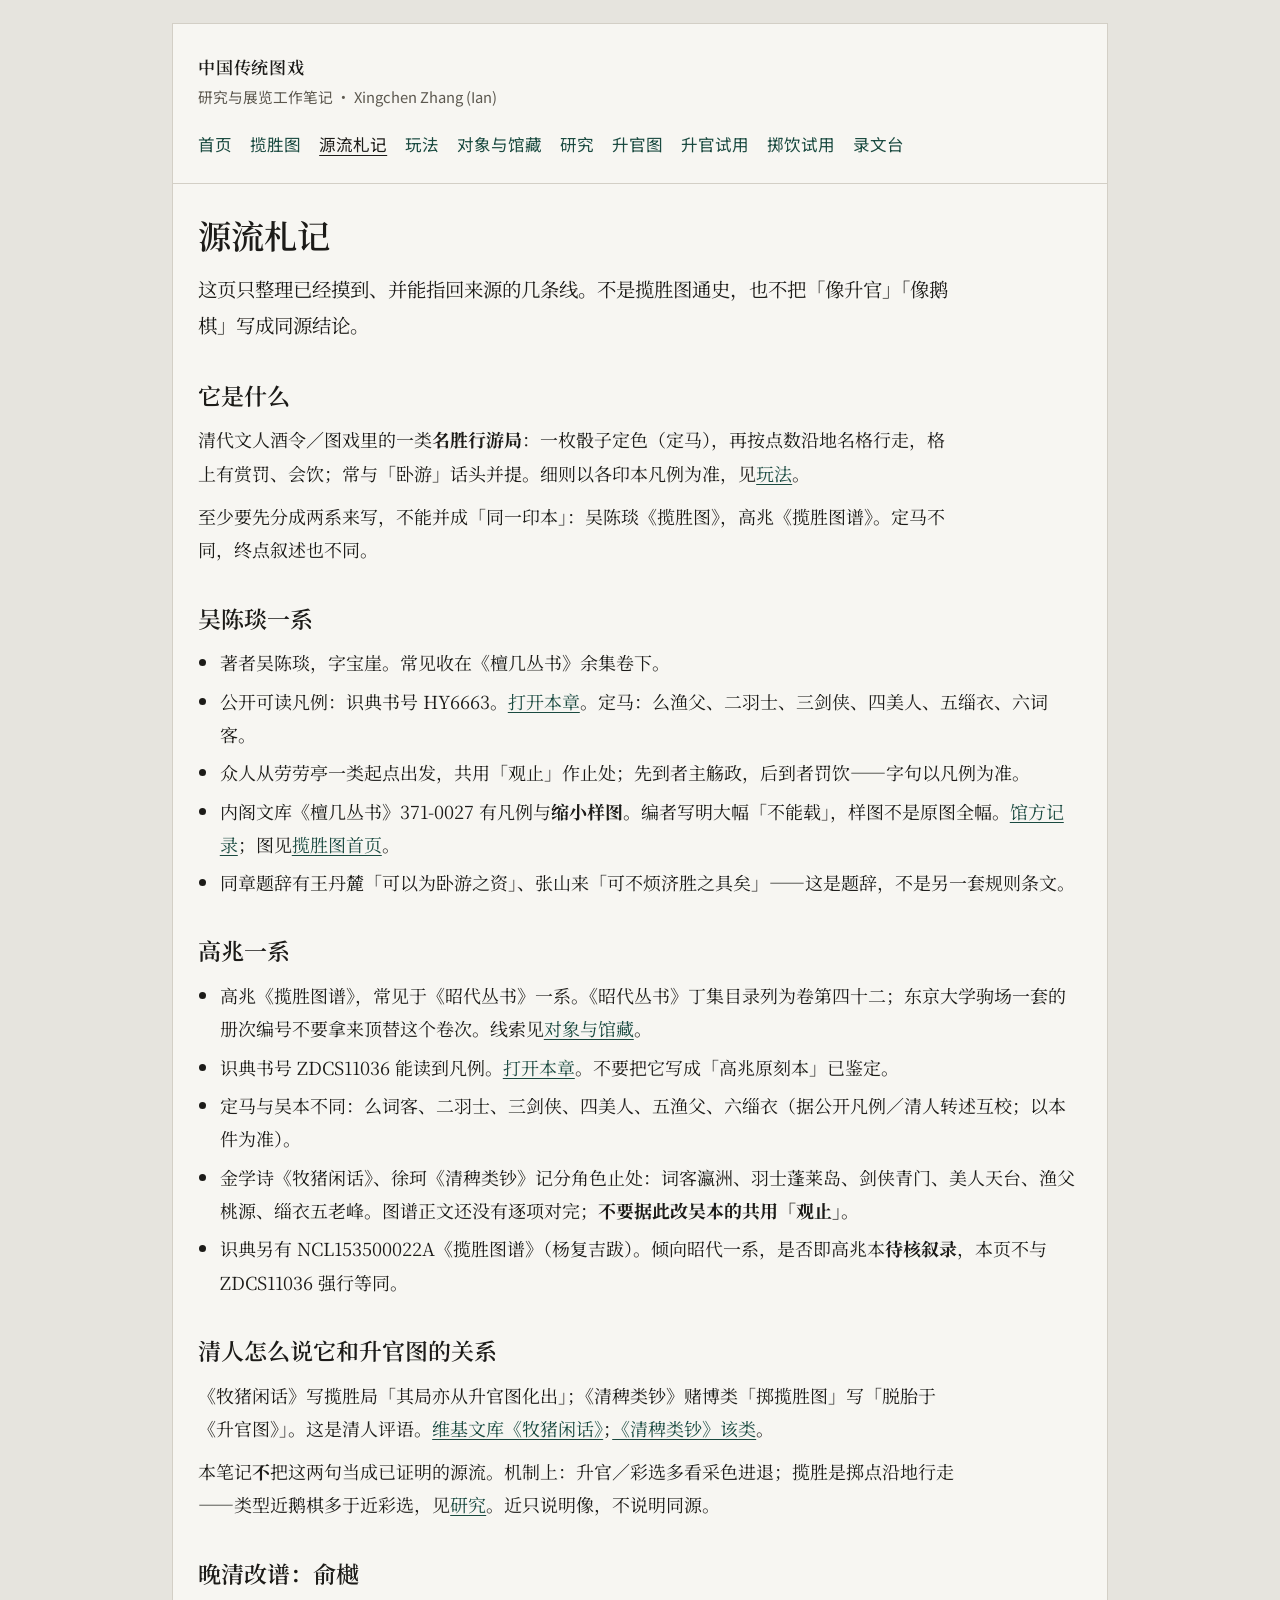
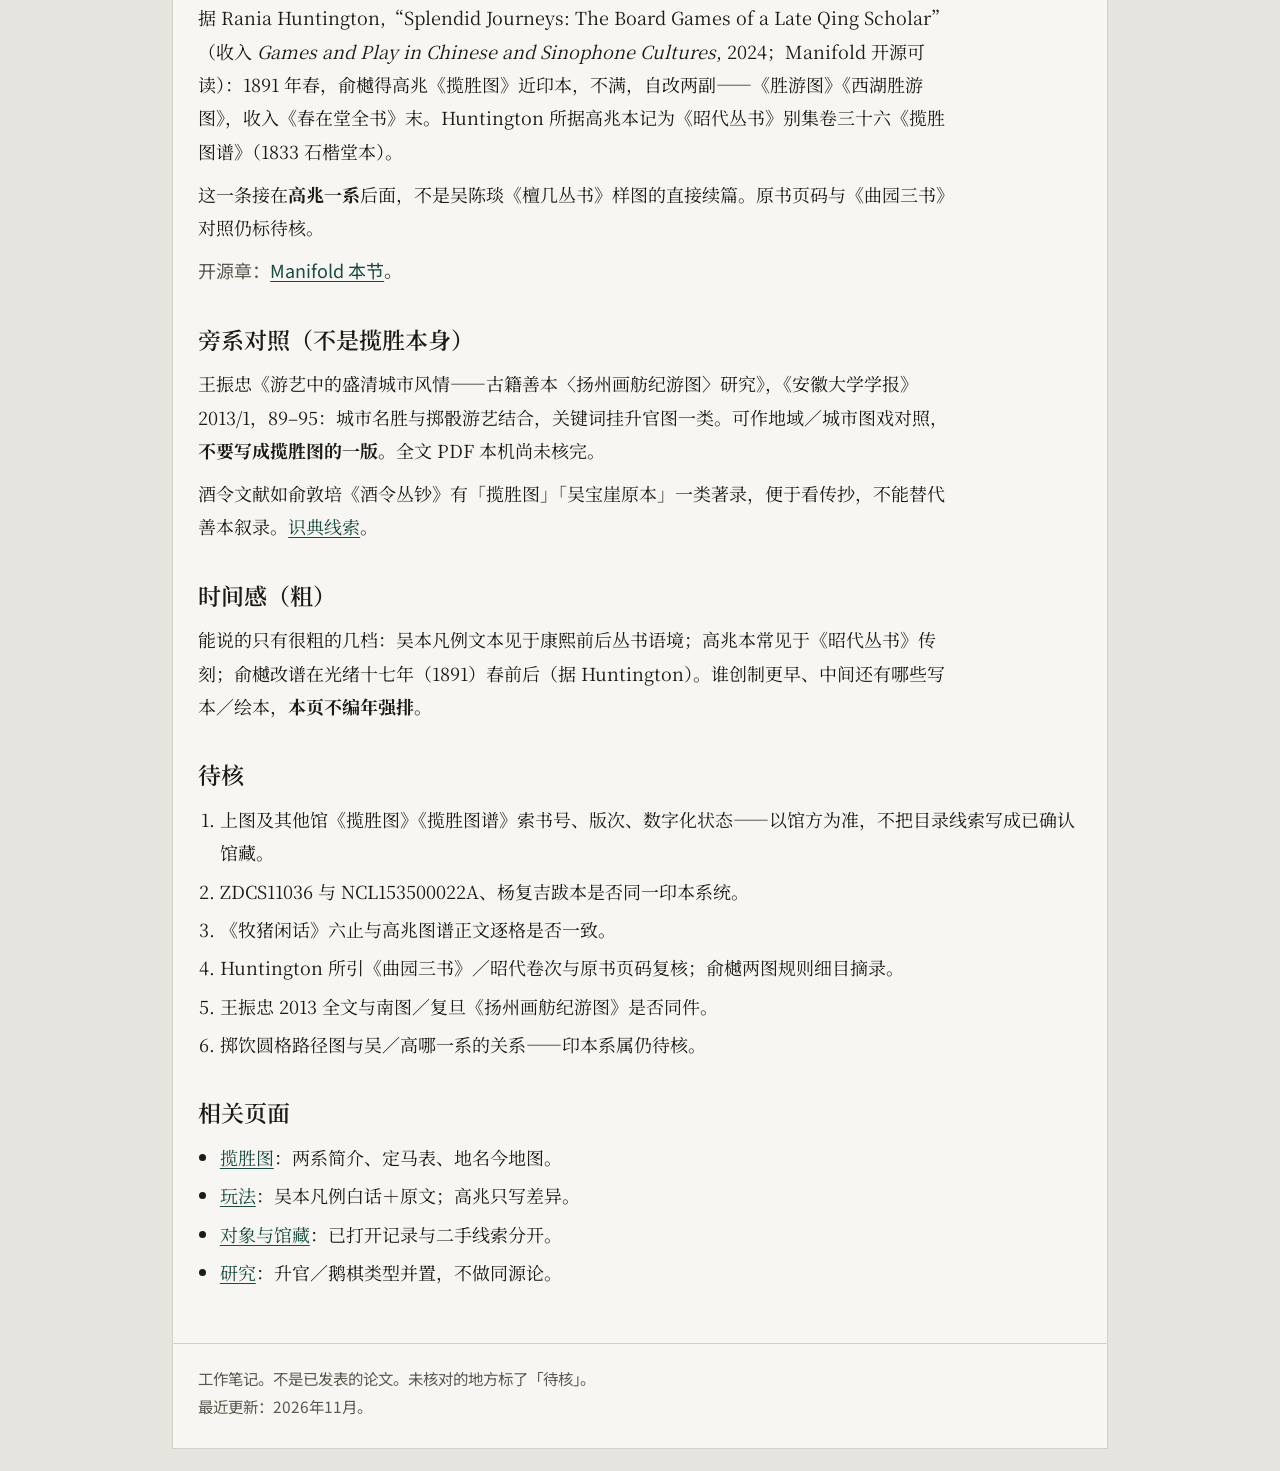
<file: docs/lansheng/history.html>
<!DOCTYPE html>
<html lang="zh-Hans">
<head>
  <meta charset="utf-8">
  <meta name="viewport" content="width=device-width, initial-scale=1">
  <title>揽胜图：源流札记 — 中国传统图戏</title>
  <meta name="description" content="揽胜图源流工作笔记：两系分列、清人评语与晚清改谱。不是通史成稿。">
  <link rel="preconnect" href="https://fonts.googleapis.com">
  <link rel="preconnect" href="https://fonts.gstatic.com" crossorigin>
  <link href="https://fonts.googleapis.com/css2?family=Noto+Sans+SC:wght@400;500;600&family=Noto+Serif+SC:wght@500;600&display=swap" rel="stylesheet">
  <link rel="stylesheet" href="../assets/site.css">
  <script src="../assets/site.js" defer></script>
</head>
<body>
  <a class="skip" href="#content">跳到正文</a>
  <div class="sheet">
    <header class="site-header">
      <p class="brand"><a href="../index.html">中国传统图戏</a></p>
      <p class="site-note">研究与展览工作笔记 · Xingchen Zhang (Ian)</p>
      <button type="button" class="nav-toggle" data-nav-toggle hidden>目录</button>
      <nav id="site-nav" class="site-nav" aria-label="全站">
        <ul>
          <li><a href="../index.html">首页</a></li>
          <li><a href="index.html">揽胜图</a></li>
          <li><a href="history.html" aria-current="page">源流札记</a></li>
          <li><a href="play.html">玩法</a></li>
          <li><a href="collections.html">对象与馆藏</a></li>
          <li><a href="research.html">研究</a></li>
          <li><a href="../shengguan/index.html">升官图</a></li>
          <li><a href="../shengguan/play.html">升官试用</a></li>
          <li><a href="zhiyin/play.html">掷饮试用</a></li>
          <li><a href="zhiyin/transcribe.html">录文台</a></li>
        </ul>
      </nav>
    </header>

    <main id="content">
      <h1>源流札记</h1>
      <p class="lede">这页只整理已经摸到、并能指回来源的几条线。不是揽胜图通史，也不把「像升官」「像鹅棋」写成同源结论。</p>

      <h2>它是什么</h2>
      <p class="measure">清代文人酒令／图戏里的一类<strong>名胜行游局</strong>：一枚骰子定色（定马），再按点数沿地名格行走，格上有赏罚、会饮；常与「卧游」话头并提。细则以各印本凡例为准，见<a href="play.html">玩法</a>。</p>
      <p class="measure">至少要先分成两系来写，不能并成「同一印本」：吴陈琰《揽胜图》，高兆《揽胜图谱》。定马不同，终点叙述也不同。</p>

      <h2>吴陈琰一系</h2>
      <ul>
        <li>著者吴陈琰，字宝崖。常见收在《檀几丛书》余集卷下。</li>
        <li>公开可读凡例：识典书号 HY6663。<a href="https://www.shidianguji.com/book/HY6663/chapter/1kv0646r3ounn">打开本章</a>。定马：么渔父、二羽士、三剑侠、四美人、五缁衣、六词客。</li>
        <li>众人从劳劳亭一类起点出发，共用「观止」作止处；先到者主觞政，后到者罚饮——字句以凡例为准。</li>
        <li>内阁文库《檀几丛书》371-0027 有凡例与<strong>缩小样图</strong>。编者写明大幅「不能载」，样图不是原图全幅。<a href="https://www.digital.archives.go.jp/item/3990128">馆方记录</a>；图见<a href="index.html">揽胜图首页</a>。</li>
        <li>同章题辞有王丹麓「可以为卧游之资」、张山来「可不烦济胜之具矣」——这是题辞，不是另一套规则条文。</li>
      </ul>

      <h2>高兆一系</h2>
      <ul>
        <li>高兆《揽胜图谱》，常见于《昭代丛书》一系。《昭代丛书》丁集目录列为卷第四十二；东京大学驹场一套的册次编号不要拿来顶替这个卷次。线索见<a href="collections.html">对象与馆藏</a>。</li>
        <li>识典书号 ZDCS11036 能读到凡例。<a href="https://www.shidianguji.com/book/ZDCS11036/chapter/1mjax1ipe14p6">打开本章</a>。不要把它写成「高兆原刻本」已鉴定。</li>
        <li>定马与吴本不同：么词客、二羽士、三剑侠、四美人、五渔父、六缁衣（据公开凡例／清人转述互校；以本件为准）。</li>
        <li>金学诗《牧猪闲话》、徐珂《清稗类钞》记分角色止处：词客瀛洲、羽士蓬莱岛、剑侠青门、美人天台、渔父桃源、缁衣五老峰。图谱正文还没有逐项对完；<strong>不要据此改吴本的共用「观止」</strong>。</li>
        <li>识典另有 NCL153500022A《揽胜图谱》（杨复吉跋）。倾向昭代一系，是否即高兆本<strong>待核叙录</strong>，本页不与 ZDCS11036 强行等同。</li>
      </ul>

      <h2>清人怎么说它和升官图的关系</h2>
      <p class="measure">《牧猪闲话》写揽胜局「其局亦从升官图化出」；《清稗类钞》赌博类「掷揽胜图」写「脱胎于《升官图》」。这是清人评语。<a href="https://zh.wikisource.org/zh-hans/%E7%89%A7%E8%B1%AC%E9%96%92%E8%A9%B1">维基文库《牧猪闲话》</a>；<a href="https://zh.wikisource.org/zh-hans/%E6%B8%85%E7%A8%97%E9%A1%9E%E9%88%94/087">《清稗类钞》该类</a>。</p>
      <p class="measure">本笔记<strong>不</strong>把这两句当成已证明的源流。机制上：升官／彩选多看采色进退；揽胜是掷点沿地行走——类型近鹅棋多于近彩选，见<a href="research.html">研究</a>。近只说明像，不说明同源。</p>

      <h2>晚清改谱：俞樾</h2>
      <p class="measure">据 Rania Huntington,“Splendid Journeys: The Board Games of a Late Qing Scholar”（收入 <i>Games and Play in Chinese and Sinophone Cultures</i>, 2024；Manifold 开源可读）：1891 年春，俞樾得高兆《揽胜图》近印本，不满，自改两副——《胜游图》《西湖胜游图》，收入《春在堂全书》末。Huntington 所据高兆本记为《昭代丛书》别集卷三十六《揽胜图谱》（1833 石楷堂本）。</p>
      <p class="measure">这一条接在<strong>高兆一系</strong>后面，不是吴陈琰《檀几丛书》样图的直接续篇。原书页码与《曲园三书》对照仍标待核。</p>
      <p class="aside measure">开源章：<a href="https://uw.manifoldapp.org/read/14a9a5fa-5f9a-4479-9497-f46051bc4da9/section/694d19b4-c26e-4eeb-90b2-9eeeb559925a">Manifold 本节</a>。</p>

      <h2>旁系对照（不是揽胜本身）</h2>
      <p class="measure">王振忠《游艺中的盛清城市风情——古籍善本〈扬州画舫纪游图〉研究》，《安徽大学学报》2013/1，89–95：城市名胜与掷骰游艺结合，关键词挂升官图一类。可作地域／城市图戏对照，<strong>不要写成揽胜图的一版</strong>。全文 PDF 本机尚未核完。</p>
      <p class="measure">酒令文献如俞敦培《酒令丛钞》有「揽胜图」「吴宝崖原本」一类著录，便于看传抄，不能替代善本叙录。<a href="https://www.shidianguji.com/book/CADAL11202547/chapter/1lk00nx8q80tk">识典线索</a>。</p>

      <h2>时间感（粗）</h2>
      <p class="measure">能说的只有很粗的几档：吴本凡例文本见于康熙前后丛书语境；高兆本常见于《昭代丛书》传刻；俞樾改谱在光绪十七年（1891）春前后（据 Huntington）。谁创制更早、中间还有哪些写本／绘本，<strong>本页不编年强排</strong>。</p>

      <h2>待核</h2>
      <ol>
        <li>上图及其他馆《揽胜图》《揽胜图谱》索书号、版次、数字化状态——以馆方为准，不把目录线索写成已确认馆藏。</li>
        <li>ZDCS11036 与 NCL153500022A、杨复吉跋本是否同一印本系统。</li>
        <li>《牧猪闲话》六止与高兆图谱正文逐格是否一致。</li>
        <li>Huntington 所引《曲园三书》／昭代卷次与原书页码复核；俞樾两图规则细目摘录。</li>
        <li>王振忠 2013 全文与南图／复旦《扬州画舫纪游图》是否同件。</li>
        <li>掷饮圆格路径图与吴／高哪一系的关系——印本系属仍待核。</li>
      </ol>

      <h2>相关页面</h2>
      <ul>
        <li><a href="index.html">揽胜图</a>：两系简介、定马表、地名今地图。</li>
        <li><a href="play.html">玩法</a>：吴本凡例白话＋原文；高兆只写差异。</li>
        <li><a href="collections.html">对象与馆藏</a>：已打开记录与二手线索分开。</li>
        <li><a href="research.html">研究</a>：升官／鹅棋类型并置，不做同源论。</li>
      </ul>
    </main>

    <footer class="site-footer">
      <p>工作笔记。不是已发表的论文。未核对的地方标了「待核」。</p>
      <p>最近更新：2026年11月。</p>
    </footer>
  </div>
</body>
</html>
</file>
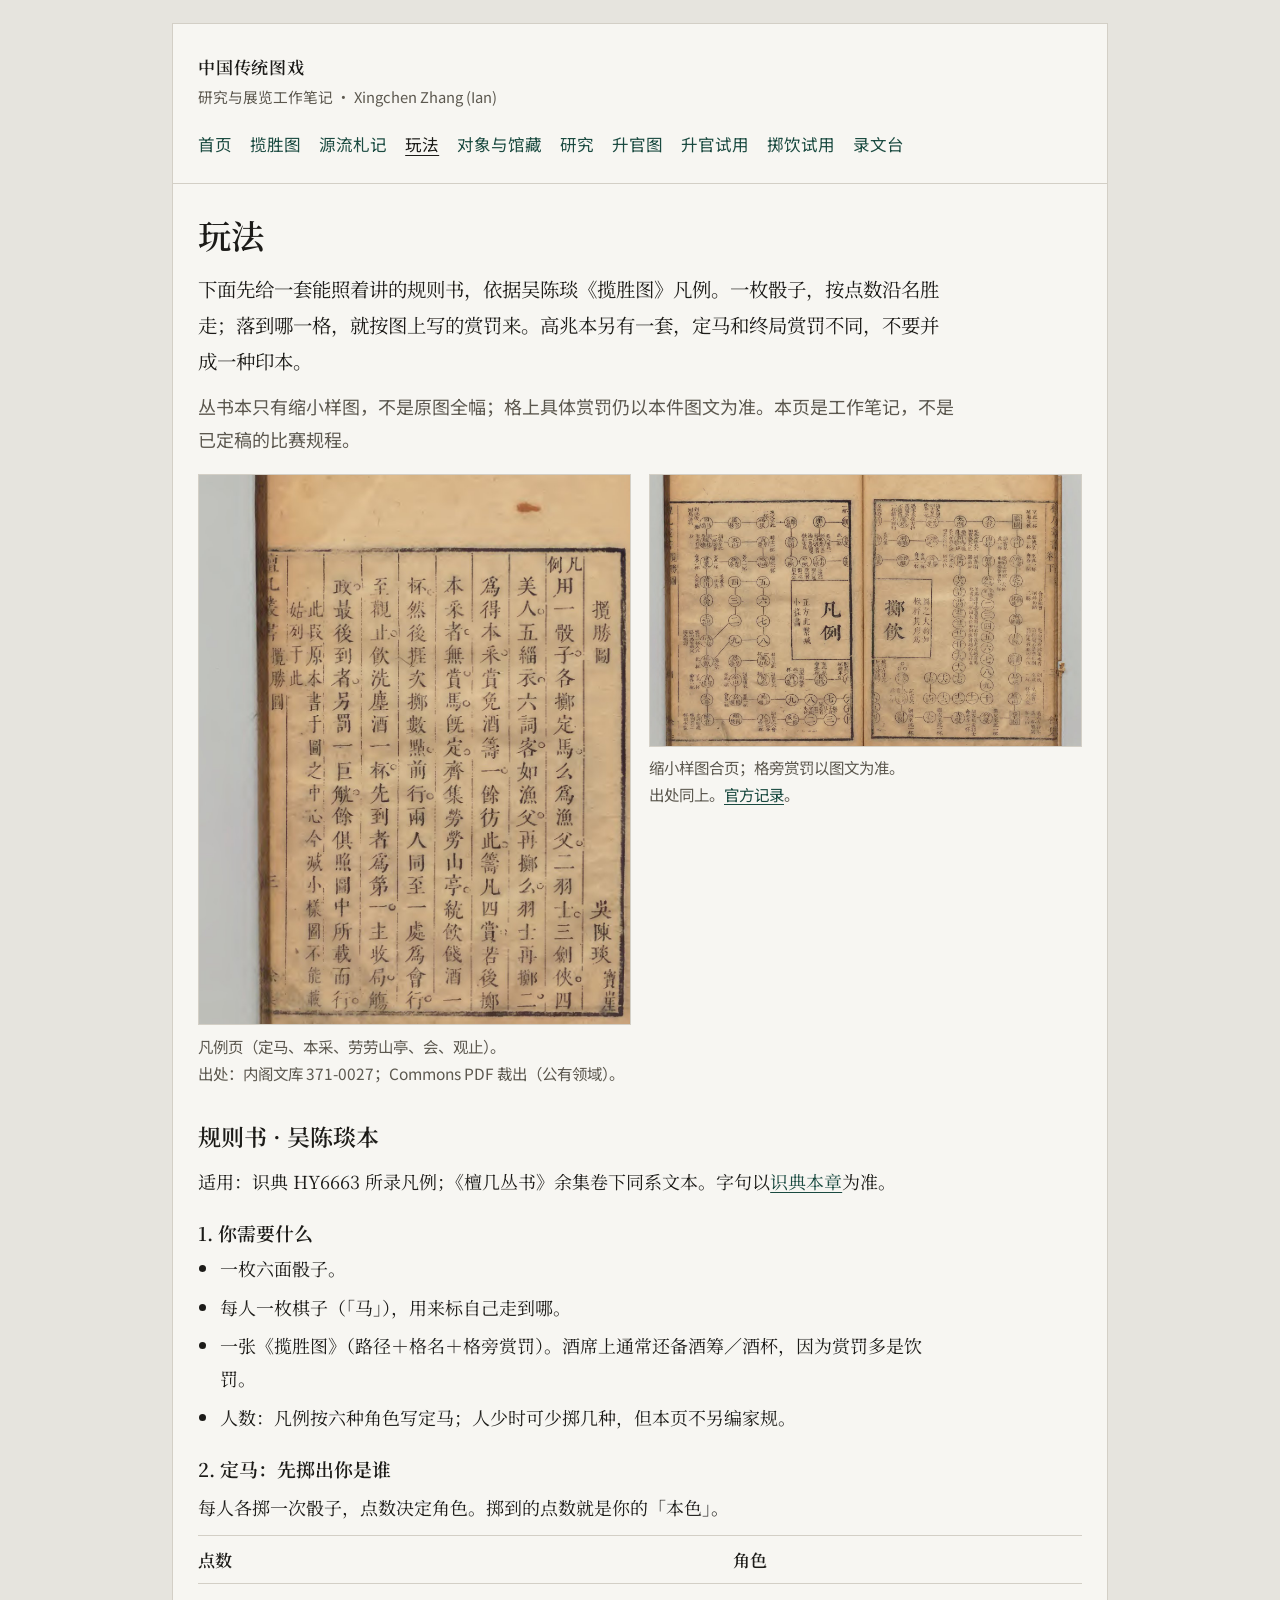
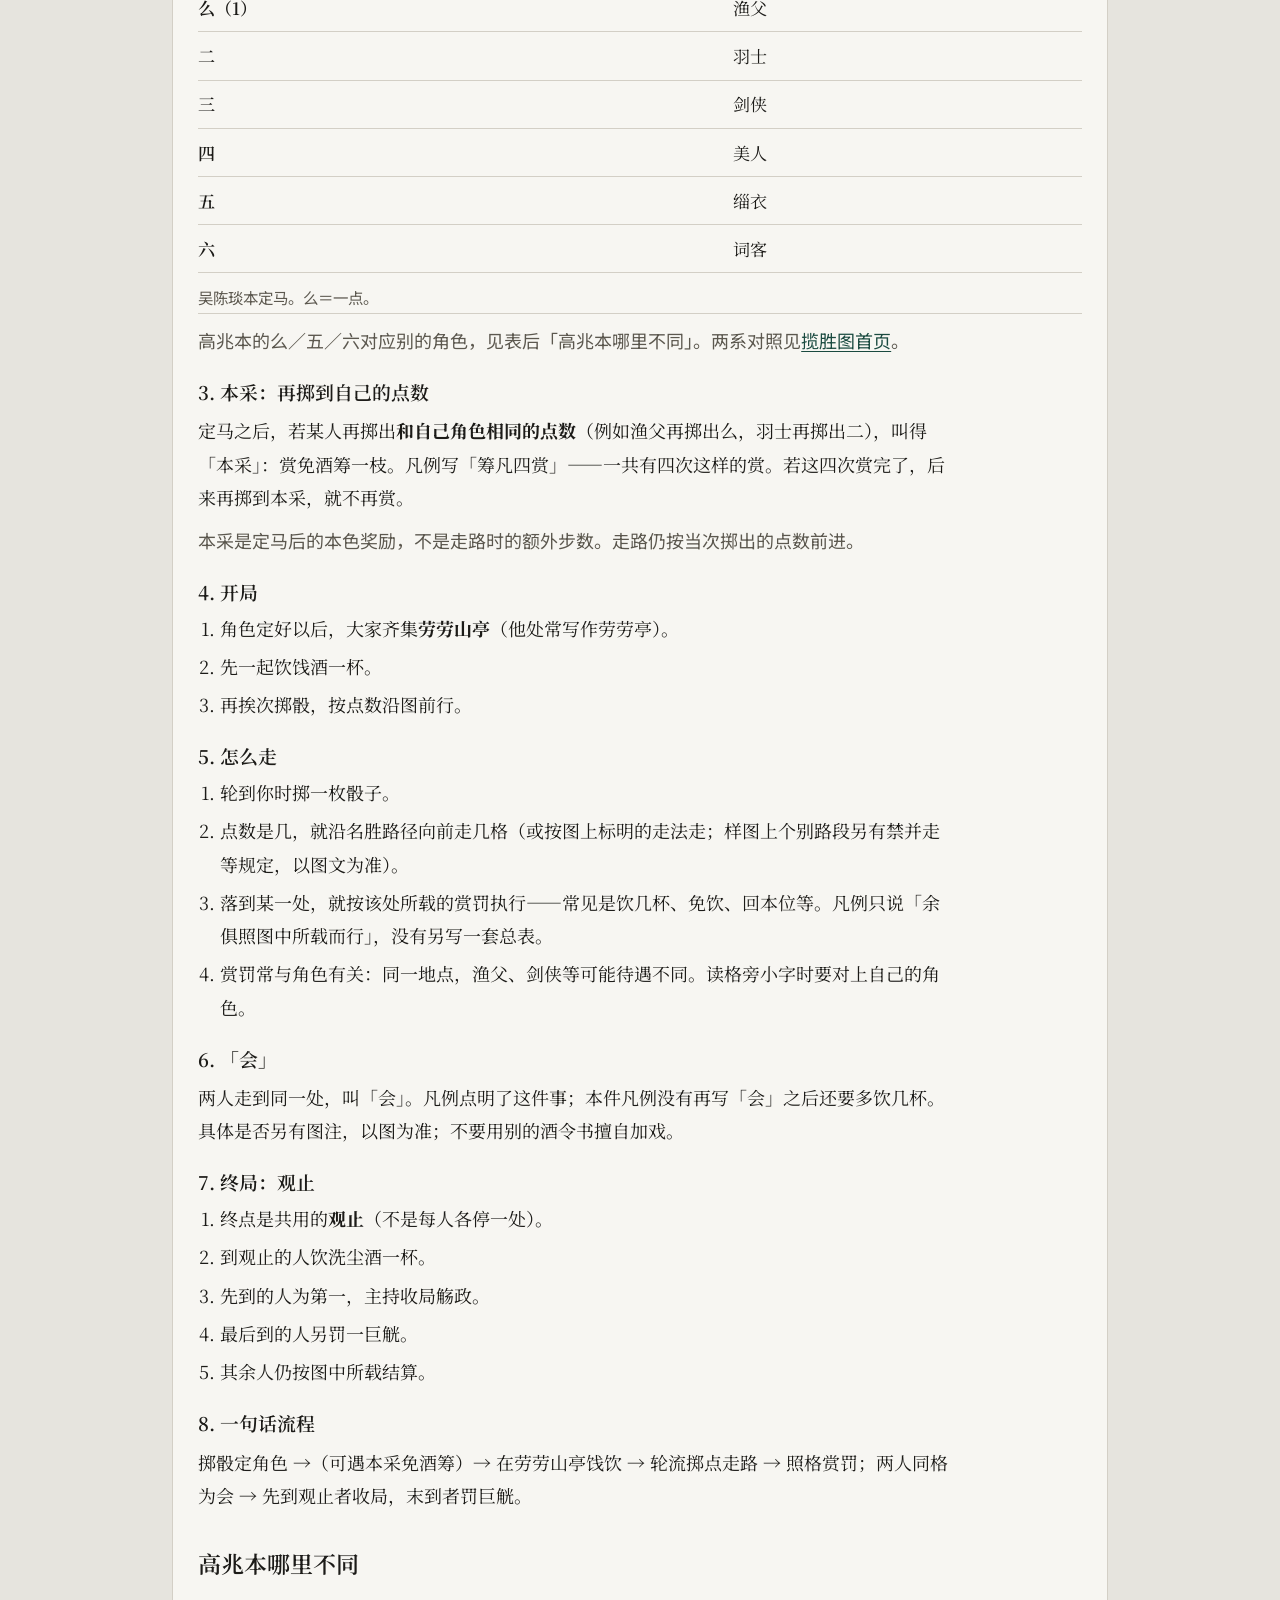
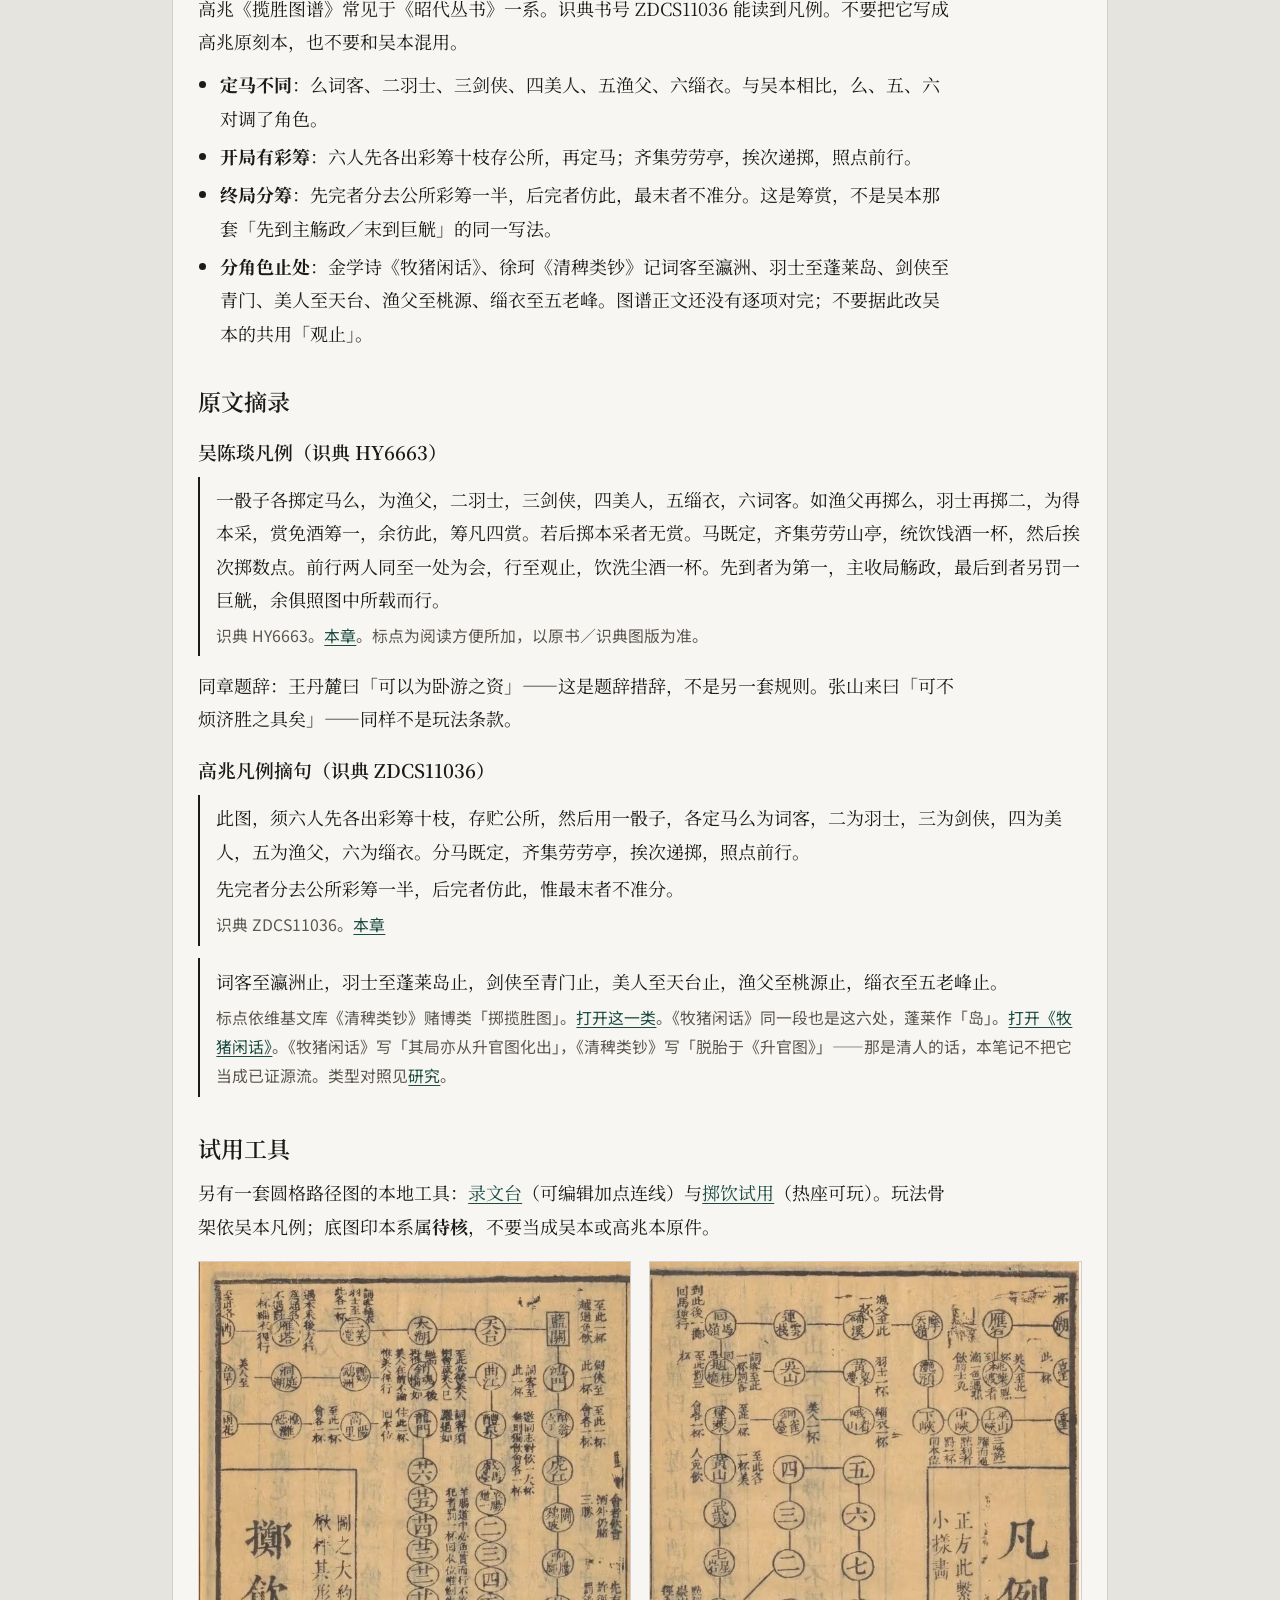
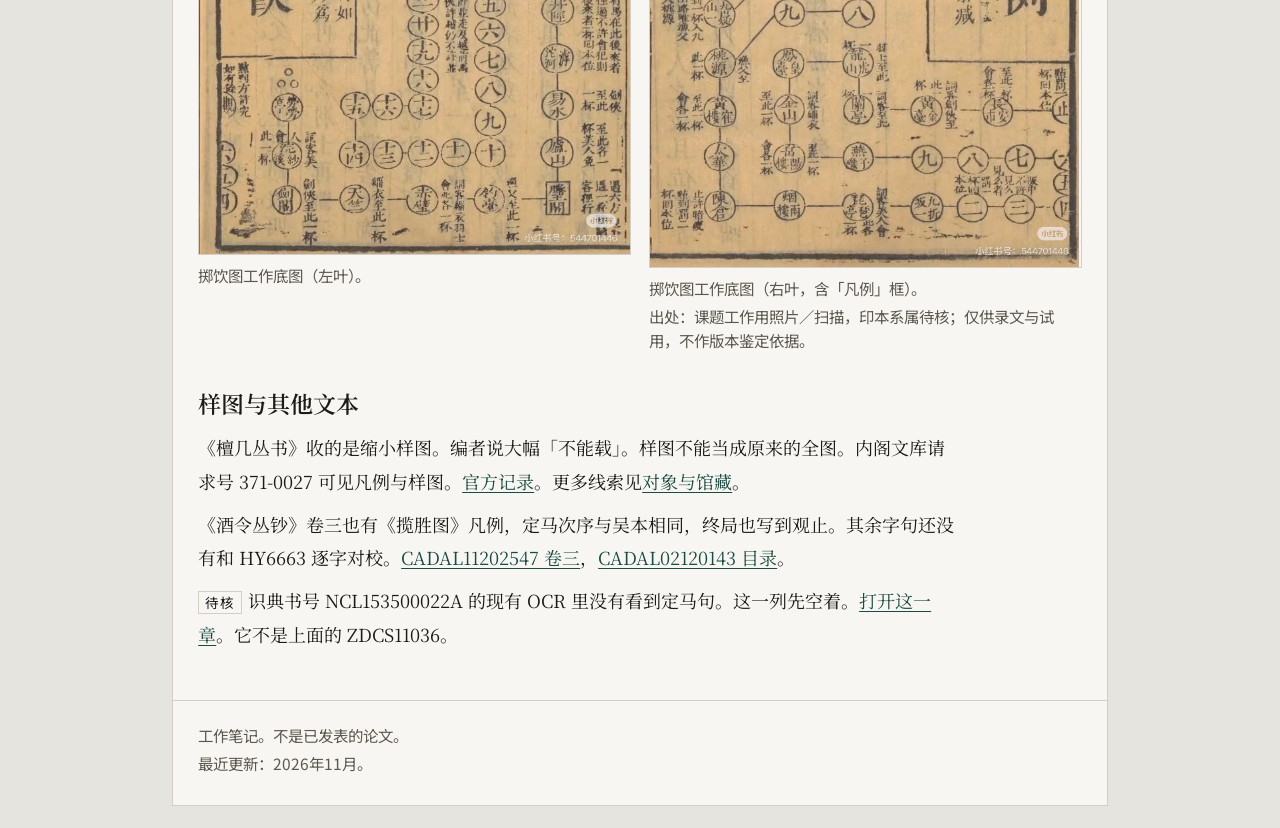
<file: docs/lansheng/play.html>
<!DOCTYPE html>
<html lang="zh-Hans">
<head>
  <meta charset="utf-8">
  <meta name="viewport" content="width=device-width, initial-scale=1">
  <title>揽胜图玩法 — 中国传统图戏</title>
  <meta name="description" content="揽胜图通俗规则书：一枚骰子、定马、本采、开局、会与观止。吴陈琰本与高兆本不要并成一种印本。">
  <link rel="preconnect" href="https://fonts.googleapis.com">
  <link rel="preconnect" href="https://fonts.gstatic.com" crossorigin>
  <link href="https://fonts.googleapis.com/css2?family=Noto+Sans+SC:wght@400;500;600&family=Noto+Serif+SC:wght@500;600&display=swap" rel="stylesheet">
  <link rel="stylesheet" href="../assets/site.css">
  <script src="../assets/site.js" defer></script>
</head>
<body>
  <a class="skip" href="#content">跳到正文</a>
  <div class="sheet">
    <header class="site-header">
      <p class="brand"><a href="../index.html">中国传统图戏</a></p>
      <p class="site-note">研究与展览工作笔记 · Xingchen Zhang (Ian)</p>
      <button type="button" class="nav-toggle" data-nav-toggle hidden>目录</button>
      <nav id="site-nav" class="site-nav" aria-label="全站">
        <ul>
          <li><a href="../index.html">首页</a></li>
          <li><a href="index.html">揽胜图</a></li>
          <li><a href="history.html">源流札记</a></li>
          <li><a href="play.html" aria-current="page">玩法</a></li>
          <li><a href="collections.html">对象与馆藏</a></li>
          <li><a href="research.html">研究</a></li>
          <li><a href="../shengguan/index.html">升官图</a></li>
          <li><a href="../shengguan/play.html">升官试用</a></li>
          <li><a href="zhiyin/play.html">掷饮试用</a></li>
          <li><a href="zhiyin/transcribe.html">录文台</a></li>
        </ul>
      </nav>
    </header>

    <main id="content">
      <h1>玩法</h1>
      <p class="lede">下面先给一套能照着讲的规则书，依据吴陈琰《揽胜图》凡例。一枚骰子，按点数沿名胜走；落到哪一格，就按图上写的赏罚来。高兆本另有一套，定马和终局赏罚不同，不要并成一种印本。</p>
      <p class="aside measure">丛书本只有缩小样图，不是原图全幅；格上具体赏罚仍以本件图文为准。本页是工作笔记，不是已定稿的比赛规程。</p>

      <div class="fig-pair">
        <figure class="fig">
          <img src="assets/wu-fanli-371-0027.jpg" alt="吴陈琰《揽胜图》凡例页" width="1000" height="1275" loading="lazy">
          <figcaption>
            凡例页（定马、本采、劳劳山亭、会、观止）。
            <span class="src">出处：内阁文库 371-0027；Commons PDF 裁出（公有领域）。</span>
          </figcaption>
        </figure>
        <figure class="fig">
          <img src="assets/wu-sample-371-0027.jpg" alt="吴陈琰《揽胜图》缩小样图" width="1600" height="1004" loading="lazy">
          <figcaption>
            缩小样图合页；格旁赏罚以图文为准。
            <span class="src">出处同上。<a href="https://www.digital.archives.go.jp/item/3990128">官方记录</a>。</span>
          </figcaption>
        </figure>
      </div>

      <h2>规则书 · 吴陈琰本</h2>
      <p class="measure">适用：识典 HY6663 所录凡例；《檀几丛书》余集卷下同系文本。字句以<a href="https://www.shidianguji.com/book/HY6663/chapter/1kv0646r3ounn">识典本章</a>为准。</p>

      <h3>1. 你需要什么</h3>
      <ul class="measure">
        <li>一枚六面骰子。</li>
        <li>每人一枚棋子（「马」），用来标自己走到哪。</li>
        <li>一张《揽胜图》（路径＋格名＋格旁赏罚）。酒席上通常还备酒筹／酒杯，因为赏罚多是饮罚。</li>
        <li>人数：凡例按六种角色写定马；人少时可少掷几种，但本页不另编家规。</li>
      </ul>

      <h3>2. 定马：先掷出你是谁</h3>
      <p class="measure">每人各掷一次骰子，点数决定角色。掷到的点数就是你的「本色」。</p>
      <div class="table-wrap">
        <table>
          <caption>吴陈琰本定马。么＝一点。</caption>
          <thead>
            <tr>
              <th scope="col">点数</th>
              <th scope="col">角色</th>
            </tr>
          </thead>
          <tbody>
            <tr><th scope="row">么（1）</th><td>渔父</td></tr>
            <tr><th scope="row">二</th><td>羽士</td></tr>
            <tr><th scope="row">三</th><td>剑侠</td></tr>
            <tr><th scope="row">四</th><td>美人</td></tr>
            <tr><th scope="row">五</th><td>缁衣</td></tr>
            <tr><th scope="row">六</th><td>词客</td></tr>
          </tbody>
        </table>
      </div>
      <p class="aside measure">高兆本的么／五／六对应别的角色，见表后「高兆本哪里不同」。两系对照见<a href="index.html">揽胜图首页</a>。</p>

      <h3>3. 本采：再掷到自己的点数</h3>
      <p class="measure">定马之后，若某人再掷出<strong>和自己角色相同的点数</strong>（例如渔父再掷出么，羽士再掷出二），叫得「本采」：赏免酒筹一枝。凡例写「筹凡四赏」——一共有四次这样的赏。若这四次赏完了，后来再掷到本采，就不再赏。</p>
      <p class="aside measure">本采是定马后的本色奖励，不是走路时的额外步数。走路仍按当次掷出的点数前进。</p>

      <h3>4. 开局</h3>
      <ol class="measure">
        <li>角色定好以后，大家齐集<strong>劳劳山亭</strong>（他处常写作劳劳亭）。</li>
        <li>先一起饮饯酒一杯。</li>
        <li>再挨次掷骰，按点数沿图前行。</li>
      </ol>

      <h3>5. 怎么走</h3>
      <ol class="measure">
        <li>轮到你时掷一枚骰子。</li>
        <li>点数是几，就沿名胜路径向前走几格（或按图上标明的走法走；样图上个别路段另有禁并走等规定，以图文为准）。</li>
        <li>落到某一处，就按该处所载的赏罚执行——常见是饮几杯、免饮、回本位等。凡例只说「余俱照图中所载而行」，没有另写一套总表。</li>
        <li>赏罚常与角色有关：同一地点，渔父、剑侠等可能待遇不同。读格旁小字时要对上自己的角色。</li>
      </ol>

      <h3>6. 「会」</h3>
      <p class="measure">两人走到同一处，叫「会」。凡例点明了这件事；本件凡例没有再写「会」之后还要多饮几杯。具体是否另有图注，以图为准；不要用别的酒令书擅自加戏。</p>

      <h3>7. 终局：观止</h3>
      <ol class="measure">
        <li>终点是共用的<strong>观止</strong>（不是每人各停一处）。</li>
        <li>到观止的人饮洗尘酒一杯。</li>
        <li>先到的人为第一，主持收局觞政。</li>
        <li>最后到的人另罚一巨觥。</li>
        <li>其余人仍按图中所载结算。</li>
      </ol>

      <h3>8. 一句话流程</h3>
      <p class="measure">掷骰定角色 →（可遇本采免酒筹）→ 在劳劳山亭饯饮 → 轮流掷点走路 → 照格赏罚；两人同格为会 → 先到观止者收局，末到者罚巨觥。</p>

      <h2>高兆本哪里不同</h2>
      <p class="measure">高兆《揽胜图谱》常见于《昭代丛书》一系。识典书号 ZDCS11036 能读到凡例。不要把它写成高兆原刻本，也不要和吴本混用。</p>
      <ul class="measure">
        <li><strong>定马不同</strong>：么词客、二羽士、三剑侠、四美人、五渔父、六缁衣。与吴本相比，么、五、六对调了角色。</li>
        <li><strong>开局有彩筹</strong>：六人先各出彩筹十枝存公所，再定马；齐集劳劳亭，挨次递掷，照点前行。</li>
        <li><strong>终局分筹</strong>：先完者分去公所彩筹一半，后完者仿此，最末者不准分。这是筹赏，不是吴本那套「先到主觞政／末到巨觥」的同一写法。</li>
        <li><strong>分角色止处</strong>：金学诗《牧猪闲话》、徐珂《清稗类钞》记词客至瀛洲、羽士至蓬莱岛、剑侠至青门、美人至天台、渔父至桃源、缁衣至五老峰。图谱正文还没有逐项对完；不要据此改吴本的共用「观止」。</li>
      </ul>

      <h2>原文摘录</h2>
      <h3>吴陈琰凡例（识典 HY6663）</h3>
      <blockquote>
        <p>一骰子各掷定马么，为渔父，二羽士，三剑侠，四美人，五缁衣，六词客。如渔父再掷么，羽士再掷二，为得本采，赏免酒筹一，余彷此，筹凡四赏。若后掷本采者无赏。马既定，齐集劳劳山亭，统饮饯酒一杯，然后挨次掷数点。前行两人同至一处为会，行至观止，饮洗尘酒一杯。先到者为第一，主收局觞政，最后到者另罚一巨觥，余俱照图中所载而行。</p>
        <p class="who">识典 HY6663。<a href="https://www.shidianguji.com/book/HY6663/chapter/1kv0646r3ounn">本章</a>。标点为阅读方便所加，以原书／识典图版为准。</p>
      </blockquote>
      <p class="measure">同章题辞：王丹麓曰「可以为卧游之资」——这是题辞措辞，不是另一套规则。张山来曰「可不烦济胜之具矣」——同样不是玩法条款。</p>

      <h3>高兆凡例摘句（识典 ZDCS11036）</h3>
      <blockquote>
        <p>此图，须六人先各出彩筹十枝，存贮公所，然后用一骰子，各定马么为词客，二为羽士，三为剑侠，四为美人，五为渔父，六为缁衣。分马既定，齐集劳劳亭，挨次递掷，照点前行。</p>
        <p>先完者分去公所彩筹一半，后完者仿此，惟最末者不准分。</p>
        <p class="who">识典 ZDCS11036。<a href="https://www.shidianguji.com/book/ZDCS11036/chapter/1mjax1ipe14p6">本章</a></p>
      </blockquote>
      <blockquote>
        <p>词客至瀛洲止，羽士至蓬莱岛止，剑侠至青门止，美人至天台止，渔父至桃源止，缁衣至五老峰止。</p>
        <p class="who">标点依维基文库《清稗类钞》赌博类「掷揽胜图」。<a href="https://zh.wikisource.org/zh-hans/%E6%B8%85%E7%A8%97%E9%A1%9E%E9%88%94/087">打开这一类</a>。《牧猪闲话》同一段也是这六处，蓬莱作「岛」。<a href="https://zh.wikisource.org/zh-hans/%E7%89%A7%E8%B1%AC%E9%96%92%E8%A9%B1">打开《牧猪闲话》</a>。《牧猪闲话》写「其局亦从升官图化出」，《清稗类钞》写「脱胎于《升官图》」——那是清人的话，本笔记不把它当成已证源流。类型对照见<a href="research.html">研究</a>。</p>
      </blockquote>

      <h2>试用工具</h2>
      <p class="measure">另有一套圆格路径图的本地工具：<a href="zhiyin/transcribe.html">录文台</a>（可编辑加点连线）与<a href="zhiyin/play.html">掷饮试用</a>（热座可玩）。玩法骨架依吴本凡例；底图印本系属<strong>待核</strong>，不要当成吴本或高兆本原件。</p>
      <div class="fig-pair">
        <figure class="fig">
          <img src="zhiyin/assets/zhiyin-panel-a.jpg" alt="掷饮图工作底图左叶" width="652" height="896" loading="lazy">
          <figcaption>掷饮图工作底图（左叶）。</figcaption>
        </figure>
        <figure class="fig">
          <img src="zhiyin/assets/zhiyin-panel-b.jpg" alt="掷饮图工作底图右叶" width="648" height="910" loading="lazy">
          <figcaption>
            掷饮图工作底图（右叶，含「凡例」框）。
            <span class="src">出处：课题工作用照片／扫描，印本系属待核；仅供录文与试用，不作版本鉴定依据。</span>
          </figcaption>
        </figure>
      </div>

      <h2>样图与其他文本</h2>
      <p class="measure">《檀几丛书》收的是缩小样图。编者说大幅「不能载」。样图不能当成原来的全图。内阁文库请求号 371-0027 可见凡例与样图。<a href="https://www.digital.archives.go.jp/item/3990128">官方记录</a>。更多线索见<a href="collections.html">对象与馆藏</a>。</p>
      <p class="measure">《酒令丛钞》卷三也有《揽胜图》凡例，定马次序与吴本相同，终局也写到观止。其余字句还没有和 HY6663 逐字对校。<a href="https://www.shidianguji.com/book/CADAL11202547/chapter/1lk00nx8q80tk">CADAL11202547 卷三</a>，<a href="https://www.shidianguji.com/book/CADAL02120143/chapter/1lma59acjn5sz">CADAL02120143 目录</a>。</p>
      <p class="measure"><span class="tag">待核</span>识典书号 NCL153500022A 的现有 OCR 里没有看到定马句。这一列先空着。<a href="https://www.shidianguji.com/book/NCL153500022A/chapter/1m0vc6aek2x46">打开这一章</a>。它不是上面的 ZDCS11036。</p>
    </main>

    <footer class="site-footer">
      <p>工作笔记。不是已发表的论文。</p>
      <p>最近更新：2026年11月。</p>
    </footer>
  </div>
</body>
</html>
</file>
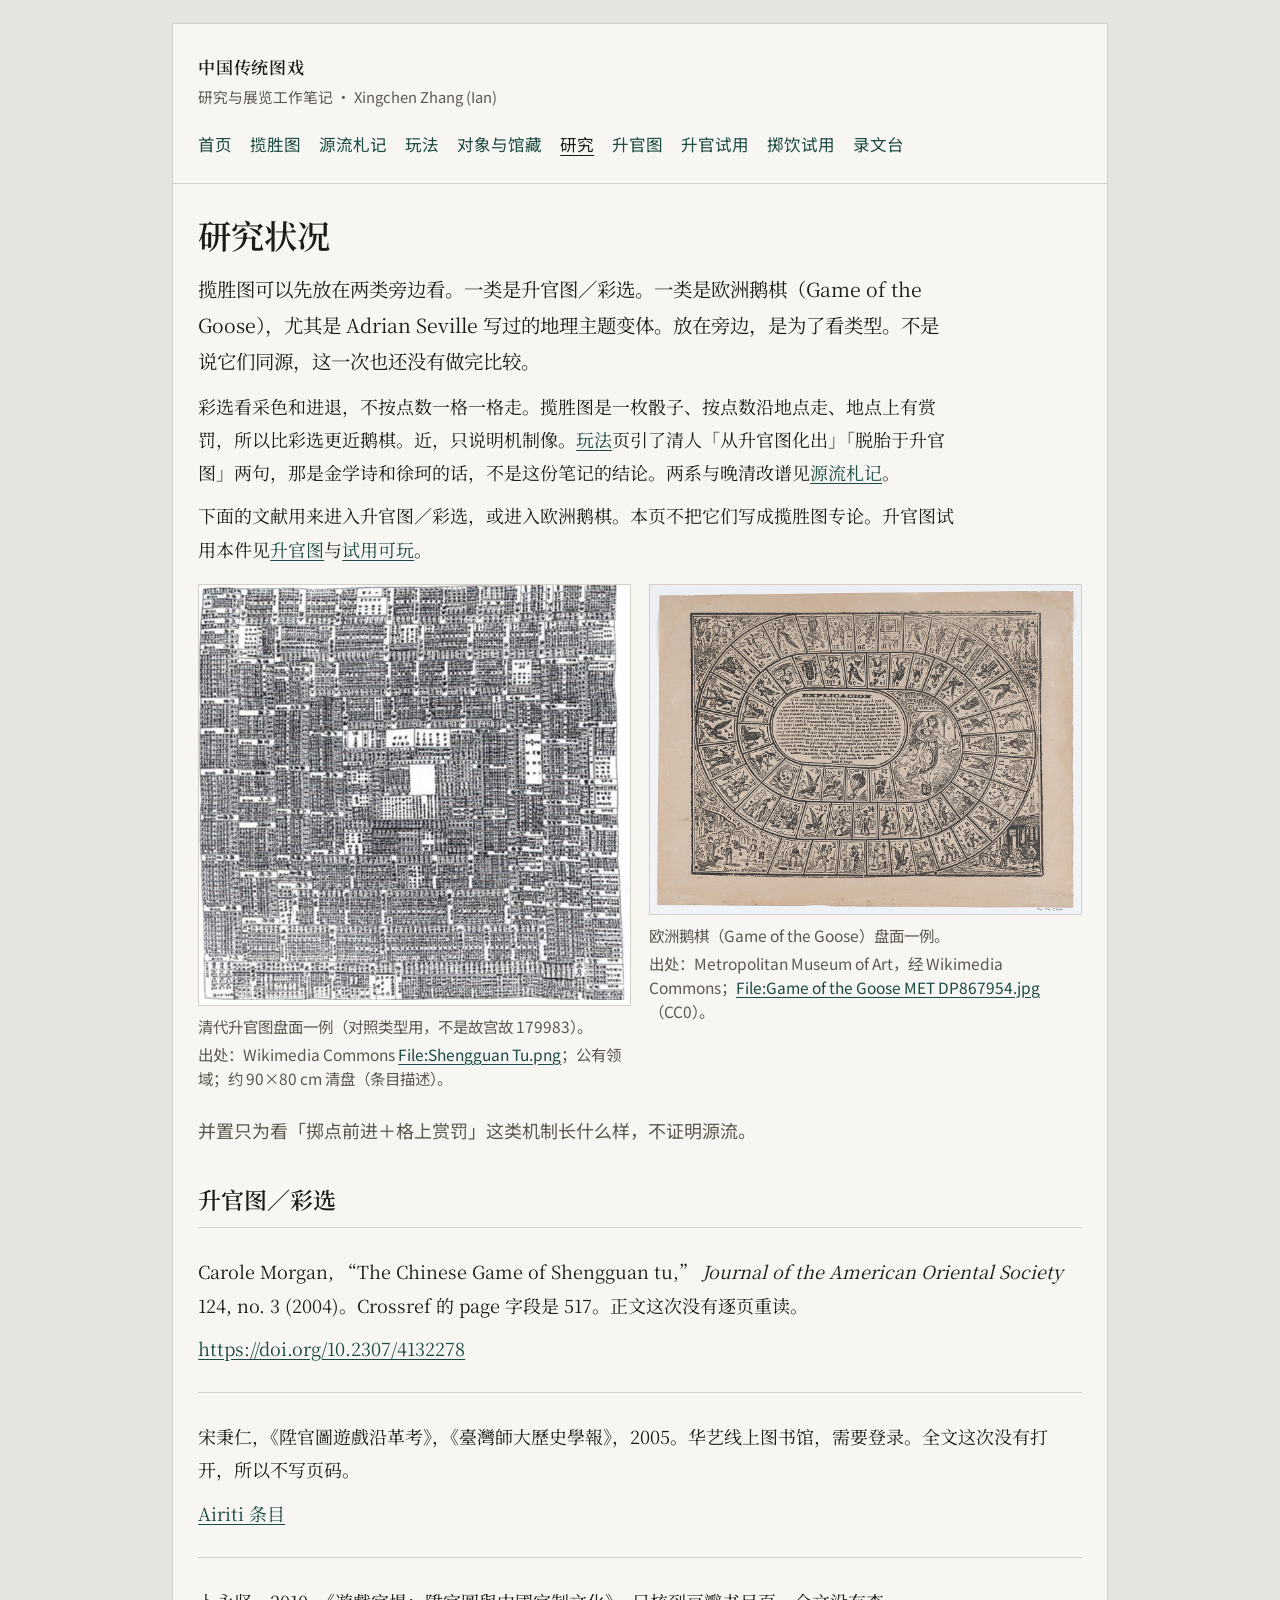
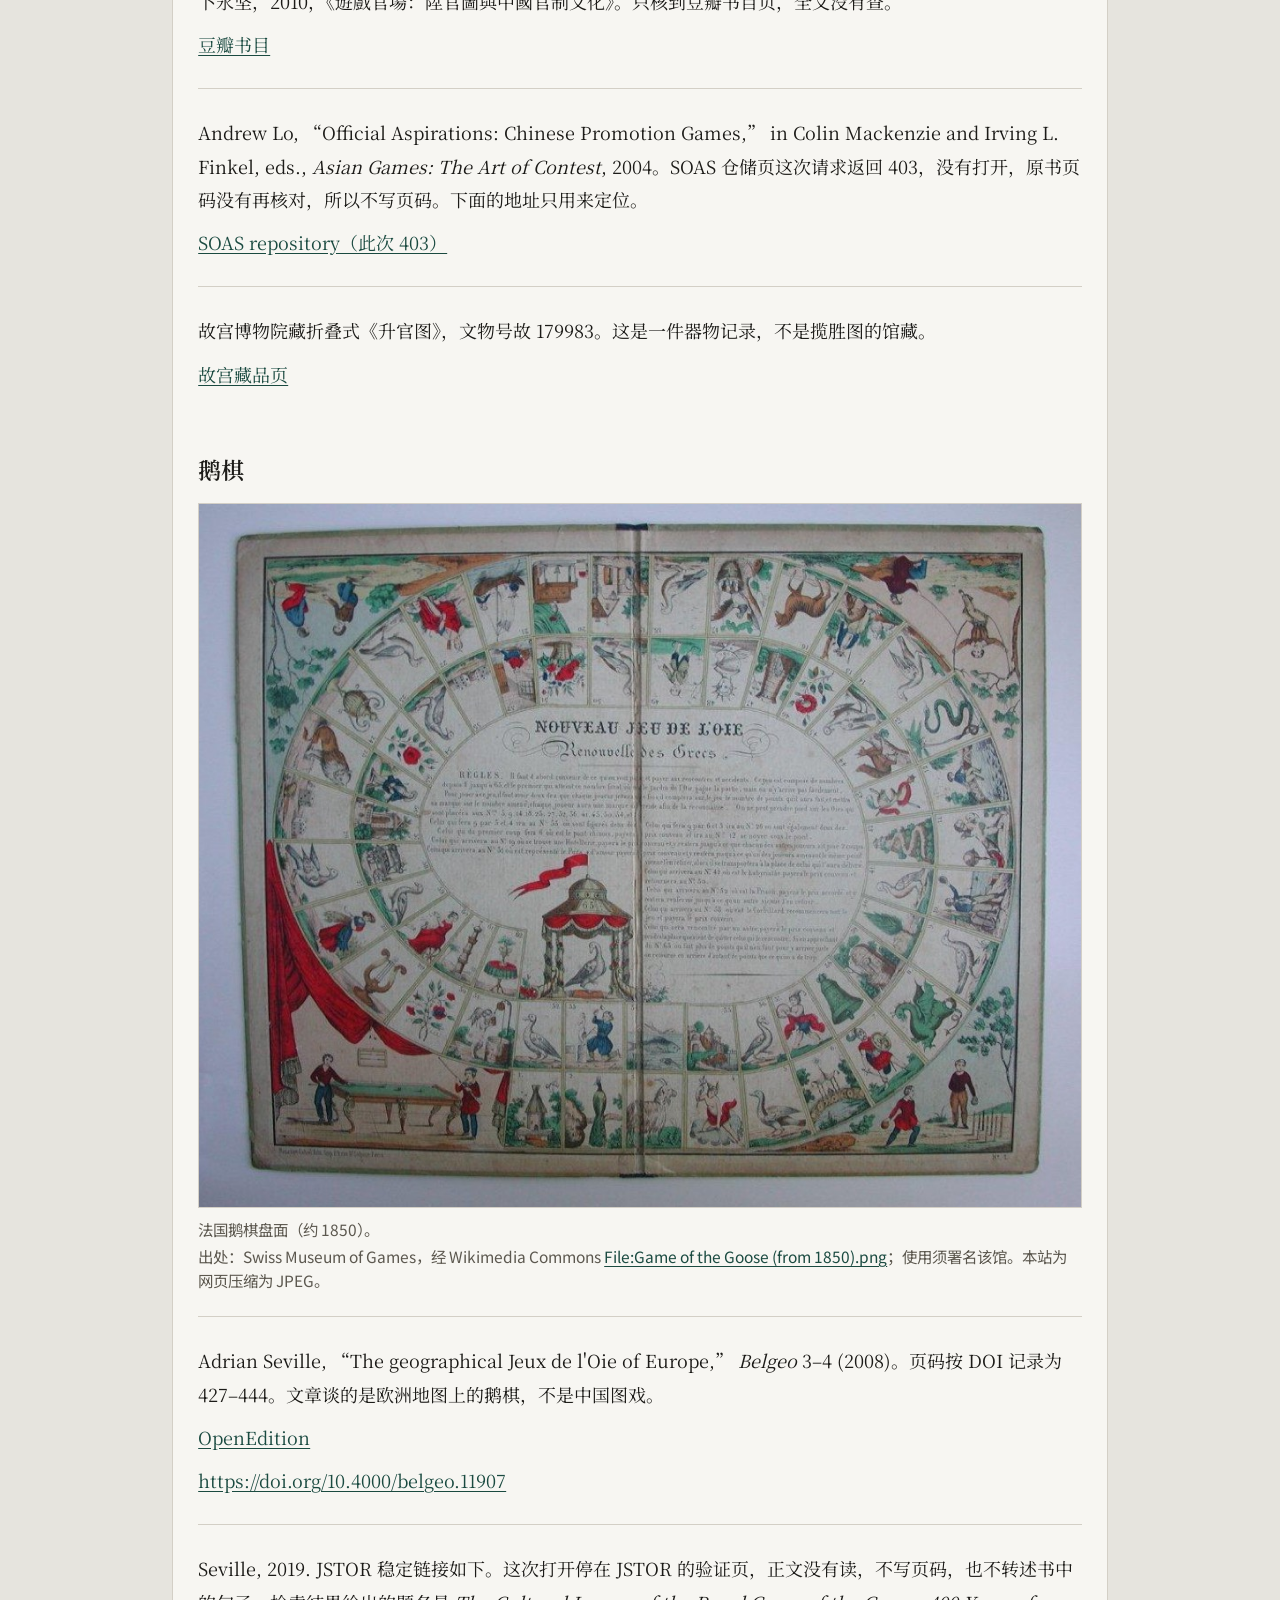
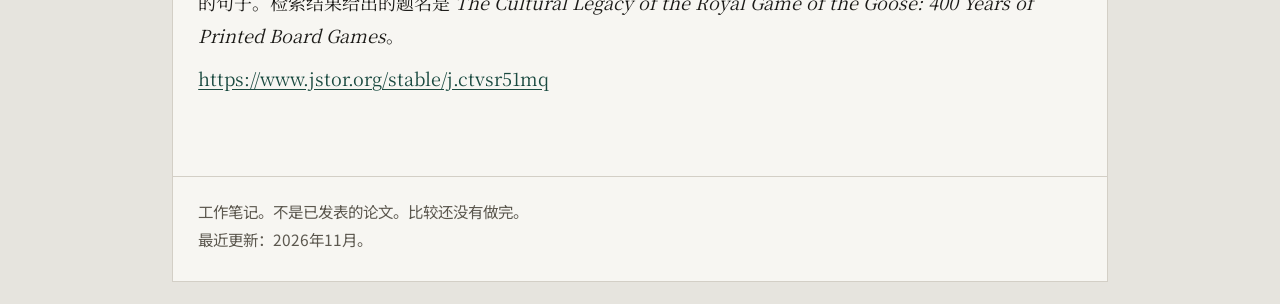
<file: docs/lansheng/research.html>
<!DOCTYPE html>
<html lang="zh-Hans">
<head>
  <meta charset="utf-8">
  <meta name="viewport" content="width=device-width, initial-scale=1">
  <title>揽胜图：研究状况 — 中国传统图戏</title>
  <meta name="description" content="把揽胜图放在升官图／彩选和欧洲鹅棋旁边看。类型相近不等于同源，比较研究还没有做完。">
  <link rel="preconnect" href="https://fonts.googleapis.com">
  <link rel="preconnect" href="https://fonts.gstatic.com" crossorigin>
  <link href="https://fonts.googleapis.com/css2?family=Noto+Sans+SC:wght@400;500;600&family=Noto+Serif+SC:wght@500;600&display=swap" rel="stylesheet">
  <link rel="stylesheet" href="../assets/site.css">
  <script src="../assets/site.js" defer></script>
</head>
<body>
  <a class="skip" href="#content">跳到正文</a>
  <div class="sheet">
    <header class="site-header">
      <p class="brand"><a href="../index.html">中国传统图戏</a></p>
      <p class="site-note">研究与展览工作笔记 · Xingchen Zhang (Ian)</p>
      <button type="button" class="nav-toggle" data-nav-toggle hidden>目录</button>
      <nav id="site-nav" class="site-nav" aria-label="全站">
        <ul>
          <li><a href="../index.html">首页</a></li>
          <li><a href="index.html">揽胜图</a></li>
          <li><a href="history.html">源流札记</a></li>
          <li><a href="play.html">玩法</a></li>
          <li><a href="collections.html">对象与馆藏</a></li>
          <li><a href="research.html" aria-current="page">研究</a></li>
          <li><a href="../shengguan/index.html">升官图</a></li>
          <li><a href="../shengguan/play.html">升官试用</a></li>
          <li><a href="zhiyin/play.html">掷饮试用</a></li>
          <li><a href="zhiyin/transcribe.html">录文台</a></li>
        </ul>
      </nav>
    </header>

    <main id="content">
      <h1>研究状况</h1>
      <p class="lede">揽胜图可以先放在两类旁边看。一类是升官图／彩选。一类是欧洲鹅棋（Game of the Goose），尤其是 Adrian Seville 写过的地理主题变体。放在旁边，是为了看类型。不是说它们同源，这一次也还没有做完比较。</p>
      <p class="measure">彩选看采色和进退，不按点数一格一格走。揽胜图是一枚骰子、按点数沿地点走、地点上有赏罚，所以比彩选更近鹅棋。近，只说明机制像。<a href="play.html">玩法</a>页引了清人「从升官图化出」「脱胎于升官图」两句，那是金学诗和徐珂的话，不是这份笔记的结论。两系与晚清改谱见<a href="history.html">源流札记</a>。</p>
      <p class="measure">下面的文献用来进入升官图／彩选，或进入欧洲鹅棋。本页不把它们写成揽胜图专论。升官图试用本件见<a href="../shengguan/index.html">升官图</a>与<a href="../shengguan/play.html">试用可玩</a>。</p>

      <div class="fig-pair">
        <figure class="fig">
          <img src="../assets/figures/shengguan-tu-commons.png" alt="清代升官图盘面一例（维基共享资源）" width="577" height="563" loading="lazy">
          <figcaption>
            清代升官图盘面一例（对照类型用，不是故宫故 179983）。
            <span class="src">出处：Wikimedia Commons <a href="https://commons.wikimedia.org/wiki/File:Shengguan_Tu.png">File:Shengguan Tu.png</a>；公有领域；约 90×80 cm 清盘（条目描述）。</span>
          </figcaption>
        </figure>
        <figure class="fig">
          <img src="../assets/figures/goose-met-dp867954.jpg" alt="欧洲鹅棋盘面，大都会艺术博物馆藏品影像" width="1280" height="978" loading="lazy">
          <figcaption>
            欧洲鹅棋（Game of the Goose）盘面一例。
            <span class="src">出处：Metropolitan Museum of Art，经 Wikimedia Commons；<a href="https://commons.wikimedia.org/wiki/File:Game_of_the_Goose_MET_DP867954.jpg">File:Game of the Goose MET DP867954.jpg</a>（CC0）。</span>
          </figcaption>
        </figure>
      </div>
      <p class="aside measure">并置只为看「掷点前进＋格上赏罚」这类机制长什么样，不证明源流。</p>

      <h2>升官图／彩选</h2>
      <ul class="entry-list">
        <li>
          <p>Carole Morgan, “The Chinese Game of Shengguan tu,” <i>Journal of the American Oriental Society</i> 124, no. 3 (2004)。Crossref 的 page 字段是 517。正文这次没有逐页重读。</p>
          <p><a href="https://doi.org/10.2307/4132278">https://doi.org/10.2307/4132278</a></p>
        </li>
        <li>
          <p>宋秉仁，《陞官圖遊戲沿革考》，《臺灣師大歷史學報》，2005。华艺线上图书馆，需要登录。全文这次没有打开，所以不写页码。</p>
          <p><a href="https://www.airitilibrary.com/Article/Detail/03019667-200506-x-33-27-78-a">Airiti 条目</a></p>
        </li>
        <li>
          <p>卜永坚，2010，《遊戲官場：陞官圖與中國官制文化》。只核到豆瓣书目页，全文没有查。</p>
          <p><a href="https://book.douban.com/subject/5264991/">豆瓣书目</a></p>
        </li>
        <li>
          <p>Andrew Lo, “Official Aspirations: Chinese Promotion Games,” in Colin Mackenzie and Irving L. Finkel, eds., <i>Asian Games: The Art of Contest</i>, 2004。SOAS 仓储页这次请求返回 403，没有打开，原书页码没有再核对，所以不写页码。下面的地址只用来定位。</p>
          <p><a href="https://soas-repository.worktribe.com/output/447231/official-aspirations-chinese-promotion-games">SOAS repository（此次 403）</a></p>
        </li>
        <li>
          <p>故宫博物院藏折叠式《升官图》，文物号故 179983。这是一件器物记录，不是揽胜图的馆藏。</p>
          <p><a href="https://www.dpm.org.cn/collection/utensil/232141.html">故宫藏品页</a></p>
        </li>
      </ul>

      <h2>鹅棋</h2>
      <figure class="fig">
        <img src="../assets/figures/goose-1850.jpg" alt="1850 年前后法国鹅棋盘面" width="939" height="750" loading="lazy">
        <figcaption>
          法国鹅棋盘面（约 1850）。
          <span class="src">出处：Swiss Museum of Games，经 Wikimedia Commons <a href="https://commons.wikimedia.org/wiki/File:Game_of_the_Goose_(from_1850).png">File:Game of the Goose (from 1850).png</a>；使用须署名该馆。本站为网页压缩为 JPEG。</span>
        </figcaption>
      </figure>
      <ul class="entry-list">
        <li>
          <p>Adrian Seville, “The geographical Jeux de l'Oie of Europe,” <i>Belgeo</i> 3–4 (2008)。页码按 DOI 记录为 427–444。文章谈的是欧洲地图上的鹅棋，不是中国图戏。</p>
          <p><a href="https://journals.openedition.org/belgeo/11907">OpenEdition</a></p>
          <p><a href="https://doi.org/10.4000/belgeo.11907">https://doi.org/10.4000/belgeo.11907</a></p>
        </li>
        <li>
          <p>Seville, 2019. JSTOR 稳定链接如下。这次打开停在 JSTOR 的验证页，正文没有读，不写页码，也不转述书中的句子。检索结果给出的题名是 <i>The Cultural Legacy of the Royal Game of the Goose: 400 Years of Printed Board Games</i>。</p>
          <p><a href="https://www.jstor.org/stable/j.ctvsr51mq">https://www.jstor.org/stable/j.ctvsr51mq</a></p>
        </li>
      </ul>
    </main>

    <footer class="site-footer">
      <p>工作笔记。不是已发表的论文。比较还没有做完。</p>
      <p>最近更新：2026年11月。</p>
    </footer>
  </div>
</body>
</html>
</file>
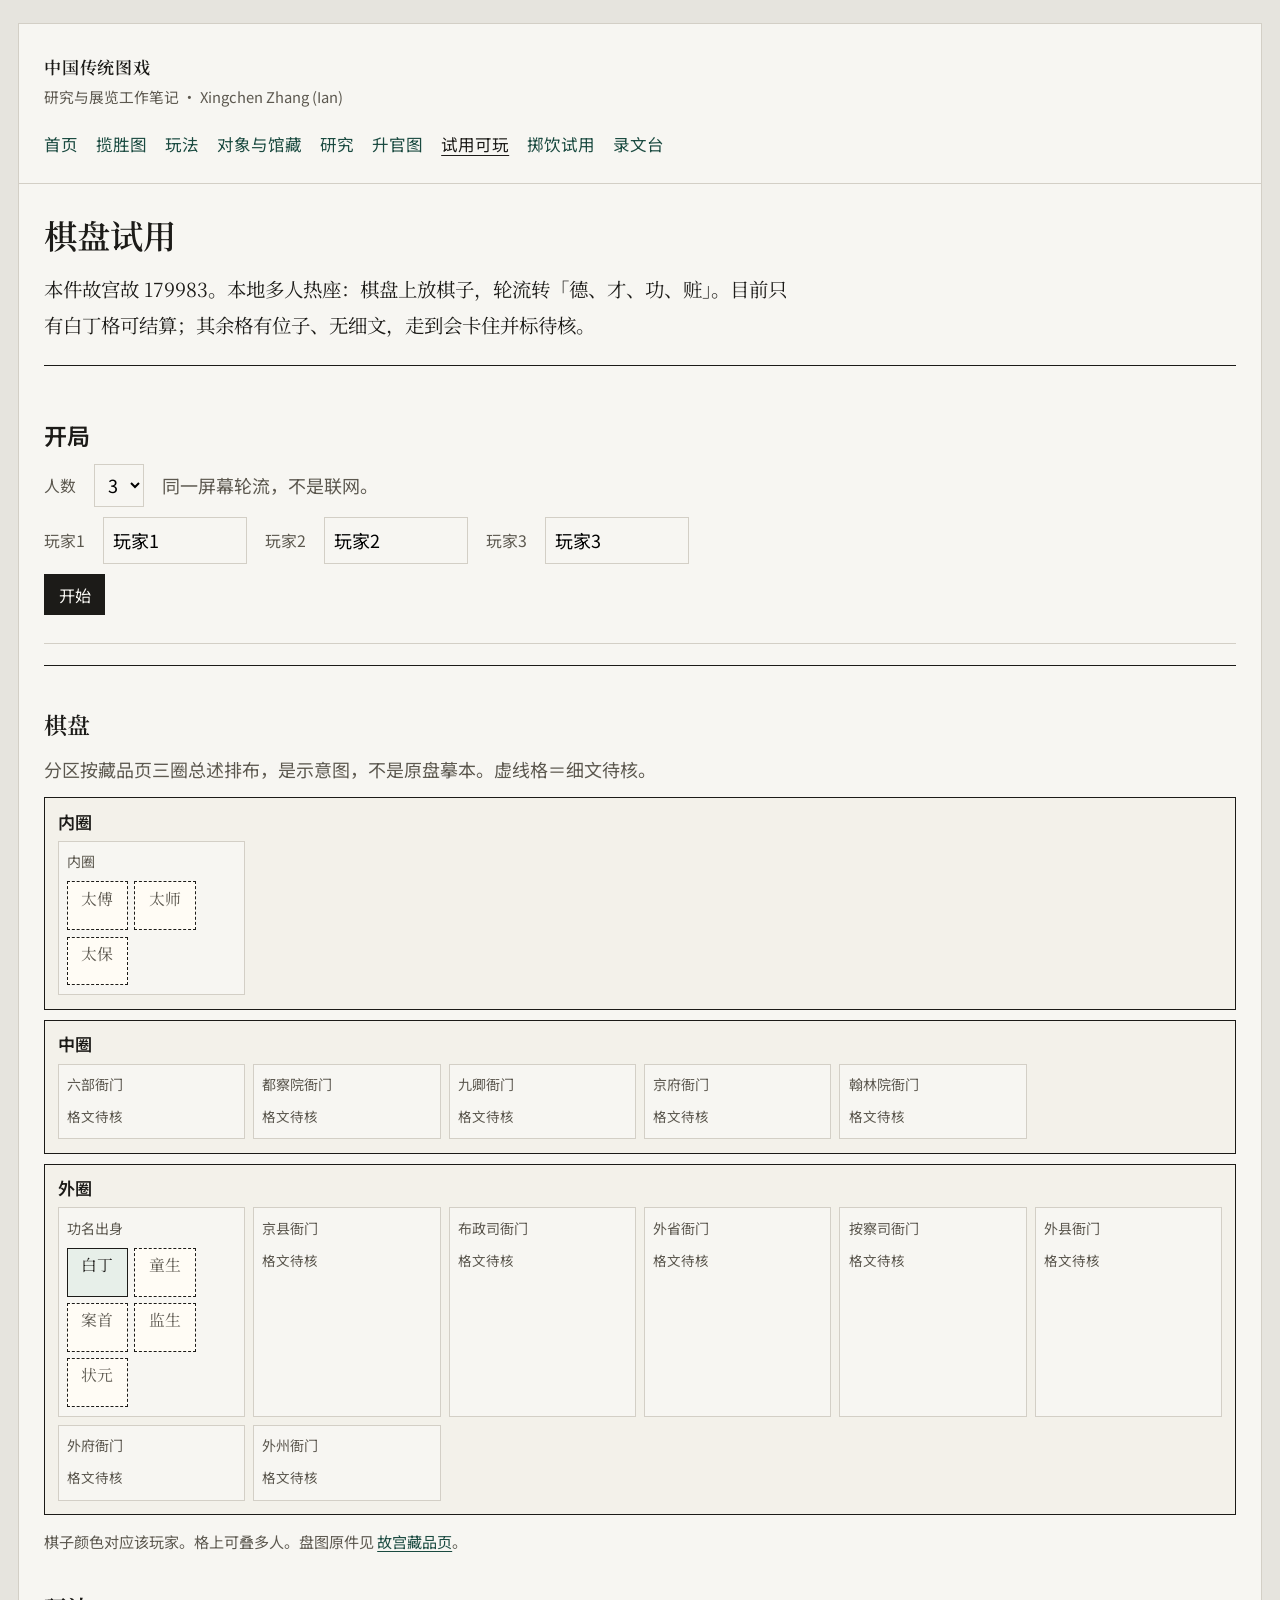
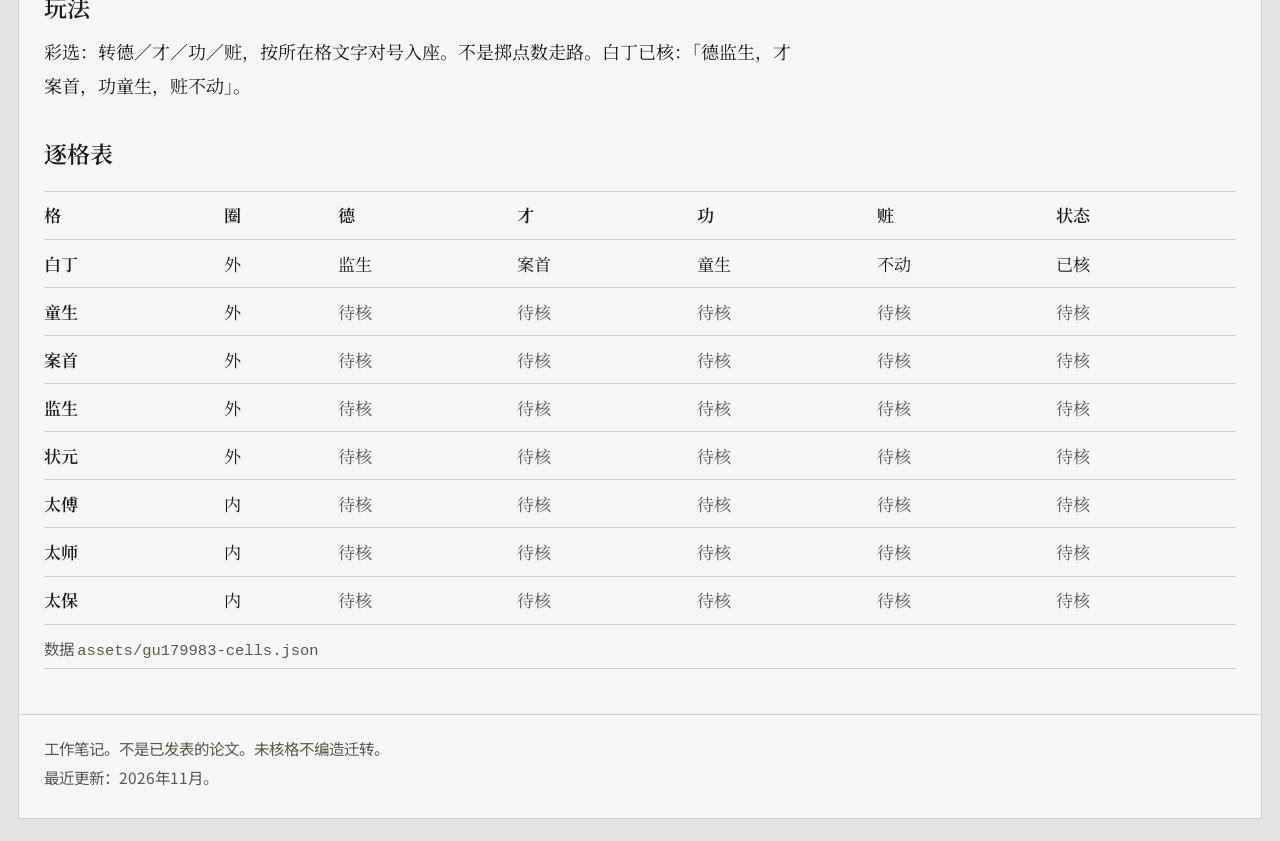
<file: docs/shengguan/play.html>
<!DOCTYPE html>
<html lang="zh-Hans">
<head>
  <meta charset="utf-8">
  <meta name="viewport" content="width=device-width, initial-scale=1">
  <title>升官图棋盘试用 — 故179983 — 中国传统图戏</title>
  <meta name="description" content="故宫故179983本地多人棋盘试用。彩选德才功赃。格文除白丁外待核。">
  <link rel="preconnect" href="https://fonts.googleapis.com">
  <link rel="preconnect" href="https://fonts.gstatic.com" crossorigin>
  <link href="https://fonts.googleapis.com/css2?family=Noto+Sans+SC:wght@400;500;600&family=Noto+Serif+SC:wght@500;600&display=swap" rel="stylesheet">
  <link rel="stylesheet" href="../assets/site.css">
  <script src="../assets/site.js" defer></script>
  <style>
    :root { --wide: 72rem; --board-ink: #1c1b18; }
    .setup, .hud, .board-wrap, .table-wrap { margin-top: 1.2rem; }
    .setup {
      padding: 1rem 0;
      border-top: 1px solid var(--ink);
      border-bottom: 1px solid var(--line);
      font-family: var(--sans);
    }
    .setup-row {
      display: flex;
      flex-wrap: wrap;
      gap: 0.6rem 1rem;
      align-items: center;
      margin: 0.55rem 0;
    }
    .setup label { color: var(--muted); font-size: 0.88rem; }
    .setup select, .setup input[type="text"] {
      padding: 0.35rem 0.5rem;
      border: 1px solid var(--line);
      background: var(--sheet);
      font: inherit;
      max-width: 8rem;
    }
    .setup button, .hud button, .faces button {
      padding: 0.4rem 0.75rem;
      border: 1px solid var(--ink);
      background: var(--sheet);
      color: var(--ink);
      font-family: var(--sans);
      font-size: 0.9rem;
      cursor: pointer;
    }
    .setup button.primary, .hud button.primary {
      background: var(--ink);
      color: var(--sheet);
    }
    .hud {
      display: none;
      padding: 0.85rem 0;
      border-bottom: 1px solid var(--line);
      font-family: var(--sans);
    }
    .hud.is-on { display: block; }
    .setup.is-hidden { display: none; }
    .player-list {
      display: flex;
      flex-wrap: wrap;
      gap: 0.45rem;
      margin: 0.5rem 0;
      padding: 0;
      list-style: none;
    }
    .player-list li {
      display: flex;
      align-items: center;
      gap: 0.35rem;
      padding: 0.25rem 0.55rem;
      border: 1px solid var(--line);
      font-size: 0.88rem;
    }
    .player-list li.is-turn {
      border-color: var(--ink);
      background: var(--soft);
    }
    .token {
      width: 0.85rem;
      height: 0.85rem;
      border-radius: 50%;
      border: 1px solid var(--board-ink);
      flex: 0 0 auto;
    }
    .faces { display: flex; flex-wrap: wrap; gap: 0.35rem; }
    .faces button[aria-pressed="true"] {
      background: var(--ink);
      color: var(--sheet);
    }
    .faces button:disabled { opacity: 0.4; cursor: not-allowed; }
    #turn-msg { margin: 0.45rem 0 0; font-size: 0.95rem; }
    .log {
      margin: 0.6rem 0 0;
      padding: 0;
      list-style: none;
      max-height: 8rem;
      overflow: auto;
      font-size: 0.86rem;
    }
    .log li {
      margin: 0;
      padding: 0.28rem 0;
      border-top: 1px solid var(--line);
    }
    .board-wrap {
      padding-top: 0.4rem;
      border-top: 1px solid var(--ink);
    }
    .board {
      display: grid;
      gap: 0.55rem;
      margin: 0.6rem 0 0;
    }
    .ring {
      border: 1px solid var(--board-ink);
      padding: 0.65rem 0.7rem 0.75rem;
      background: #f3f1ea;
    }
    .ring h3 {
      margin: 0 0 0.45rem;
      font-size: 0.95rem;
      font-family: var(--sans);
      letter-spacing: 0.04em;
    }
    .zones {
      display: grid;
      grid-template-columns: repeat(auto-fill, minmax(9.5rem, 1fr));
      gap: 0.45rem;
    }
    .zone {
      border: 1px solid var(--line);
      padding: 0.4rem 0.45rem 0.5rem;
      background: var(--sheet);
      min-height: 4.2rem;
    }
    .zone-name {
      margin: 0 0 0.35rem;
      font-family: var(--sans);
      font-size: 0.78rem;
      color: var(--muted);
    }
    .cells {
      display: flex;
      flex-wrap: wrap;
      gap: 0.35rem;
    }
    .cell {
      position: relative;
      min-width: 3.4rem;
      padding: 0.35rem 0.4rem 1.15rem;
      border: 1px solid var(--board-ink);
      background: #fffcf5;
      font-size: 0.88rem;
      line-height: 1.25;
      text-align: center;
    }
    .cell.is-start { background: var(--soft); }
    .cell.is-pending { border-style: dashed; color: var(--muted); }
    .cell.is-focus {
      outline: 2px solid var(--ink);
      outline-offset: 1px;
    }
    .cell-tokens {
      position: absolute;
      left: 0.2rem;
      right: 0.2rem;
      bottom: 0.2rem;
      display: flex;
      flex-wrap: wrap;
      gap: 0.15rem;
      justify-content: center;
    }
    .empty-zone {
      font-family: var(--sans);
      font-size: 0.75rem;
      color: var(--muted);
    }
    .legend {
      margin: 0.7rem 0 0;
      font-family: var(--sans);
      font-size: 0.84rem;
      color: var(--muted);
    }
    @media (max-width: 40rem) {
      .cell { min-width: 3rem; font-size: 0.82rem; }
    }
  </style>
</head>
<body>
  <a class="skip" href="#content">跳到正文</a>
  <div class="sheet">
    <header class="site-header">
      <p class="brand"><a href="../index.html">中国传统图戏</a></p>
      <p class="site-note">研究与展览工作笔记 · Xingchen Zhang (Ian)</p>
      <button type="button" class="nav-toggle" data-nav-toggle hidden>目录</button>
      <nav id="site-nav" class="site-nav" aria-label="全站">
        <ul>
          <li><a href="../index.html">首页</a></li>
          <li><a href="../lansheng/index.html">揽胜图</a></li>
          <li><a href="../lansheng/play.html">玩法</a></li>
          <li><a href="../lansheng/collections.html">对象与馆藏</a></li>
          <li><a href="../lansheng/research.html">研究</a></li>
          <li><a href="index.html">升官图</a></li>
          <li><a href="play.html" aria-current="page">试用可玩</a></li>
          <li><a href="../lansheng/zhiyin/play.html">掷饮试用</a></li>
          <li><a href="../lansheng/zhiyin/transcribe.html">录文台</a></li>
        </ul>
      </nav>
    </header>

    <main id="content">
      <h1>棋盘试用</h1>
      <p class="lede">本件故宫故 179983。本地多人热座：棋盘上放棋子，轮流转「德、才、功、赃」。目前只有白丁格可结算；其余格有位子、无细文，走到会卡住并标待核。</p>

      <section class="setup" id="setup" aria-labelledby="setup-title">
        <h2 id="setup-title">开局</h2>
        <div class="setup-row">
          <label for="player-count">人数</label>
          <select id="player-count" aria-describedby="count-hint">
            <option value="2">2</option>
            <option value="3" selected>3</option>
            <option value="4">4</option>
            <option value="5">5</option>
            <option value="6">6</option>
          </select>
          <span id="count-hint" class="aside">同一屏幕轮流，不是联网。</span>
        </div>
        <div id="name-fields" class="setup-row"></div>
        <div class="setup-row">
          <button type="button" class="primary" id="start-btn">开始</button>
        </div>
      </section>

      <section class="hud" id="hud" aria-labelledby="hud-title">
        <h2 id="hud-title">这一局</h2>
        <ul class="player-list" id="player-list"></ul>
        <div class="setup-row">
          <span>当前</span>
          <strong id="current-player">—</strong>
          <span>位置</span>
          <strong id="current-pos">—</strong>
        </div>
        <div class="setup-row">
          <span>转陀螺</span>
          <div class="faces" role="group" aria-label="德才功赃">
            <button type="button" data-face="德">德</button>
            <button type="button" data-face="才">才</button>
            <button type="button" data-face="功">功</button>
            <button type="button" data-face="赃">赃</button>
            <button type="button" class="primary" id="random-face">随机</button>
          </div>
          <button type="button" id="pass-btn" hidden>跳过（待核）</button>
          <button type="button" id="restart-btn">重新开局</button>
        </div>
        <p id="turn-msg" aria-live="polite">—</p>
        <ol class="log" id="log"></ol>
      </section>

      <section class="board-wrap" aria-labelledby="board-title">
        <h2 id="board-title">棋盘</h2>
        <p class="aside">分区按藏品页三圈总述排布，是示意图，不是原盘摹本。虚线格＝细文待核。</p>
        <div class="board" id="board"></div>
        <p class="legend">棋子颜色对应该玩家。格上可叠多人。盘图原件见 <a href="https://www.dpm.org.cn/collection/utensil/232141.html">故宫藏品页</a>。</p>
      </section>

      <h2>玩法</h2>
      <p class="measure">彩选：转德／才／功／赃，按所在格文字对号入座。不是掷点数走路。白丁已核：「德监生，才案首，功童生，赃不动」。</p>

      <h2>逐格表</h2>
      <div class="table-wrap">
        <table id="cell-table">
          <caption>数据 <code>assets/gu179983-cells.json</code></caption>
          <thead>
            <tr>
              <th scope="col">格</th>
              <th scope="col">圈</th>
              <th scope="col">德</th>
              <th scope="col">才</th>
              <th scope="col">功</th>
              <th scope="col">赃</th>
              <th scope="col">状态</th>
            </tr>
          </thead>
          <tbody></tbody>
        </table>
      </div>
    </main>

    <footer class="site-footer">
      <p>工作笔记。不是已发表的论文。未核格不编造迁转。</p>
      <p>最近更新：2026年11月。</p>
    </footer>
  </div>
  <script>
  (function () {
    var COLORS = ["#b54a2a", "#1a4a40", "#2c4a7c", "#7a5b1e", "#5a3d6e", "#3d5c34"];
    var data = null;
    var cellsByName = {};
    var players = [];
    var turn = 0;
    var started = false;

    var setupEl = document.getElementById("setup");
    var hudEl = document.getElementById("hud");
    var nameFields = document.getElementById("name-fields");
    var countSel = document.getElementById("player-count");
    var boardEl = document.getElementById("board");
    var listEl = document.getElementById("player-list");
    var msgEl = document.getElementById("turn-msg");
    var logEl = document.getElementById("log");
    var passBtn = document.getElementById("pass-btn");

    function buildNameFields() {
      var n = Number(countSel.value);
      nameFields.innerHTML = "";
      for (var i = 0; i < n; i++) {
        var lab = document.createElement("label");
        lab.textContent = "玩家" + (i + 1);
        lab.setAttribute("for", "pn-" + i);
        var inp = document.createElement("input");
        inp.type = "text";
        inp.id = "pn-" + i;
        inp.value = "玩家" + (i + 1);
        inp.maxLength = 8;
        nameFields.appendChild(lab);
        nameFields.appendChild(inp);
      }
    }

    function cellOf(name) { return cellsByName[name] || null; }

    function currentPlayer() { return players[turn]; }

    function renderTable() {
      var tb = document.querySelector("#cell-table tbody");
      tb.innerHTML = "";
      (data.cells || []).forEach(function (c) {
        var tr = document.createElement("tr");
        function td(t, pending) {
          var el = document.createElement("td");
          if (pending) el.className = "pending";
          el.textContent = t;
          return el;
        }
        var th = document.createElement("th");
        th.scope = "row";
        th.textContent = c.name;
        tr.appendChild(th);
        tr.appendChild(td(c.ring === "outer" ? "外" : c.ring === "middle" ? "中" : "内", false));
        ["德", "才", "功", "赃"].forEach(function (f) {
          var v = c.moves && c.moves[f];
          tr.appendChild(td(v || "待核", !v));
        });
        tr.appendChild(td(c.status === "verified" ? "已核" : "待核", c.status !== "verified"));
        tb.appendChild(tr);
      });
    }

    function occupants(cellName) {
      return players.filter(function (p) { return p.pos === cellName; });
    }

    function renderBoard() {
      var zones = data.series_zones || [];
      var byRing = { outer: [], middle: [], inner: [] };
      zones.forEach(function (z) {
        if (byRing[z.ring]) byRing[z.ring].push(z);
      });
      var cells = data.cells || [];
      function cellsInZone(zoneId) {
        return cells.filter(function (c) {
          return c.board && c.board.lane === zoneId;
        }).sort(function (a, b) {
          return (a.board.order || 0) - (b.board.order || 0);
        });
      }
      var html = "";
      [
        { key: "inner", title: "内圈" },
        { key: "middle", title: "中圈" },
        { key: "outer", title: "外圈" }
      ].forEach(function (ring) {
        html += '<div class="ring" data-ring="' + ring.key + '"><h3>' + ring.title + "</h3><div class=\"zones\">";
        byRing[ring.key].forEach(function (z) {
          var zs = cellsInZone(z.id);
          html += '<div class="zone" data-zone="' + z.id + '">';
          html += '<p class="zone-name">' + z.name + "</p><div class=\"cells\">";
          if (!zs.length) {
            html += '<span class="empty-zone">格文待核</span>';
          } else {
            zs.forEach(function (c) {
              var cls = "cell";
              if (c.start) cls += " is-start";
              if (c.status !== "verified") cls += " is-pending";
              if (started && currentPlayer() && currentPlayer().pos === c.name) cls += " is-focus";
              html += '<div class="' + cls + '" data-cell="' + c.name + '" title="' +
                (c.status === "verified" ? "已核" : "细文待核") + '">';
              html += c.name;
              html += '<div class="cell-tokens">';
              occupants(c.name).forEach(function (p) {
                html += '<span class="token" style="background:' + p.color + '" title="' + p.name + '"></span>';
              });
              html += "</div></div>";
            });
          }
          html += "</div></div>";
        });
        html += "</div></div>";
      });
      boardEl.innerHTML = html;
    }

    function renderHud() {
      listEl.innerHTML = "";
      players.forEach(function (p, i) {
        var li = document.createElement("li");
        if (i === turn) li.className = "is-turn";
        li.innerHTML = '<span class="token" style="background:' + p.color + '"></span>' +
          p.name + " · " + p.pos +
          (p.blocked ? " · 待核卡住" : "");
        listEl.appendChild(li);
      });
      var p = currentPlayer();
      document.getElementById("current-player").textContent = p ? p.name : "—";
      document.getElementById("current-pos").textContent = p ? p.pos : "—";
      var cell = p ? cellOf(p.pos) : null;
      var blocked = !!(cell && cell.status !== "verified");
      passBtn.hidden = !blocked;
      document.querySelectorAll(".faces button").forEach(function (b) {
        if (b.id === "random-face") return;
        b.disabled = blocked;
      });
      document.getElementById("random-face").disabled = blocked;
      if (blocked) {
        msgEl.textContent = p.name + " 在「" + p.pos + "」，格文待核，本格无法结算。可跳过或等续录。";
      } else {
        msgEl.textContent = "轮到 " + p.name + "：选德／才／功／赃，或随机。";
      }
      renderBoard();
    }

    function log(text) {
      var li = document.createElement("li");
      li.textContent = text;
      logEl.insertBefore(li, logEl.firstChild);
    }

    function nextTurn() {
      turn = (turn + 1) % players.length;
      renderHud();
    }

    function applyFace(face) {
      if (!started) return;
      var p = currentPlayer();
      var cell = cellOf(p.pos);
      if (!cell || cell.status !== "verified") {
        msgEl.textContent = "「" + p.pos + "」待核，不能转。";
        return;
      }
      var dest = cell.moves[face];
      if (!dest) {
        msgEl.textContent = "「" + p.pos + "」的「" + face + "」待核。";
        return;
      }
      document.querySelectorAll(".faces [data-face]").forEach(function (b) {
        b.setAttribute("aria-pressed", b.getAttribute("data-face") === face ? "true" : "false");
      });
      if (dest === "不动") {
        log(p.name + " 在白丁转「" + face + "」→ 不动");
        msgEl.textContent = p.name + " 赃／结果：不动。";
        nextTurn();
        return;
      }
      var from = p.pos;
      p.pos = dest;
      var next = cellOf(dest);
      p.blocked = !(next && next.status === "verified");
      log(p.name + "：" + from + " · " + face + " → " + dest +
        (p.blocked ? "（待核）" : ""));
      msgEl.textContent = p.name + " 至「" + dest + "」" +
        (p.blocked ? "。该格细文待核。" : "。");
      nextTurn();
    }

    function startGame() {
      var n = Number(countSel.value);
      players = [];
      for (var i = 0; i < n; i++) {
        var inp = document.getElementById("pn-" + i);
        players.push({
          name: (inp && inp.value.trim()) || ("玩家" + (i + 1)),
          color: COLORS[i % COLORS.length],
          pos: "白丁",
          blocked: false
        });
      }
      turn = 0;
      started = true;
      logEl.innerHTML = "";
      setupEl.classList.add("is-hidden");
      hudEl.classList.add("is-on");
      log("开局：" + players.map(function (p) { return p.name; }).join("、") + "，皆从白丁起。");
      renderHud();
    }

    function restart() {
      started = false;
      players = [];
      turn = 0;
      hudEl.classList.remove("is-on");
      setupEl.classList.remove("is-hidden");
      passBtn.hidden = true;
      logEl.innerHTML = "";
      msgEl.textContent = "—";
      document.querySelectorAll(".faces [data-face]").forEach(function (b) {
        b.setAttribute("aria-pressed", "false");
        b.disabled = false;
      });
      document.getElementById("random-face").disabled = false;
      renderBoard();
    }

    fetch("assets/gu179983-cells.json").then(function (r) { return r.json(); }).then(function (json) {
      data = json;
      (data.cells || []).forEach(function (c) { cellsByName[c.name] = c; });
      renderTable();
      renderBoard();
      buildNameFields();
      countSel.addEventListener("change", buildNameFields);
      document.getElementById("start-btn").addEventListener("click", startGame);
      document.getElementById("restart-btn").addEventListener("click", restart);
      passBtn.addEventListener("click", function () {
        if (!started) return;
        var p = currentPlayer();
        log(p.name + " 跳过（「" + p.pos + "」待核）");
        nextTurn();
      });
      document.querySelectorAll(".faces [data-face]").forEach(function (btn) {
        btn.addEventListener("click", function () {
          applyFace(btn.getAttribute("data-face"));
        });
      });
      document.getElementById("random-face").addEventListener("click", function () {
        var faces = data.spinner || ["德", "才", "功", "赃"];
        applyFace(faces[Math.floor(Math.random() * faces.length)]);
      });
    }).catch(function () {
      msgEl.textContent = "读不到 gu179983-cells.json。";
    });
  })();
  </script>
</body>
</html>
</file>
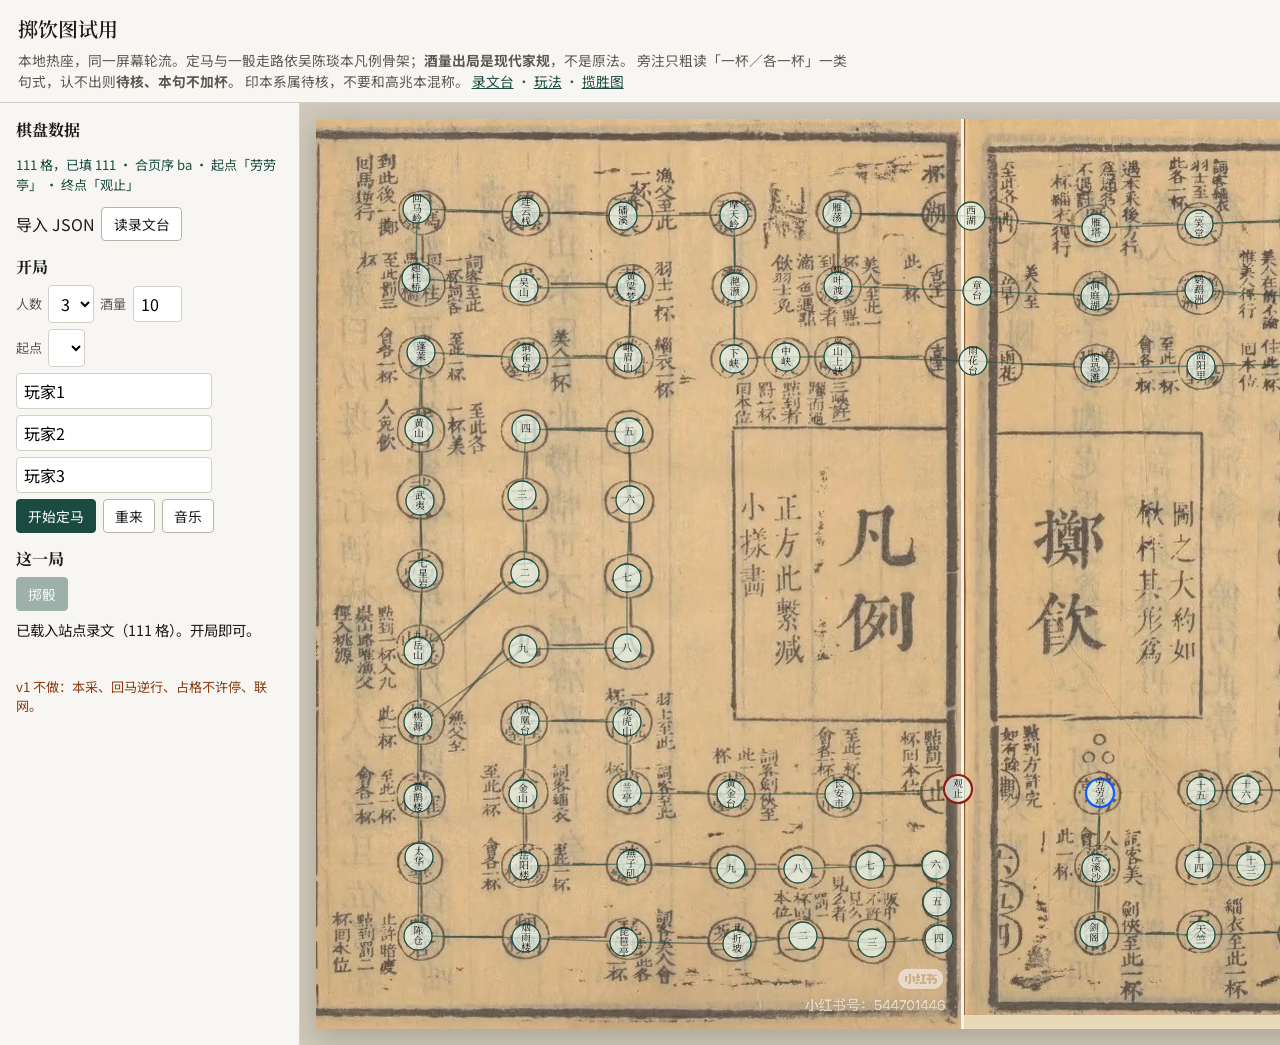
<file: docs/lansheng/zhiyin/play.html>
<!DOCTYPE html>
<html lang="zh-Hans">
<head>
  <meta charset="utf-8">
  <meta name="viewport" content="width=device-width, initial-scale=1">
  <title>掷饮图试用（本地热座）</title>
  <link rel="preconnect" href="https://fonts.googleapis.com">
  <link rel="preconnect" href="https://fonts.gstatic.com" crossorigin>
  <link href="https://fonts.googleapis.com/css2?family=Noto+Sans+SC:wght@400;500;600&family=Noto+Serif+SC:wght@500;600&display=swap" rel="stylesheet">
  <style>
    :root {
      --bg: #e6e4de;
      --sheet: #f7f6f2;
      --ink: #1c1b18;
      --muted: #5c584f;
      --line: #d3cfc6;
      --accent: #1a4a40;
      --warn: #8a3b12;
      --serif: "Noto Serif SC", "Songti SC", "STSong", serif;
      --sans: "Noto Sans SC", "PingFang SC", sans-serif;
    }
    * { box-sizing: border-box; }
    body {
      margin: 0;
      color: var(--ink);
      background: var(--bg);
      font-family: var(--sans);
      line-height: 1.5;
    }
    header {
      padding: 0.9rem 1.1rem 0.7rem;
      background: var(--sheet);
      border-bottom: 1px solid var(--line);
    }
    header h1 {
      margin: 0;
      font-family: var(--serif);
      font-size: 1.25rem;
      font-weight: 600;
    }
    header p {
      margin: 0.35rem 0 0;
      color: var(--muted);
      font-size: 0.86rem;
      max-width: 52rem;
    }
    header a { color: var(--accent); }
    .layout {
      display: grid;
      grid-template-columns: 300px minmax(0, 1fr);
      min-height: calc(100vh - 7rem);
    }
    @media (max-width: 900px) {
      .layout { grid-template-columns: 1fr; }
    }
    .side {
      background: var(--sheet);
      border-right: 1px solid var(--line);
      padding: 0.9rem 1rem 1.4rem;
      overflow: auto;
    }
    .side h2 {
      margin: 0.85rem 0 0.4rem;
      font-family: var(--serif);
      font-size: 1rem;
    }
    .side h2:first-child { margin-top: 0; }
    .row {
      display: flex;
      flex-wrap: wrap;
      gap: 0.4rem;
      align-items: center;
      margin: 0.4rem 0;
    }
    label.inline {
      font-size: 0.82rem;
      color: var(--muted);
    }
    select, input[type="number"], input[type="text"] {
      border: 1px solid var(--line);
      border-radius: 4px;
      padding: 0.3rem 0.45rem;
      font: inherit;
      background: #fff;
    }
    button {
      appearance: none;
      border: 1px solid #b8b3a6;
      background: #fff;
      color: var(--ink);
      border-radius: 4px;
      padding: 0.35rem 0.7rem;
      font: inherit;
      font-size: 0.86rem;
      cursor: pointer;
    }
    button.primary {
      background: var(--accent);
      border-color: var(--accent);
      color: #fff;
    }
    button:disabled { opacity: 0.4; cursor: not-allowed; }
    .file { display: inline-flex; }
    .file input { display: none; }
    .warn { color: var(--warn); font-size: 0.82rem; }
    .ok { color: var(--accent); font-size: 0.82rem; }
    .players { list-style: none; margin: 0.4rem 0; padding: 0; }
    .players li {
      display: flex;
      align-items: center;
      gap: 0.4rem;
      padding: 0.28rem 0.4rem;
      border: 1px solid var(--line);
      margin-bottom: 0.3rem;
      font-size: 0.86rem;
    }
    .players li.is-turn { border-color: var(--ink); background: #e7efe9; }
    .players li.is-out { opacity: 0.45; text-decoration: line-through; }
    .dot {
      width: 0.85rem;
      height: 0.85rem;
      border-radius: 50%;
      border: 1px solid var(--ink);
      flex: 0 0 auto;
    }
    #msg {
      margin: 0.5rem 0 0;
      font-size: 0.9rem;
      min-height: 2.4rem;
    }
    .log {
      margin: 0.4rem 0 0;
      padding: 0;
      list-style: none;
      max-height: 12rem;
      overflow: auto;
      font-size: 0.8rem;
      color: var(--muted);
    }
    .log li {
      padding: 0.25rem 0;
      border-top: 1px solid var(--line);
    }
    .stage-wrap {
      overflow: auto;
      padding: 1rem;
      background: #cfc9bb;
    }
    .stage {
      position: relative;
      margin: 0 auto;
      box-shadow: 0 8px 28px rgba(40, 30, 10, 0.22);
      background: #e8d9b8;
      user-select: none;
    }
    .underlay-row {
      display: flex;
      flex-direction: row;
      align-items: flex-start;
      pointer-events: none;
    }
    .underlay-row img {
      display: block;
      flex: 0 0 auto;
      height: auto;
    }
    svg.overlay {
      position: absolute;
      inset: 0;
      width: 100%;
      height: 100%;
    }
    .edge { stroke: #1a4a40; stroke-width: 1.4; fill: none; opacity: 0.55; }
    .node circle, .node rect {
      fill: rgba(255, 252, 245, 0.5);
      stroke: #6a4a3a;
      stroke-width: 1.3;
    }
    .node.filled circle, .node.filled rect {
      fill: rgba(232, 245, 236, 0.72);
      stroke: var(--accent);
    }
    .node.start circle { stroke: #0b5fff; stroke-width: 2.2; }
    .node.goal circle { stroke: #8a1f12; stroke-width: 2.2; }
    .node.choice circle, .node.choice rect {
      fill: rgba(255, 220, 120, 0.9);
      stroke: #c45c00;
      stroke-width: 2.6;
      cursor: pointer;
    }
    .node.here circle { stroke-width: 2.4; }
    .node text {
      fill: #1c1b18;
      font-family: var(--serif);
      font-size: 10px;
      text-anchor: middle;
      dominant-baseline: middle;
      pointer-events: none;
    }
    .token-g { pointer-events: none; }
    .token-g circle { stroke: #1c1b18; stroke-width: 1.2; }
    .token-g text {
      fill: #fff;
      stroke: #1c1b18;
      stroke-width: 0.45;
      paint-order: stroke fill;
      font-family: var(--sans);
      font-size: 9px;
      font-weight: 600;
      text-anchor: middle;
      dominant-baseline: central;
    }
    #land-card {
      margin-top: 0.6rem;
      padding: 0.55rem 0.6rem;
      border: 1px solid var(--warn);
      background: #fff6ee;
      font-size: 0.86rem;
    }
    #land-card[hidden] { display: none; }
    #land-card strong { display: block; font-family: var(--serif); margin-bottom: 0.25rem; }
    #land-card .land-note { margin: 0.2rem 0; color: var(--ink); }
    #land-card .land-allusion { margin: 0.2rem 0; color: #4a3a18; }
    #land-card .land-result { margin: 0.2rem 0 0; color: var(--warn); }
    button[aria-pressed="true"].music { background: var(--accent); color: #fff; border-color: var(--accent); }
  </style>
</head>
<body>
  <header>
    <h1>掷饮图试用</h1>
    <p>
      本地热座，同一屏幕轮流。定马与一骰走路依吴陈琰本凡例骨架；<strong>酒量出局是现代家规</strong>，不是原法。
      旁注只粗读「一杯／各一杯」一类句式，认不出则<strong>待核、本句不加杯</strong>。
      印本系属待核，不要和高兆本混称。
      <a href="transcribe.html">录文台</a>
      · <a href="../play.html">玩法</a>
      · <a href="../index.html">揽胜图</a>
    </p>
  </header>

  <div class="layout">
    <aside class="side">
      <h2>棋盘数据</h2>
      <p id="data-status" class="warn">尚未载入。</p>
      <div class="row">
        <label class="file"><span>导入 JSON</span><input type="file" id="import" accept="application/json,.json"></label>
        <button type="button" id="btn-from-transcribe">读录文台</button>
      </div>

      <h2>开局</h2>
      <div class="row">
        <label class="inline" for="player-count">人数</label>
        <select id="player-count">
          <option value="2">2</option>
          <option value="3" selected>3</option>
          <option value="4">4</option>
          <option value="5">5</option>
          <option value="6">6</option>
        </select>
        <label class="inline" for="limit">酒量</label>
        <input id="limit" type="number" min="5" max="20" value="10">
      </div>
      <div class="row" id="start-row" hidden>
        <label class="inline" for="start-pick">起点</label>
        <select id="start-pick"></select>
      </div>
      <div id="name-fields" class="row"></div>
      <div class="row">
        <button type="button" class="primary" id="start-btn">开始定马</button>
        <button type="button" id="restart-btn">重来</button>
        <button type="button" class="music" id="music-btn" aria-pressed="false">音乐</button>
      </div>

      <h2>这一局</h2>
      <ul class="players" id="player-list"></ul>
      <div class="row">
        <button type="button" class="primary" id="roll-btn" disabled>掷骰</button>
      </div>
      <p id="msg" aria-live="polite"></p>
      <div id="land-card" hidden>
        <strong id="land-title"></strong>
        <p class="land-note" id="land-note"></p>
        <p class="land-allusion" id="land-allusion"></p>
        <p class="land-result" id="land-result"></p>
      </div>
      <ol class="log" id="log"></ol>
      <p class="warn">v1 不做：本采、回马逆行、占格不许停、联网。</p>
    </aside>

    <div class="stage-wrap">
      <div class="stage" id="stage">
        <div class="underlay-row" id="underlay-row">
          <img id="img-left" alt="">
          <img id="img-right" alt="">
        </div>
        <svg class="overlay" id="svg" xmlns="http://www.w3.org/2000/svg">
          <g id="layer-board"></g>
          <g id="layer-tokens"></g>
        </svg>
      </div>
    </div>
  </div>

  <script>
  const TRANSCRIBE_KEY = "zhiyin-transcribe-v2";
  const TRANSCRIBE_KEY_LEGACY = "zhiyin-transcribe-v1";
  const ROLES = ["渔父", "羽士", "剑侠", "美人", "缁衣", "词客"];
  const ROLE_COLORS = {
    渔父: "#2c6aa0",
    羽士: "#6b4ea3",
    剑侠: "#b54a2a",
    美人: "#c45c7a",
    缁衣: "#2b2b2b",
    词客: "#1a4a40",
  };
  const CN_NUM = { 一: 1, 二: 2, 两: 2, 三: 3, 四: 4, 五: 5, 六: 6, 七: 7, 八: 8, 九: 9, 十: 10 };

  const state = {
    data: null,
    graph: null,
    startId: null,
    goalId: null,
    players: [],
    turn: 0,
    phase: "idle", // idle | assign | play | choose | over
    remaining: 0,
    fromId: null,
    prevId: null,
    choices: [],
    limit: 10,
    fly: null,
    busy: false,
  };

  const audio = {
    ctx: null,
    master: null,
    musicGain: null,
    sfxGain: null,
    musicOn: false,
    timer: null,
    step: 0,
  };

  function ensureAudio() {
    if (audio.ctx) return audio.ctx;
    const Ctx = window.AudioContext || window.webkitAudioContext;
    if (!Ctx) return null;
    audio.ctx = new Ctx();
    audio.master = audio.ctx.createGain();
    audio.master.gain.value = 0.7;
    audio.master.connect(audio.ctx.destination);
    audio.musicGain = audio.ctx.createGain();
    audio.musicGain.gain.value = 0.12;
    audio.musicGain.connect(audio.master);
    audio.sfxGain = audio.ctx.createGain();
    audio.sfxGain.gain.value = 0.55;
    audio.sfxGain.connect(audio.master);
    return audio.ctx;
  }

  function pentatonic(i) {
    const scale = [196.0, 220.0, 261.63, 293.66, 329.63, 392.0, 440.0];
    return scale[((i % scale.length) + scale.length) % scale.length];
  }

  function pluck(freq, t, dur, gainNode) {
    const ctx = audio.ctx;
    if (!ctx) return;
    const osc = ctx.createOscillator();
    const g = ctx.createGain();
    const f = ctx.createBiquadFilter();
    osc.type = "triangle";
    osc.frequency.setValueAtTime(freq, t);
    osc.frequency.exponentialRampToValueAtTime(freq * 0.985, t + dur);
    f.type = "lowpass";
    f.frequency.setValueAtTime(900, t);
    f.frequency.exponentialRampToValueAtTime(280, t + dur);
    g.gain.setValueAtTime(0.0001, t);
    g.gain.exponentialRampToValueAtTime(0.45, t + 0.02);
    g.gain.exponentialRampToValueAtTime(0.0001, t + dur);
    osc.connect(f);
    f.connect(g);
    g.connect(gainNode);
    osc.start(t);
    osc.stop(t + dur + 0.02);
  }

  function tickMusic() {
    if (!audio.musicOn || !audio.ctx) return;
    const ctx = audio.ctx;
    const beat = 0.52;
    const now = ctx.currentTime + 0.04;
    const phrase = [0, 2, 4, 2, 5, 4, 2, 0, 4, 5, 3, 2, 0, 2, 4, 0];
    const drone = [0, 0, 4, 4];
    for (let i = 0; i < 4; i++) {
      const t = now + i * beat;
      const idx = (audio.step + i) % phrase.length;
      pluck(pentatonic(phrase[idx]), t, 0.7, audio.musicGain);
      if (i % 2 === 0) {
        pluck(pentatonic(drone[(idx % 4)]) * 0.5, t, 1.1, audio.musicGain);
      }
    }
    audio.step = (audio.step + 4) % phrase.length;
  }

  function startMusic() {
    const ctx = ensureAudio();
    if (!ctx) return;
    if (ctx.state === "suspended") ctx.resume();
    audio.musicOn = true;
    audio.step = 0;
    if (audio.timer) clearInterval(audio.timer);
    tickMusic();
    audio.timer = setInterval(tickMusic, 2080);
    const btn = document.getElementById("music-btn");
    btn.setAttribute("aria-pressed", "true");
    btn.textContent = "音乐开";
  }

  function stopMusic() {
    audio.musicOn = false;
    if (audio.timer) {
      clearInterval(audio.timer);
      audio.timer = null;
    }
    const btn = document.getElementById("music-btn");
    btn.setAttribute("aria-pressed", "false");
    btn.textContent = "音乐";
  }

  function duckMusic(on) {
    if (!audio.musicGain || !audio.ctx) return;
    audio.musicGain.gain.setTargetAtTime(on ? 0.035 : 0.12, audio.ctx.currentTime, 0.08);
  }

  function playGulp() {
    const ctx = ensureAudio();
    if (!ctx) return;
    if (ctx.state === "suspended") ctx.resume();
    const t = ctx.currentTime;
    const osc = ctx.createOscillator();
    const g = ctx.createGain();
    const f = ctx.createBiquadFilter();
    osc.type = "sine";
    osc.frequency.setValueAtTime(210, t);
    osc.frequency.exponentialRampToValueAtTime(90, t + 0.16);
    f.type = "lowpass";
    f.frequency.value = 700;
    g.gain.setValueAtTime(0.0001, t);
    g.gain.exponentialRampToValueAtTime(0.8, t + 0.03);
    g.gain.exponentialRampToValueAtTime(0.0001, t + 0.2);
    osc.connect(f);
    f.connect(g);
    g.connect(audio.sfxGain);
    osc.start(t);
    osc.stop(t + 0.22);
    const buf = ctx.createBuffer(1, Math.floor(ctx.sampleRate * 0.12), ctx.sampleRate);
    const data = buf.getChannelData(0);
    for (let i = 0; i < data.length; i++) data[i] = (Math.random() * 2 - 1) * Math.exp(-i / (data.length * 0.25));
    const noise = ctx.createBufferSource();
    noise.buffer = buf;
    const ng = ctx.createGain();
    const nf = ctx.createBiquadFilter();
    nf.type = "bandpass";
    nf.frequency.value = 400;
    ng.gain.setValueAtTime(0.35, t);
    ng.gain.exponentialRampToValueAtTime(0.0001, t + 0.12);
    noise.connect(nf);
    nf.connect(ng);
    ng.connect(audio.sfxGain);
    noise.start(t);
  }

  function gulpTimes(n) {
    const count = Math.max(0, Math.min(6, n | 0));
    return new Promise((resolve) => {
      if (!count) {
        resolve();
        return;
      }
      let i = 0;
      const tick = () => {
        playGulp();
        i += 1;
        if (i >= count) setTimeout(resolve, 220);
        else setTimeout(tick, 240);
      };
      tick();
    });
  }

  const els = {
    dataStatus: document.getElementById("data-status"),
    count: document.getElementById("player-count"),
    limit: document.getElementById("limit"),
    names: document.getElementById("name-fields"),
    list: document.getElementById("player-list"),
    msg: document.getElementById("msg"),
    log: document.getElementById("log"),
    roll: document.getElementById("roll-btn"),
    stage: document.getElementById("stage"),
    svg: document.getElementById("svg"),
    imgL: document.getElementById("img-left"),
    imgR: document.getElementById("img-right"),
  };

  function escapeXml(s) {
    return String(s)
      .replace(/&/g, "&amp;")
      .replace(/</g, "&lt;")
      .replace(/>/g, "&gt;")
      .replace(/"/g, "&quot;");
  }

  function normalizeLabel(s) {
    return String(s || "").replace(/\s+/g, "").trim();
  }

  function isStartName(label) {
    const t = normalizeLabel(label);
    return t === "劳劳亭" || t === "勞勞亭" || t === "劳劳山亭" || t === "勞勞山亭";
  }

  function isGoalName(label) {
    const t = normalizeLabel(label);
    return t === "观止" || t === "觀止";
  }

  function spreadOrder(data) {
    return data.spreadOrder === "ab" ? "ab" : "ba";
  }

  function orderedIds(data) {
    return spreadOrder(data) === "ba" ? ["b", "a"] : ["a", "b"];
  }

  function panelOf(pid) {
    return state.data.panels[pid];
  }

  function offsetX(pid) {
    const ids = orderedIds(state.data);
    if (pid === ids[0]) return 0;
    return panelOf(ids[0]).width;
  }

  function nodePanel(n) {
    if (n.panel === "a" || n.panel === "b") return n.panel;
    return String(n.id).startsWith("b-") ? "b" : "a";
  }

  function viewOf(n) {
    return { x: n.x + offsetX(nodePanel(n)), y: n.y };
  }

  function allNodes() {
    return [...(panelOf("a").nodes || []), ...(panelOf("b").nodes || [])];
  }

  function nodeById(id) {
    return allNodes().find((n) => n.id === id) || null;
  }

  function buildGraph() {
    const nodes = allNodes();
    const adj = {};
    for (const n of nodes) adj[n.id] = [];
    const raw = [];
    for (const pid of ["a", "b"]) {
      for (const e of panelOf(pid).edges || []) raw.push(e);
    }
    for (const e of state.data.crossEdges || []) raw.push(e);
    for (const e of raw) {
      if (!adj[e.from] || !adj[e.to]) continue;
      if (!adj[e.from].includes(e.to)) adj[e.from].push(e.to);
      if (!adj[e.to].includes(e.from)) adj[e.to].push(e.from);
    }
    const start =
      nodes.find((n) => isStartName(n.label)) ||
      nodes.find((n) => n.start) ||
      (state.startId ? nodes.find((n) => n.id === state.startId) : null) ||
      null;
    const goal = nodes.find((n) => isGoalName(n.label)) || null;
    const level = {};
    if (start) {
      const q = [start.id];
      level[start.id] = 0;
      while (q.length) {
        const cur = q.shift();
        for (const nb of adj[cur] || []) {
          if (level[nb] == null) {
            level[nb] = level[cur] + 1;
            q.push(nb);
          }
        }
      }
    }
    state.graph = { adj, level };
    state.startId = start ? start.id : null;
    state.goalId = goal ? goal.id : null;
  }

  function viewSize() {
    const ids = orderedIds(state.data);
    let w = 0;
    let h = 0;
    for (const pid of ids) {
      const p = panelOf(pid);
      w += p.width;
      h = Math.max(h, p.height);
    }
    return { width: w, height: h };
  }

  function verticalLabel(text) {
    const t = normalizeLabel(text);
    if (!t) return "·";
    const s = t.slice(0, 4);
    return s.split("").join("\n");
  }

  function tokenAnchor(player, cellId) {
    const n = nodeById(cellId);
    if (!n) return { x: 0, y: 0 };
    const v = viewOf(n);
    const group = state.players
      .filter((o) => o.alive && (o.cell === cellId || o === player))
      .sort((a, b) => a.index - b.index);
    const i = Math.max(0, group.findIndex((o) => o.index === player.index));
    const count = Math.max(1, group.length);
    const spacing = 30;
    return {
      x: v.x + (i - (count - 1) / 2) * spacing,
      y: v.y + 26,
    };
  }

  function renderTokens() {
    const layer = document.getElementById("layer-tokens");
    if (!layer) return;
    layer.innerHTML = state.players
      .map((p) => {
        if (!p.cell) return "";
        const pos =
          state.fly && state.fly.index === p.index
            ? { x: state.fly.x, y: state.fly.y }
            : tokenAnchor(p, p.cell);
        const label = p.role || String(p.index + 1);
        const faded = p.alive ? "1" : "0.4";
        return (
          `<g class="token-g" id="tok-${p.index}" transform="translate(${pos.x},${pos.y})" opacity="${faded}">` +
          `<circle r="12" fill="${p.color}" />` +
          `<text>${escapeXml(label)}</text></g>`
        );
      })
      .join("");
  }

  function renderBoard() {
    if (!state.data) return;
    const ids = orderedIds(state.data);
    const size = viewSize();
    els.stage.style.width = size.width + "px";
    els.svg.setAttribute("viewBox", `0 0 ${size.width} ${size.height}`);
    els.imgL.src = panelOf(ids[0]).image;
    els.imgL.style.width = panelOf(ids[0]).width + "px";
    els.imgR.src = panelOf(ids[1]).image;
    els.imgR.style.width = panelOf(ids[1]).width + "px";
    els.imgL.style.opacity = "0.88";
    els.imgR.style.opacity = "0.88";

    const here = currentPlayer() && currentPlayer().alive ? currentPlayer().cell : null;
    const choiceSet = new Set(state.choices);
    const edges = [];
    for (const pid of ["a", "b"]) {
      for (const e of panelOf(pid).edges || []) edges.push(e);
    }
    for (const e of state.data.crossEdges || []) edges.push(e);

    let svg = "";
    for (const e of edges) {
      const a = nodeById(e.from);
      const b = nodeById(e.to);
      if (!a || !b) continue;
      const av = viewOf(a);
      const bv = viewOf(b);
      svg += `<line class="edge" x1="${av.x}" y1="${av.y}" x2="${bv.x}" y2="${bv.y}" />`;
    }
    for (const n of allNodes()) {
      const v = viewOf(n);
      const r = n.r || 14;
      const cls = [
        "node",
        n.label ? "filled" : "",
        n.id === state.startId ? "start" : "",
        n.id === state.goalId ? "goal" : "",
        n.id === here ? "here" : "",
        choiceSet.has(n.id) ? "choice" : "",
      ]
        .filter(Boolean)
        .join(" ");
      let shape;
      if (n.shape === "rect") {
        const s = r * 1.7;
        shape = `<rect x="${v.x - s / 2}" y="${v.y - s / 2}" width="${s}" height="${s}" rx="2" />`;
      } else {
        shape = `<circle cx="${v.x}" cy="${v.y}" r="${r}" />`;
      }
      const lines = verticalLabel(n.label).split("\n");
      const text = lines
        .map((line, i) => {
          const dy = (i - (lines.length - 1) / 2) * 10;
          return `<text x="${v.x}" y="${v.y + dy}">${escapeXml(line)}</text>`;
        })
        .join("");
      svg += `<g class="${cls}" data-id="${n.id}">${shape}${text}</g>`;
    }
    const board = document.getElementById("layer-board");
    if (board) board.innerHTML = svg;
    renderTokens();
  }

  function animateToken(player, fromId, toId) {
    return new Promise((resolve) => {
      const a = tokenAnchor(player, fromId);
      const b = tokenAnchor(player, toId);
      state.fly = { index: player.index, x: a.x, y: a.y };
      renderTokens();
      const g = document.getElementById("tok-" + player.index);
      const t0 = performance.now();
      const dur = 420;
      function tick(now) {
        const k = Math.min(1, (now - t0) / dur);
        const e = k * k * (3 - 2 * k);
        const x = a.x + (b.x - a.x) * e;
        const y = a.y + (b.y - a.y) * e;
        state.fly.x = x;
        state.fly.y = y;
        if (g) g.setAttribute("transform", `translate(${x},${y})`);
        if (k < 1) requestAnimationFrame(tick);
        else {
          state.fly = null;
          resolve();
        }
      }
      requestAnimationFrame(tick);
    });
  }

  function speakAsync(text) {
    return new Promise((resolve) => {
      if (!text || !window.speechSynthesis) {
        resolve();
        return;
      }
      window.speechSynthesis.cancel();
      duckMusic(true);
      const u = new SpeechSynthesisUtterance(text);
      u.lang = "zh-CN";
      u.rate = 0.92;
      const done = () => {
        u.onend = null;
        u.onerror = null;
        duckMusic(false);
        resolve();
      };
      u.onend = done;
      u.onerror = done;
      window.speechSynthesis.speak(u);
    });
  }

  function showLand(title, note, allusion, result) {
    const card = document.getElementById("land-card");
    document.getElementById("land-title").textContent = title;
    document.getElementById("land-note").textContent = note ? "旁注：" + note : "（无旁注）";
    const al = document.getElementById("land-allusion");
    al.textContent = allusion ? "典故：" + allusion : "";
    al.hidden = !allusion;
    document.getElementById("land-result").textContent = result;
    card.hidden = false;
  }

  function setData(data) {
    if (!data || !data.panels || !data.panels.a || !data.panels.b) {
      throw new Error("缺 panels.a / panels.b");
    }
    data.panels.a.image = "./assets/zhiyin-panel-a.jpg";
    data.panels.b.image = "./assets/zhiyin-panel-b.jpg";
    if (!Array.isArray(data.crossEdges)) data.crossEdges = [];
    state.data = data;
    buildGraph();
    const n = allNodes().length;
    const labeled = allNodes().filter((x) => x.label).length;
    const bits = [
      `${n} 格，已填 ${labeled}`,
      `合页序 ${spreadOrder(data)}`,
    ];
    if (state.startId) bits.push("起点「" + nodeById(state.startId).label + "」");
    else bits.push("无劳劳亭，待补起点");
    if (state.goalId) bits.push("终点「" + nodeById(state.goalId).label + "」");
    else bits.push("无观止，仅能靠酒量淘汰分胜负");
    els.dataStatus.className = state.startId ? "ok" : "warn";
    els.dataStatus.textContent = bits.join(" · ");
    const startRow = document.getElementById("start-row");
    const startPick = document.getElementById("start-pick");
    if (!state.startId) {
      startRow.hidden = false;
      startPick.innerHTML = allNodes()
        .filter((n) => n.label)
        .map((n) => `<option value="${escapeXml(n.id)}">${escapeXml(n.label)}</option>`)
        .join("");
    } else {
      startRow.hidden = true;
      startPick.innerHTML = "";
    }
    renderBoard();
  }

  function log(line) {
    const li = document.createElement("li");
    li.textContent = line;
    els.log.prepend(li);
  }

  function say(text) {
    els.msg.textContent = text;
  }

  function currentPlayer() {
    return state.players[state.turn] || null;
  }

  function living() {
    return state.players.filter((p) => p.alive);
  }

  function renderPlayers() {
    els.list.innerHTML = state.players
      .map((p, i) => {
        const cls = [
          i === state.turn && state.phase !== "idle" && state.phase !== "over" ? "is-turn" : "",
          p.alive ? "" : "is-out",
        ]
          .filter(Boolean)
          .join(" ");
        const role = p.role || "未定马";
        const cell = p.cell && nodeById(p.cell) ? nodeById(p.cell).label || p.cell : "—";
        return `<li class="${cls}"><span class="dot" style="background:${p.color}"></span>${p.name} · ${role} · ${p.cups}/${state.limit} · ${cell}</li>`;
      })
      .join("");
  }

  function buildNameFields() {
    const n = Number(els.count.value);
    els.names.innerHTML = "";
    for (let i = 0; i < n; i++) {
      const inp = document.createElement("input");
      inp.type = "text";
      inp.id = "pn-" + i;
      inp.placeholder = "玩家" + (i + 1);
      inp.value = "玩家" + (i + 1);
      els.names.appendChild(inp);
    }
  }

  function d6() {
    return 1 + Math.floor(Math.random() * 6);
  }

  function startAssign() {
    if (!state.data) {
      say("先载入棋盘。");
      return;
    }
    if (!state.startId) {
      const pick = document.getElementById("start-pick").value;
      if (!pick) {
        say("没有劳劳亭。请在下拉里指定一个起点，或回录文台把开局格写成「劳劳亭」。");
        return;
      }
      state.startId = pick;
      buildGraph();
      log("起点未写劳劳亭，本局指定为「" + (nodeById(pick).label || pick) + "」（待核）。");
    }
    const n = Number(els.count.value);
    const limit = Math.max(5, Math.min(20, Number(els.limit.value) || 10));
    state.limit = limit;
    state.players = [];
    for (let i = 0; i < n; i++) {
      const inp = document.getElementById("pn-" + i);
      state.players.push({
        index: i,
        name: (inp && inp.value.trim()) || "玩家" + (i + 1),
        role: null,
        color: "#888",
        cell: state.startId,
        cups: 0,
        alive: true,
      });
    }
    state.turn = 0;
    state.phase = "assign";
    els.log.innerHTML = "";
    els.roll.disabled = false;
    els.roll.textContent = "掷定马";
    renderPlayers();
    renderBoard();
    say(state.players[0].name + " 掷定马（吴本：1渔父 2羽士 3剑侠 4美人 5缁衣 6词客）。撞色重掷。");
    log("开局。酒量上限 " + limit + "（家规）。起点 " + nodeById(state.startId).label + "。");
    startMusic();
  }

  function takenRoles() {
    return new Set(state.players.map((p) => p.role).filter(Boolean));
  }

  function assignRoll() {
    const p = currentPlayer();
    let face;
    let role;
    const taken = takenRoles();
    do {
      face = d6();
      role = ROLES[face - 1];
    } while (taken.has(role));
    p.role = role;
    p.color = ROLE_COLORS[role];
    log(p.name + " 掷 " + face + "，定马 " + role + (face !== undefined && taken.size ? "" : "") + "。");
    const nextUnset = state.players.findIndex((x) => !x.role);
    if (nextUnset < 0) {
      state.phase = "play";
      state.turn = 0;
      els.roll.textContent = "掷骰";
      say("定马完毕。从劳劳亭出发。" + state.players[0].name + "（" + state.players[0].role + "）先走。");
      log("进入行棋。");
    } else {
      state.turn = nextUnset;
      say(state.players[state.turn].name + " 掷定马。");
    }
    renderPlayers();
    renderBoard();
  }

  function parseCnCount(token) {
    if (!token) return 1;
    if (CN_NUM[token] != null) return CN_NUM[token];
    const n = Number(token);
    return Number.isFinite(n) ? n : 1;
  }

  function parseDrinks(note, role, meeting) {
    const text = String(note || "").trim();
    const result = { self: 0, all: 0, pending: false, lines: [] };
    if (!text) {
      result.lines.push("无旁注");
      return result;
    }
    const clauses = text.split(/[；;。！？!，,\n]/).map((s) => s.trim()).filter(Boolean);
    const parts = clauses.length ? clauses : [text];
    for (const c of parts) {
      const mentioned = ROLES.filter((r) => c.includes(r));
      const hasHui = c.includes("会") || c.includes("會");
      if (hasHui && !meeting) {
        result.lines.push("会：无人同格，跳过「" + c + "」");
        continue;
      }
      if (mentioned.length && !mentioned.includes(role)) {
        result.lines.push("非本色，跳过「" + c + "」");
        continue;
      }
      const each = c.match(/各\s*([一二两三四五六七八九十\d])?\s*杯/);
      const fine = c.match(/罚\s*([一二两三四五六七八九十\d])?\s*杯/);
      const cup = c.match(/([一二两三四五六七八九十\d])\s*杯/);
      if (each) {
        const n = parseCnCount(each[1]);
        result.all += n;
        result.lines.push("各 " + n + " 杯：" + c);
      } else if (fine) {
        const n = parseCnCount(fine[1]);
        result.self += n;
        result.lines.push("罚 " + n + " 杯：" + c);
      } else if (cup) {
        const n = parseCnCount(cup[1]);
        result.self += n;
        result.lines.push(n + " 杯：" + c);
      } else if (/杯/.test(c)) {
        result.pending = true;
        result.lines.push("待核（有杯未解析）：" + c);
      }
    }
    return result;
  }

  function applyDrinks(mover, parsed) {
    if (parsed.all) {
      for (const p of living()) p.cups += parsed.all;
    }
    if (parsed.self) mover.cups += parsed.self;
    for (const p of state.players) {
      if (p.alive && p.cups >= state.limit) {
        p.alive = false;
        log(p.name + " 酒量已满（" + p.cups + "/" + state.limit + "），出局。");
      }
    }
  }

  function checkWin(preferGoalPlayer) {
    if (preferGoalPlayer && preferGoalPlayer.alive !== false) {
      state.phase = "over";
      els.roll.disabled = true;
      say(preferGoalPlayer.name + "（" + preferGoalPlayer.role + "）先到观止，获胜。");
      log("终局：观止。");
      renderPlayers();
      renderBoard();
      return true;
    }
    const left = living();
    if (left.length === 1) {
      state.phase = "over";
      els.roll.disabled = true;
      say(left[0].name + "（" + left[0].role + "）场上只剩一人，获胜。");
      log("终局：最后一人。");
      renderPlayers();
      renderBoard();
      return true;
    }
    if (left.length === 0) {
      state.phase = "over";
      els.roll.disabled = true;
      say("无人存活，本局无胜者。");
      log("终局：全灭。");
      renderPlayers();
      return true;
    }
    return false;
  }

  function nextAlive(from) {
    const n = state.players.length;
    for (let k = 1; k <= n; k++) {
      const i = (from + k) % n;
      if (state.players[i].alive) return i;
    }
    return from;
  }

  function forwardCandidates(fromId, prevId) {
    const nbs = (state.graph.adj[fromId] || []).slice();
    const lv = state.graph.level;
    const up = nbs.filter((id) => lv[id] != null && lv[fromId] != null && lv[id] > lv[fromId]);
    if (up.length === 1) return up;
    if (up.length > 1) return up;
    const rest = nbs.filter((id) => id !== prevId);
    if (rest.length) return rest;
    return nbs;
  }

  async function landAndSettle() {
    const p = currentPlayer();
    const cell = nodeById(p.cell);
    const label = (cell && cell.label) || p.cell;
    const note = (cell && cell.note) || "";
    const allusion = (cell && cell.allusion && String(cell.allusion).trim()) || "";
    state.busy = true;
    els.roll.disabled = true;

    if (state.goalId && p.cell === state.goalId) {
      showLand(p.role + " 落到「" + label + "」", note, allusion, "先到观止，获胜。");
      if (allusion) {
        say("读典故中…");
        await speakAsync(p.role + "至" + label + "。" + allusion);
      }
      checkWin(p);
      state.busy = false;
      return;
    }
    const meeting = state.players.some((o) => o !== p && o.alive && o.cell === p.cell);
    const parsed = parseDrinks(note, p.role, meeting);
    for (const line of parsed.lines) log(p.name + " · " + line);
    const drinkCount = parsed.self + parsed.all * living().length;
    let result = "本格无饮酒。";
    if (parsed.all && parsed.self) {
      result = p.role + "饮 " + parsed.self + " 杯，在场各饮 " + parsed.all + " 杯。";
    } else if (parsed.all) {
      result = "在场各饮 " + parsed.all + " 杯。";
    } else if (parsed.self) {
      result = p.role + "饮 " + parsed.self + " 杯。";
    } else if (parsed.pending) {
      result = "旁注有杯，句式待核，本格不加杯。";
    }
    showLand(p.role + " 落到「" + label + "」", note, allusion, result);
    if (allusion) {
      say("读典故中，请稍候…");
      log("典故：" + allusion);
      await speakAsync(p.role + "至" + label + "。" + allusion);
    }
    if (parsed.self || parsed.all) {
      await gulpTimes(Math.max(1, parsed.self + parsed.all));
    }
    applyDrinks(p, parsed);
    renderPlayers();
    renderBoard();
    if (checkWin(null)) {
      state.busy = false;
      return;
    }
    state.turn = nextAlive(state.turn);
    state.phase = "play";
    state.busy = false;
    els.roll.disabled = false;
    const nxt = currentPlayer();
    say(nxt.name + "（" + nxt.role + "）掷骰。");
    renderPlayers();
    renderBoard();
  }

  async function stepOnce() {
    const p = currentPlayer();
    const cands = forwardCandidates(state.fromId, state.prevId);
    if (!cands.length) {
      log(p.name + " 无路可走，停在 " + (nodeById(p.cell).label || p.cell) + "。");
      state.remaining = 0;
      state.choices = [];
      await landAndSettle();
      return;
    }
    if (cands.length === 1) {
      await takeStep(cands[0]);
      return;
    }
    state.phase = "choose";
    state.choices = cands;
    els.roll.disabled = true;
    say("岔路：点选下一格（余 " + state.remaining + " 步）。");
    renderBoard();
  }

  async function takeStep(nextId) {
    if (state.busy) return;
    const p = currentPlayer();
    const fromId = p.cell;
    state.choices = [];
    state.busy = true;
    els.roll.disabled = true;
    renderBoard();
    await animateToken(p, fromId, nextId);
    state.prevId = fromId;
    p.cell = nextId;
    state.fromId = nextId;
    state.remaining -= 1;
    renderPlayers();
    renderBoard();
    if (state.goalId && nextId === state.goalId) {
      await landAndSettle();
      return;
    }
    if (state.remaining <= 0) {
      await landAndSettle();
      return;
    }
    state.busy = false;
    state.phase = "play";
    await stepOnce();
  }

  async function playRoll() {
    if (state.busy) return;
    const p = currentPlayer();
    const face = d6();
    state.remaining = face;
    state.fromId = p.cell;
    state.prevId = null;
    els.roll.disabled = true;
    log(p.name + " 掷 " + face + "。");
    say(p.name + " 走 " + face + " 步。");
    await stepOnce();
  }

  els.roll.addEventListener("click", () => {
    if (state.busy) return;
    if (state.phase === "assign") assignRoll();
    else if (state.phase === "play") playRoll();
  });

  els.svg.addEventListener("click", (evt) => {
    if (state.phase !== "choose" || state.busy) return;
    const g = evt.target.closest("g.node");
    if (!g) return;
    const id = g.dataset.id;
    if (!state.choices.includes(id)) return;
    takeStep(id);
  });

  document.getElementById("start-btn").addEventListener("click", startAssign);
  document.getElementById("restart-btn").addEventListener("click", () => {
    state.phase = "idle";
    state.players = [];
    state.choices = [];
    state.busy = false;
    state.fly = null;
    els.roll.disabled = true;
    els.roll.textContent = "掷骰";
    els.log.innerHTML = "";
    document.getElementById("land-card").hidden = true;
    if (window.speechSynthesis) window.speechSynthesis.cancel();
    duckMusic(false);
    say("已重置。");
    renderPlayers();
    renderBoard();
  });

  document.getElementById("music-btn").addEventListener("click", () => {
    ensureAudio();
    if (audio.musicOn) stopMusic();
    else startMusic();
  });

  els.count.addEventListener("change", buildNameFields);

  document.getElementById("import").addEventListener("change", async (evt) => {
    const file = evt.target.files && evt.target.files[0];
    if (!file) return;
    try {
      setData(JSON.parse(await file.text()));
      say("已导入 " + file.name + "。");
    } catch (err) {
      say("导入失败：" + err.message);
    }
    evt.target.value = "";
  });

  function nodeCount(data) {
    if (!data || !data.panels) return 0;
    const a = (data.panels.a && data.panels.a.nodes) || [];
    const b = (data.panels.b && data.panels.b.nodes) || [];
    return a.length + b.length;
  }

  function readTranscribeStorage() {
    for (const key of [TRANSCRIBE_KEY, TRANSCRIBE_KEY_LEGACY]) {
      const raw = localStorage.getItem(key);
      if (!raw) continue;
      try {
        const data = JSON.parse(raw);
        if (nodeCount(data) > 0) return data;
      } catch (_) {}
    }
    return null;
  }

  document.getElementById("btn-from-transcribe").addEventListener("click", () => {
    const data = readTranscribeStorage();
    if (!data) {
      say("本机没有录文台数据。请先在同站点打开录文台，或导入 JSON。");
      return;
    }
    try {
      setData(data);
      say("已从录文台读取（" + nodeCount(data) + " 格）。");
    } catch (err) {
      say("录文台数据读失败：" + err.message);
    }
  });

  async function boot() {
    buildNameFields();
    const local = readTranscribeStorage();
    let remote = null;
    try {
      const res = await fetch("./zhiyin-cells.json?v=20261125");
      if (res.ok) remote = await res.json();
    } catch (_) {}
    const lc = nodeCount(local);
    const rc = nodeCount(remote);
    if (rc > lc && remote) {
      setData(remote);
      say("已载入站点录文（" + rc + " 格）。开局即可。");
      return;
    }
    if (local) {
      setData(local);
      say("已自动载入录文台棋盘（" + lc + " 格）。开局即可。");
      return;
    }
    if (remote) {
      setData(remote);
      say("已载入 zhiyin-cells.json。");
      return;
    }
    try {
      const seed = await fetch("./zhiyin-seed.json");
      if (seed.ok) {
        setData(await seed.json());
        say("已载入空白底图种子。请先在录文台加点连线，或导入 JSON。");
        return;
      }
    } catch (_) {}
    say("没有棋盘数据。请点「读录文台」，或导出 JSON 后导入。");
  }

  boot();
  </script>
</body>
</html>
</file>
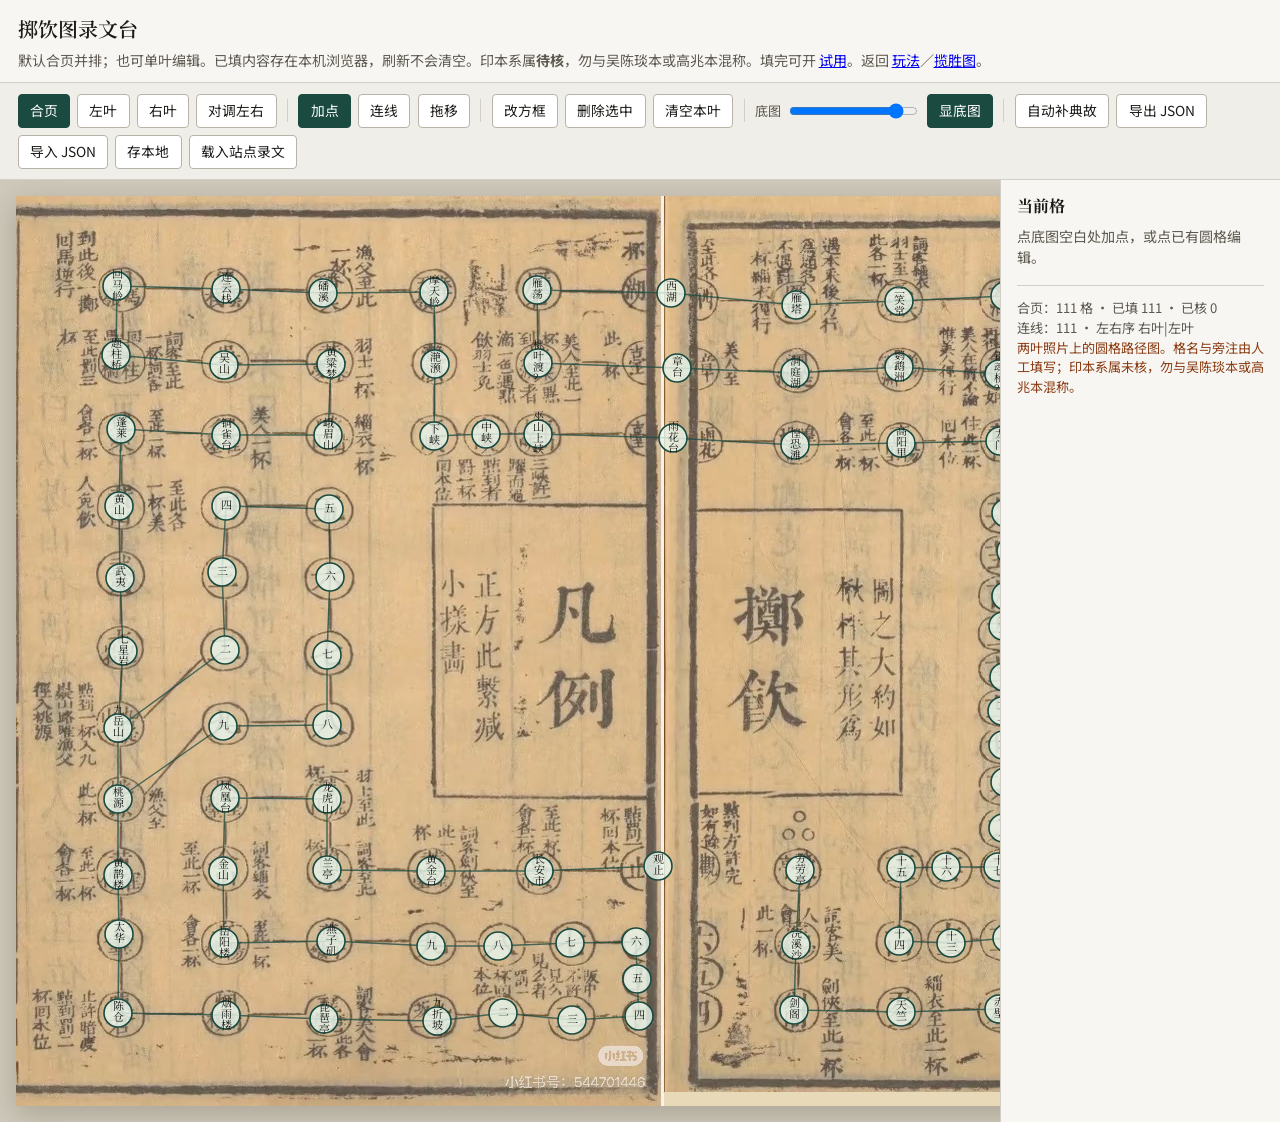
<file: docs/lansheng/zhiyin/transcribe.html>
<!DOCTYPE html>
<html lang="zh-Hans">
<head>
  <meta charset="utf-8">
  <meta name="viewport" content="width=device-width, initial-scale=1">
  <title>掷饮图录文台</title>
  <link rel="preconnect" href="https://fonts.googleapis.com">
  <link rel="preconnect" href="https://fonts.gstatic.com" crossorigin>
  <link href="https://fonts.googleapis.com/css2?family=Noto+Sans+SC:wght@400;500;600&family=Noto+Serif+SC:wght@500;600&display=swap" rel="stylesheet">
  <style>
    :root {
      --bg: #e6e4de;
      --sheet: #f7f6f2;
      --ink: #1c1b18;
      --muted: #5c584f;
      --line: #d3cfc6;
      --accent: #1a4a40;
      --warn: #8a3b12;
      --serif: "Noto Serif SC", "Songti SC", "STSong", serif;
      --sans: "Noto Sans SC", "PingFang SC", sans-serif;
    }
    * { box-sizing: border-box; }
    body {
      margin: 0;
      color: var(--ink);
      background: var(--bg);
      font-family: var(--sans);
      line-height: 1.5;
    }
    header {
      padding: 0.9rem 1.1rem 0.7rem;
      background: var(--sheet);
      border-bottom: 1px solid var(--line);
    }
    header h1 {
      margin: 0;
      font-family: var(--serif);
      font-size: 1.25rem;
      font-weight: 600;
    }
    header p {
      margin: 0.35rem 0 0;
      color: var(--muted);
      font-size: 0.88rem;
    }
    .toolbar {
      display: flex;
      flex-wrap: wrap;
      gap: 0.45rem;
      align-items: center;
      padding: 0.65rem 1.1rem;
      background: #f0eee8;
      border-bottom: 1px solid var(--line);
    }
    .toolbar button, .toolbar label.file {
      appearance: none;
      border: 1px solid #b8b3a6;
      background: #fff;
      color: var(--ink);
      border-radius: 4px;
      padding: 0.35rem 0.7rem;
      font: inherit;
      font-size: 0.86rem;
      cursor: pointer;
    }
    .toolbar button[aria-pressed="true"] {
      background: var(--accent);
      border-color: var(--accent);
      color: #fff;
    }
    .toolbar button:disabled { opacity: 0.45; cursor: not-allowed; }
    .toolbar .sep {
      width: 1px;
      height: 1.4rem;
      background: var(--line);
      margin: 0 0.2rem;
    }
    .toolbar label.range {
      display: inline-flex;
      align-items: center;
      gap: 0.35rem;
      font-size: 0.82rem;
      color: var(--muted);
    }
    .toolbar input[type="file"] { display: none; }
    .layout {
      display: grid;
      grid-template-columns: minmax(0, 1fr) 280px;
      min-height: calc(100vh - 8rem);
    }
    @media (max-width: 900px) {
      .layout { grid-template-columns: 1fr; }
    }
    .stage-wrap {
      overflow: auto;
      padding: 1rem;
      background: #cfc9bb;
    }
    .stage {
      position: relative;
      margin: 0 auto;
      box-shadow: 0 8px 28px rgba(40, 30, 10, 0.22);
      background: #e8d9b8;
      user-select: none;
      touch-action: none;
    }
    .stage .underlay-row {
      display: flex;
      flex-direction: row;
      align-items: flex-start;
      width: 100%;
      pointer-events: none;
    }
    .stage .underlay-row img {
      display: block;
      flex: 0 0 auto;
      height: auto;
      max-width: none;
    }
    .stage svg.overlay {
      position: absolute;
      inset: 0;
      width: 100%;
      height: 100%;
    }
    .stage.svg-only .underlay-row img { opacity: 0 !important; }
    .stage svg .edge {
      stroke: #1a4a40;
      stroke-width: 1.5;
      fill: none;
      opacity: 0.75;
    }
    .stage svg .node circle,
    .stage svg .node rect {
      fill: rgba(255, 252, 245, 0.55);
      stroke: #8a1f12;
      stroke-width: 1.6;
      cursor: grab;
    }
    .stage svg .node.filled circle,
    .stage svg .node.filled rect {
      fill: rgba(232, 245, 236, 0.82);
      stroke: var(--accent);
    }
    .stage svg .node.selected circle,
    .stage svg .node.selected rect {
      stroke: #0b5fff;
      stroke-width: 2.4;
      fill: rgba(200, 220, 255, 0.75);
    }
    .stage svg .node text {
      fill: #1c1b18;
      font-family: var(--serif);
      font-size: 11px;
      text-anchor: middle;
      dominant-baseline: middle;
      pointer-events: none;
    }
    .side {
      border-left: 1px solid var(--line);
      background: var(--sheet);
      padding: 0.9rem 1rem 1.4rem;
      overflow: auto;
    }
    .side h2 {
      margin: 0 0 0.5rem;
      font-family: var(--serif);
      font-size: 1rem;
    }
    .side label {
      display: block;
      margin: 0.55rem 0 0.2rem;
      font-size: 0.78rem;
      color: var(--muted);
    }
    .side input[type="text"],
    .side textarea,
    .side select {
      width: 100%;
      border: 1px solid var(--line);
      border-radius: 4px;
      padding: 0.4rem 0.5rem;
      font: inherit;
      background: #fff;
    }
    .side textarea { min-height: 5.5rem; resize: vertical; }
    .side .hint {
      margin: 0.7rem 0 0;
      font-size: 0.8rem;
      color: var(--muted);
    }
    .side .stats {
      margin-top: 1rem;
      padding-top: 0.8rem;
      border-top: 1px solid var(--line);
      font-size: 0.82rem;
      color: var(--muted);
    }
    .side .danger { color: var(--warn); }
    .empty {
      color: var(--muted);
      font-size: 0.88rem;
      margin-top: 0.4rem;
    }
  </style>
</head>
<body>
  <header>
    <h1>掷饮图录文台</h1>
    <p>默认合页并排；也可单叶编辑。已填内容存在本机浏览器，刷新不会清空。印本系属<strong>待核</strong>，勿与吴陈琰本或高兆本混称。填完可开 <a href="play.html">试用</a>。返回 <a href="../play.html">玩法</a>／<a href="../index.html">揽胜图</a>。</p>
  </header>

  <div class="toolbar" role="toolbar" aria-label="录文工具">
    <button type="button" data-panel="ab" aria-pressed="true">合页</button>
    <button type="button" data-panel="a" aria-pressed="false">左叶</button>
    <button type="button" data-panel="b" aria-pressed="false">右叶</button>
    <button type="button" id="btn-swap" title="只对调合页左右，不改格数据">对调左右</button>
    <span class="sep" aria-hidden="true"></span>
    <button type="button" data-mode="add" aria-pressed="true">加点</button>
    <button type="button" data-mode="link" aria-pressed="false">连线</button>
    <button type="button" data-mode="move" aria-pressed="false">拖移</button>
    <span class="sep" aria-hidden="true"></span>
    <button type="button" id="btn-rect">改方框</button>
    <button type="button" id="btn-del">删除选中</button>
    <button type="button" id="btn-clear">清空本叶</button>
    <span class="sep" aria-hidden="true"></span>
    <label class="range">底图
      <input type="range" id="opacity" min="0" max="100" value="88">
    </label>
    <button type="button" id="btn-toggle-img" aria-pressed="true">显底图</button>
    <span class="sep" aria-hidden="true"></span>
    <button type="button" id="btn-allusion">自动补典故</button>
    <button type="button" id="btn-export">导出 JSON</button>
    <label class="file">导入 JSON<input type="file" id="import" accept="application/json,.json"></label>
    <button type="button" id="btn-save">存本地</button>
    <button type="button" id="btn-load-site" title="丢弃空缓存，重新载入站点 zhiyin-cells.json">载入站点录文</button>
  </div>

  <div class="layout">
    <div class="stage-wrap">
      <div class="stage" id="stage" aria-label="棋盘录文区">
        <div class="underlay-row" id="underlay-row">
          <img id="underlay-left" alt="合页左">
          <img id="underlay-right" alt="合页右">
        </div>
        <svg class="overlay" id="svg" xmlns="http://www.w3.org/2000/svg"></svg>
      </div>
    </div>
    <aside class="side">
      <h2>当前格</h2>
      <div id="editor-empty" class="empty">点底图空白处加点，或点已有圆格编辑。</div>
      <form id="editor" hidden>
        <label for="f-label">格名</label>
        <input id="f-label" type="text" autocomplete="off" placeholder="如：藍關">
        <label for="f-note">旁注／赏罚</label>
        <textarea id="f-note" placeholder="如：至此一杯"></textarea>
        <label for="f-allusion">典故</label>
        <textarea id="f-allusion" placeholder="地名典故、出处（可空）"></textarea>
        <label for="f-shape">外形</label>
        <select id="f-shape">
          <option value="circle">圆</option>
          <option value="rect">方框</option>
        </select>
        <label for="f-status">核验</label>
        <select id="f-status">
          <option value="pending">待核</option>
          <option value="checked">已核</option>
        </select>
        <p class="hint">改完自动写入。连线：先点起点再点终点。</p>
      </form>
      <div class="stats" id="stats"></div>
    </aside>
  </div>

  <script>
  const STORAGE_KEY = "zhiyin-transcribe-v2";
  // 只收常见、把握较大的地名典故；数字格／不确定格名不写。
  // 简繁异体靠 normalizeLabel 对齐。不是印本旁注，也不是已核文献结论。
  const ALLUSION_MAP = {
    "蓝关": "韩愈贬潮州途经蓝关；诗有「雪拥蓝关马不前」。",
    "臨關": "常见作蓝关；韩愈「雪拥蓝关马不前」。格名用字待核。",
    "临关": "常见作蓝关；韩愈「雪拥蓝关马不前」。格名用字待核。",
    "鸿门": "秦末项羽宴刘邦于鸿门（鸿门宴）。",
    "鴻門": "秦末项羽宴刘邦于鸿门（鸿门宴）。",
    "雁门": "边塞关隘；古诗多写雁门。与「鸿门」是否同格待核，未并写。",
    "醉翁": "欧阳修滁州《醉翁亭记》；「醉翁之意不在酒」。",
    "醉翁亭": "欧阳修滁州《醉翁亭记》。",
    "虎丘": "苏州虎丘；传吴王阖闾葬处，有剑池、千人石等名胜。",
    "虎邱": "苏州虎丘（旧亦作虎邱）。",
    "易水": "荆轲入秦前，燕太子丹饯于易水；「风萧萧兮易水寒」。",
    "庐山": "江西庐山；陶渊明、李白等屡入诗文。",
    "廬山": "江西庐山；陶渊明、李白等屡入诗文。",
    "滕王阁": "南昌滕王阁；王勃《滕王阁序》。",
    "滕阁": "多指南昌滕王阁；王勃《滕王阁序》。格名是否省称待核。",
    "騰閣": "多指南昌滕王阁；王勃《滕王阁序》。格名用字待核。",
    "赤壁": "常见两系：三国周瑜破曹；苏轼黄州前后《赤壁赋》。图上取哪一系待核。",
    "钓台": "常见指严子陵钓台（富春江）。是否即本图此格待核。",
    "釣臺": "常见指严子陵钓台（富春江）。是否即本图此格待核。",
    "天竺": "杭州上天竺／下天竺一带佛寺名胜。",
    "剑阁": "蜀道剑阁；李白《蜀道难》写剑阁险。",
    "劍閣": "蜀道剑阁；李白《蜀道难》写剑阁险。",
    "回马岭": "泰山等地有回马岭地名；图中作「掷回马逆行」机关，典故从略。",
    "回馬嶺": "泰山等地有回马岭地名；图中作「掷回马逆行」机关，典故从略。",
    "磻溪": "传姜太公钓鱼处（陕西宝鸡一带磻溪）。",
    "雁宕": "雁荡山（旧亦作雁宕）；浙东名胜。",
    "雁蕩": "雁荡山；浙东名胜。",
    "雁荡": "雁荡山；浙东名胜。",
    "雁塔": "西安大雁塔；唐进士有雁塔题名之习。",
    "三笑堂": "虎溪三笑：慧远、陶渊明、陆修静相送过溪而笑（故事流传，史实有争议）。",
    "题桥": "司马相如过成都升仙桥，题柱言志（题桥）。",
    "題橋": "司马相如过成都升仙桥，题柱言志（题桥）。",
    "蓬莱": "海上三神山之一；秦汉求仙传说。",
    "蓬萊": "海上三神山之一；秦汉求仙传说。",
    "太湖": "江南太湖；范蠡、唐人诗咏等多涉。",
    "天台": "天台山；刘晨、阮肇入天台遇仙传说。",
    "吳山": "杭州吴山。",
    "吴山": "杭州吴山。",
    "黄粱": "沈既济《枕中记》邯郸黄粱梦。",
    "黄粱梦": "沈既济《枕中记》邯郸黄粱梦。",
    "黃粱": "沈既济《枕中记》邯郸黄粱梦。",
    "铜雀台": "曹操建铜雀台于邺；唐人诗咏铜雀妓。",
    "銅雀臺": "曹操建铜雀台于邺；唐人诗咏铜雀妓。",
    "峨眉山": "四川峨眉山；佛教名山。",
    "峨眉": "四川峨眉山；佛教名山。",
    "桃叶渡": "南京秦淮河桃叶渡；传王献之歌《桃叶歌》处。",
    "桃葉渡": "南京秦淮河桃叶渡；传王献之歌《桃叶歌》处。",
    "巫山": "巫山云雨；宋玉《高唐》《神女》赋所写传说。",
    "洞庭": "洞庭湖；常与岳阳楼、君山并提。",
    "鹦鹉洲": "武汉长江鹦鹉洲；崔颢《黄鹤楼》「芳草萋萋鹦鹉洲」。",
    "鸚鵡洲": "武汉长江鹦鹉洲；崔颢《黄鹤楼》「芳草萋萋鹦鹉洲」。",
    "雨花台": "南京雨花台。",
    "惶恐滩": "赣江十八滩之一；文天祥《过零丁洋》「惶恐滩头说惶恐」。",
    "灞桥": "长安灞桥；唐人送客折柳处分手处。",
    "灞橋": "长安灞桥；唐人送客折柳处分手处。",
    "龙门": "常见两系：禹凿龙门；或科举「鱼跃龙门」。图上取哪一系待核。",
    "龍門": "常见两系：禹凿龙门；或科举「鱼跃龙门」。图上取哪一系待核。",
    "曲江": "唐长安曲江；进士宴游之地。",
    "武夷": "福建武夷山。",
    "桃源": "陶渊明《桃花源记》。",
    "黄鹤楼": "武昌黄鹤楼；崔颢《黄鹤楼》、李白相关诗。",
    "黃鶴樓": "武昌黄鹤楼；崔颢《黄鹤楼》、李白相关诗。",
    "卧龙岗": "南阳卧龙岗；传诸葛亮隐居处。",
    "臥龍崗": "南阳卧龙岗；传诸葛亮隐居处。",
    "龙虎山": "江西龙虎山；道教名山，正一派祖庭。",
    "龍虎山": "江西龙虎山；道教名山，正一派祖庭。",
    "金山": "镇江金山；白蛇传水漫金山等故事所附。",
    "兰亭": "会稽山阴兰亭；王羲之《兰亭集序》雅集处。",
    "蘭亭": "会稽山阴兰亭；王羲之《兰亭集序》雅集处。",
    "长安市": "长安市井；李白「长安市上酒家眠」一类书写所依。",
    "長安市": "长安市井；李白「长安市上酒家眠」一类书写所依。",
    "太华": "西岳华山（太华）。",
    "太華": "西岳华山（太华）。",
    "岳阳楼": "洞庭湖畔岳阳楼；范仲淹《岳阳楼记》。",
    "岳陽樓": "洞庭湖畔岳阳楼；范仲淹《岳阳楼记》。",
    "燕子矶": "南京长江边燕子矶；矶石形如展翅燕子。",
    "燕子磯": "南京长江边燕子矶；矶石形如展翅燕子。",
    "烟雨楼": "嘉兴南湖烟雨楼较著名；他处亦有同名楼，是否即此待核。",
    "煙雨樓": "嘉兴南湖烟雨楼较著名；他处亦有同名楼，是否即此待核。",
    "琵琶亭": "九江琵琶亭；白居易《琵琶行》「江州司马」故事所系。",
    "潯陽": "浔阳即今九江一带；白居易《琵琶行》写浔阳江头。",
    "浔阳": "浔阳即今九江一带；白居易《琵琶行》写浔阳江头。",
    "凤凰台": "南京凤凰台；李白《登金陵凤凰台》。",
    "鳳凰臺": "南京凤凰台；李白《登金陵凤凰台》。",
    "陈仓": "暗度陈仓；韩信出汉中故事。",
    "陳倉": "暗度陈仓；韩信出汉中故事。",
    "劳劳亭": "金陵劳劳亭；古送别之地。李白有《劳劳亭》。",
    "勞勞亭": "金陵劳劳亭；古送别之地。李白有《劳劳亭》。",
    "观止": "终局格名；语出「叹为观止」一类用法，具体是否即本图终点待核。",
    "觀止": "终局格名；语出「叹为观止」一类用法，具体是否即本图终点待核。",
    "九畹": "屈原《离骚》「余既滋兰之九畹」；兰圃意象。",
    "醴泉": "甘泉；《礼记》等有「天降甘露，地出醴泉」一类说法。",
    "井陘": "井陉；韩信背水一战处。",
    "井陉": "井陉；韩信背水一战处。",
  };

  function normalizeLabel(s) {
    return String(s || "")
      .trim()
      .replace(/\s+/g, "")
      .replace(/[　]/g, "");
  }

  function lookupAllusion(label) {
    const raw = normalizeLabel(label);
    if (!raw) return "";
    if (ALLUSION_MAP[raw]) return ALLUSION_MAP[raw];
    // 简繁粗映射几组常见异体后再查
    const simp = raw
      .replace(/藍/g, "蓝")
      .replace(/關/g, "关")
      .replace(/門/g, "门")
      .replace(/廬/g, "庐")
      .replace(/劍/g, "剑")
      .replace(/閣/g, "阁")
      .replace(/臺/g, "台")
      .replace(/釣/g, "钓")
      .replace(/馬/g, "马")
      .replace(/嶺/g, "岭")
      .replace(/蕩/g, "荡")
      .replace(/題/g, "题")
      .replace(/橋/g, "桥")
      .replace(/萊/g, "莱")
      .replace(/吳/g, "吴")
      .replace(/黃/g, "黄")
      .replace(/銅/g, "铜")
      .replace(/雀/g, "雀")
      .replace(/葉/g, "叶")
      .replace(/鸚/g, "鹦")
      .replace(/鵡/g, "鹉")
      .replace(/洲/g, "洲")
      .replace(/龍/g, "龙")
      .replace(/崗/g, "岗")
      .replace(/蘭/g, "兰")
      .replace(/長/g, "长")
      .replace(/華/g, "华")
      .replace(/陽/g, "阳")
      .replace(/樓/g, "楼")
      .replace(/磯/g, "矶")
      .replace(/煙/g, "烟")
      .replace(/鳳/g, "凤")
      .replace(/陳/g, "陈")
      .replace(/倉/g, "仓")
      .replace(/勞/g, "劳")
      .replace(/觀/g, "观")
      .replace(/潯/g, "浔");
    if (ALLUSION_MAP[simp]) return ALLUSION_MAP[simp];
    return "";
  }

  const state = {
    data: null,
    panel: "ab",
    mode: "add",
    selectedId: null,
    linkFrom: null,
    drag: null,
    showImg: true,
  };

  const stage = document.getElementById("stage");
  const underlayRow = document.getElementById("underlay-row");
  const underlayLeft = document.getElementById("underlay-left");
  const underlayRight = document.getElementById("underlay-right");
  const svg = document.getElementById("svg");
  const editor = document.getElementById("editor");
  const editorEmpty = document.getElementById("editor-empty");
  const fLabel = document.getElementById("f-label");
  const fNote = document.getElementById("f-note");
  const fAllusion = document.getElementById("f-allusion");
  const fShape = document.getElementById("f-shape");
  const fStatus = document.getElementById("f-status");
  const stats = document.getElementById("stats");
  const opacity = document.getElementById("opacity");

  function isCombined() {
    return state.panel === "ab";
  }

  function spreadOrder() {
    // 默认 ba：右叶(b)在左、左叶(a)在右；仅显式 ab 时反过来
    return state.data.spreadOrder === "ab" ? "ab" : "ba";
  }

  function orderedPanelIds() {
    return spreadOrder() === "ba" ? ["b", "a"] : ["a", "b"];
  }

  function visiblePanelIds() {
    return isCombined() ? orderedPanelIds() : [state.panel];
  }

  function panelOf(pid) {
    return state.data.panels[pid];
  }

  function panelOffsetX(pid) {
    if (!isCombined()) return 0;
    const ids = orderedPanelIds();
    if (pid === ids[0]) return 0;
    return panelOf(ids[0]).width;
  }

  function viewSize() {
    const ids = visiblePanelIds();
    let w = 0;
    let h = 0;
    for (const pid of ids) {
      const p = panelOf(pid);
      w += p.width;
      h = Math.max(h, p.height);
    }
    return { width: w, height: h };
  }

  function findNode(id) {
    if (!id || !state.data) return null;
    for (const pid of ["a", "b"]) {
      const n = panelOf(pid).nodes.find((x) => x.id === id);
      if (n) return n;
    }
    return null;
  }

  function nodePanelId(node) {
    if (!node) return null;
    if (node.panel === "a" || node.panel === "b") return node.panel;
    if (String(node.id).startsWith("b-")) return "b";
    return "a";
  }

  function viewXY(node) {
    const pid = nodePanelId(node);
    return {
      x: node.x + panelOffsetX(pid),
      y: node.y,
    };
  }

  function ensureCrossEdges() {
    if (!Array.isArray(state.data.crossEdges)) state.data.crossEdges = [];
  }

  function allEdges() {
    ensureCrossEdges();
    const list = [];
    for (const pid of visiblePanelIds()) {
      for (const e of panelOf(pid).edges || []) list.push(e);
    }
    if (isCombined()) {
      for (const e of state.data.crossEdges) list.push(e);
    }
    return list;
  }

  function nextId(pid) {
    let i = panelOf(pid).nodes.length + 1;
    let id;
    do {
      id = `${pid}-${String(i).padStart(3, "0")}`;
      i += 1;
    } while (findNode(id));
    return id;
  }

  function persist() {
    localStorage.setItem(STORAGE_KEY, JSON.stringify(state.data));
    updateStats();
  }

  function updateStats() {
    const ids = visiblePanelIds();
    let nodes = 0;
    let filled = 0;
    let checked = 0;
    let edges = 0;
    for (const pid of ids) {
      const p = panelOf(pid);
      nodes += p.nodes.length;
      filled += p.nodes.filter((n) => n.label && n.label.trim()).length;
      checked += p.nodes.filter((n) => n.status === "checked").length;
      edges += (p.edges || []).length;
    }
    if (isCombined()) {
      ensureCrossEdges();
      edges += state.data.crossEdges.length;
    }
    const scope = isCombined() ? "合页" : "本叶";
    stats.innerHTML =
      `${scope}：${nodes} 格 · 已填 ${filled} · 已核 ${checked}<br>` +
      `连线：${edges}` +
      (isCombined() ? ` · 左右序 ${spreadOrder() === "ab" ? "左叶|右叶" : "右叶|左叶"}` : "") +
      `<br><span class="danger">${state.data.note || ""}</span>`;
  }

  function setMode(mode) {
    state.mode = mode;
    state.linkFrom = null;
    document.querySelectorAll("[data-mode]").forEach((btn) => {
      btn.setAttribute("aria-pressed", String(btn.dataset.mode === mode));
    });
  }

  function setPanel(pid) {
    state.panel = pid;
    state.selectedId = null;
    state.linkFrom = null;
    document.querySelectorAll("[data-panel]").forEach((btn) => {
      btn.setAttribute("aria-pressed", String(btn.dataset.panel === pid));
    });
    loadPanelView();
    render();
    syncEditor();
  }

  function loadPanelView() {
    const op = String(Number(opacity.value) / 100);
    const ids = visiblePanelIds();
    const size = viewSize();
    stage.classList.toggle("svg-only", !state.showImg);
    stage.style.width = size.width + "px";
    svg.setAttribute("viewBox", `0 0 ${size.width} ${size.height}`);

    underlayLeft.hidden = false;
    underlayRight.hidden = ids.length < 2;
    underlayLeft.src = panelOf(ids[0]).image;
    underlayLeft.style.width = panelOf(ids[0]).width + "px";
    underlayLeft.style.opacity = op;
    if (ids.length > 1) {
      underlayRight.src = panelOf(ids[1]).image;
      underlayRight.style.width = panelOf(ids[1]).width + "px";
      underlayRight.style.opacity = op;
    } else {
      underlayRight.removeAttribute("src");
      underlayRight.style.width = "0";
    }
  }

  function syncEditor() {
    const n = state.selectedId ? findNode(state.selectedId) : null;
    if (!n) {
      editor.hidden = true;
      editorEmpty.hidden = false;
      return;
    }
    editor.hidden = false;
    editorEmpty.hidden = true;
    fLabel.value = n.label || "";
    fNote.value = n.note || "";
    fAllusion.value = n.allusion || "";
    fShape.value = n.shape || "circle";
    fStatus.value = n.status || "pending";
  }

  function verticalLabel(text) {
    const t = (text || "").trim();
    if (!t) return "·";
    if (t.length <= 4) return t.split("").join("\n");
    return t.slice(0, 4).split("").join("\n");
  }

  function render() {
    const edgeLayer = [];
    const nodeLayer = [];

    for (const e of allEdges()) {
      const a = findNode(e.from);
      const b = findNode(e.to);
      if (!a || !b) continue;
      if (!isCombined()) {
        const pid = state.panel;
        if (nodePanelId(a) !== pid || nodePanelId(b) !== pid) continue;
      }
      const av = viewXY(a);
      const bv = viewXY(b);
      edgeLayer.push(
        `<line class="edge" x1="${av.x}" y1="${av.y}" x2="${bv.x}" y2="${bv.y}" data-from="${e.from}" data-to="${e.to}" />`
      );
    }

    for (const pid of visiblePanelIds()) {
      for (const n of panelOf(pid).nodes) {
        const v = viewXY(n);
        const selected = n.id === state.selectedId ? " selected" : "";
        const filled = n.label && n.label.trim() ? " filled" : "";
        const r = n.r || 14;
        let shape;
        if (n.shape === "rect") {
          const s = r * 1.7;
          shape = `<rect x="${v.x - s / 2}" y="${v.y - s / 2}" width="${s}" height="${s}" rx="2" />`;
        } else {
          shape = `<circle cx="${v.x}" cy="${v.y}" r="${r}" />`;
        }
        const lines = verticalLabel(n.label).split("\n");
        const text = lines
          .map((line, i) => {
            const dy = (i - (lines.length - 1) / 2) * 11;
            return `<text x="${v.x}" y="${v.y + dy}">${escapeXml(line)}</text>`;
          })
          .join("");
        nodeLayer.push(
          `<g class="node${selected}${filled}" data-id="${n.id}">${shape}${text}</g>`
        );
      }
    }

    svg.innerHTML = edgeLayer.join("") + nodeLayer.join("");
    updateStats();
  }

  function escapeXml(s) {
    return String(s)
      .replace(/&/g, "&amp;")
      .replace(/</g, "&lt;")
      .replace(/>/g, "&gt;")
      .replace(/"/g, "&quot;");
  }

  function svgPoint(evt) {
    const rect = svg.getBoundingClientRect();
    const size = viewSize();
    const x = ((evt.clientX - rect.left) / rect.width) * size.width;
    const y = ((evt.clientY - rect.top) / rect.height) * size.height;
    return { x: Math.round(x), y: Math.round(y) };
  }

  function hitToLocal(pt) {
    if (!isCombined()) {
      return { panelId: state.panel, x: pt.x, y: pt.y };
    }
    const ids = orderedPanelIds();
    const leftW = panelOf(ids[0]).width;
    if (pt.x < leftW) {
      return { panelId: ids[0], x: pt.x, y: pt.y };
    }
    return { panelId: ids[1], x: pt.x - leftW, y: pt.y };
  }

  function hitNode(evt) {
    const g = evt.target.closest("g.node");
    return g ? g.dataset.id : null;
  }

  function edgeExists(from, to) {
    ensureCrossEdges();
    const packs = [
      ...(panelOf("a").edges || []),
      ...(panelOf("b").edges || []),
      ...state.data.crossEdges,
    ];
    return packs.some(
      (e) =>
        (e.from === from && e.to === to) || (e.from === to && e.to === from)
    );
  }

  function addEdge(from, to) {
    ensureCrossEdges();
    if (edgeExists(from, to)) return;
    const pa = nodePanelId(findNode(from));
    const pb = nodePanelId(findNode(to));
    if (pa && pb && pa === pb) {
      panelOf(pa).edges.push({ from, to });
    } else {
      state.data.crossEdges.push({ from, to });
    }
  }

  function removeNode(id) {
    ensureCrossEdges();
    for (const pid of ["a", "b"]) {
      const p = panelOf(pid);
      p.nodes = p.nodes.filter((n) => n.id !== id);
      p.edges = (p.edges || []).filter((e) => e.from !== id && e.to !== id);
    }
    state.data.crossEdges = state.data.crossEdges.filter(
      (e) => e.from !== id && e.to !== id
    );
  }

  svg.addEventListener("pointerdown", (evt) => {
    const id = hitNode(evt);
    const pt = svgPoint(evt);

    if (state.mode === "add" && !id) {
      const local = hitToLocal(pt);
      const n = {
        id: nextId(local.panelId),
        panel: local.panelId,
        x: local.x,
        y: local.y,
        r: 14,
        shape: "circle",
        label: "",
        note: "",
        allusion: "",
        status: "pending",
      };
      panelOf(local.panelId).nodes.push(n);
      state.selectedId = n.id;
      persist();
      render();
      syncEditor();
      fLabel.focus();
      return;
    }

    if (!id) {
      state.selectedId = null;
      state.linkFrom = null;
      render();
      syncEditor();
      return;
    }

    if (state.mode === "link") {
      if (!state.linkFrom) {
        state.linkFrom = id;
        state.selectedId = id;
      } else if (state.linkFrom !== id) {
        addEdge(state.linkFrom, id);
        persist();
        state.linkFrom = null;
        state.selectedId = id;
      }
      render();
      syncEditor();
      return;
    }

    state.selectedId = id;
    syncEditor();
    render();

    if (state.mode === "move" || state.mode === "add") {
      const n = findNode(id);
      const v = viewXY(n);
      state.drag = {
        id,
        ox: pt.x - v.x,
        oy: pt.y - v.y,
        pointerId: evt.pointerId,
      };
      svg.setPointerCapture(evt.pointerId);
    }
  });

  svg.addEventListener("pointermove", (evt) => {
    if (!state.drag) return;
    const n = findNode(state.drag.id);
    if (!n) return;
    const pt = svgPoint(evt);
    const viewX = Math.round(pt.x - state.drag.ox);
    const viewY = Math.round(pt.y - state.drag.oy);
    const local = hitToLocal({ x: viewX, y: viewY });
    const oldPid = nodePanelId(n);
    // 合页拖移时保持在原叶坐标系，避免跨叶改写数据
    if (isCombined()) {
      n.x = Math.round(viewX - panelOffsetX(oldPid));
      n.y = viewY;
    } else {
      n.x = local.x;
      n.y = local.y;
    }
    const p = panelOf(oldPid);
    n.x = Math.max(0, Math.min(p.width, n.x));
    n.y = Math.max(0, Math.min(p.height, n.y));
    render();
  });

  function endDrag() {
    if (!state.drag) return;
    state.drag = null;
    persist();
  }
  svg.addEventListener("pointerup", endDrag);
  svg.addEventListener("pointercancel", endDrag);

  function writeFields() {
    const n = state.selectedId ? findNode(state.selectedId) : null;
    if (!n) return;
    n.label = fLabel.value.trim();
    n.note = fNote.value.trim();
    n.allusion = fAllusion.value.trim();
    n.shape = fShape.value;
    n.status = fStatus.value;
    persist();
    render();
  }
  ["input", "change"].forEach((ev) => {
    fLabel.addEventListener(ev, writeFields);
    fNote.addEventListener(ev, writeFields);
    fAllusion.addEventListener(ev, writeFields);
    fShape.addEventListener(ev, writeFields);
    fStatus.addEventListener(ev, writeFields);
  });

  document.querySelectorAll("[data-panel]").forEach((btn) => {
    btn.addEventListener("click", () => setPanel(btn.dataset.panel));
  });
  document.querySelectorAll("[data-mode]").forEach((btn) => {
    btn.addEventListener("click", () => setMode(btn.dataset.mode));
  });

  document.getElementById("btn-rect").addEventListener("click", () => {
    const n = state.selectedId ? findNode(state.selectedId) : null;
    if (!n) return;
    n.shape = n.shape === "rect" ? "circle" : "rect";
    fShape.value = n.shape;
    persist();
    render();
  });

  document.getElementById("btn-del").addEventListener("click", () => {
    if (!state.selectedId) return;
    removeNode(state.selectedId);
    state.selectedId = null;
    persist();
    render();
    syncEditor();
  });

  document.getElementById("btn-clear").addEventListener("click", () => {
    if (isCombined()) {
      alert("合页模式下不清空。请先切到「左叶」或「右叶」再清空该叶。");
      return;
    }
    if (!confirm("清空本叶全部圆格和连线？已填文字也会删掉。")) return;
    const p = panelOf(state.panel);
    p.nodes = [];
    p.edges = [];
    state.selectedId = null;
    persist();
    render();
    syncEditor();
  });

  document.getElementById("btn-swap").addEventListener("click", () => {
    state.data.spreadOrder = spreadOrder() === "ab" ? "ba" : "ab";
    state.data.spreadSwappedByUser = true;
    persist();
    loadPanelView();
    render();
  });

  opacity.addEventListener("input", () => {
    const op = String(Number(opacity.value) / 100);
    underlayLeft.style.opacity = op;
    underlayRight.style.opacity = op;
  });

  document.getElementById("btn-toggle-img").addEventListener("click", (e) => {
    state.showImg = !state.showImg;
    e.currentTarget.setAttribute("aria-pressed", String(state.showImg));
    stage.classList.toggle("svg-only", !state.showImg);
  });

  document.getElementById("btn-allusion").addEventListener("click", () => {
    let filled = 0;
    let skipped = 0;
    let unknown = 0;
    for (const pid of Object.keys(state.data.panels)) {
      for (const n of state.data.panels[pid].nodes || []) {
        if (n.allusion && String(n.allusion).trim()) {
          skipped += 1;
          continue;
        }
        const text = lookupAllusion(n.label);
        if (!text) {
          unknown += 1;
          continue;
        }
        n.allusion = text;
        filled += 1;
      }
    }
    persist();
    render();
    syncEditor();
    alert(
      `已补 ${filled} 格典故。\n` +
        `原有典故未改：${skipped}\n` +
        `无把握未写：${unknown}\n` +
        `（数字格、生僻格名会留空）`
    );
  });

  document.getElementById("btn-export").addEventListener("click", () => {
    const blob = new Blob([JSON.stringify(state.data, null, 2)], {
      type: "application/json",
    });
    const a = document.createElement("a");
    a.href = URL.createObjectURL(blob);
    a.download = "zhiyin-cells.json";
    a.click();
    URL.revokeObjectURL(a.href);
  });

  document.getElementById("btn-save").addEventListener("click", () => {
    persist();
    alert("已写入本机 localStorage。");
  });

  document.getElementById("import").addEventListener("change", async (evt) => {
    const file = evt.target.files && evt.target.files[0];
    if (!file) return;
    try {
      const text = await file.text();
      const data = JSON.parse(text);
      if (!data.panels || !data.panels.a || !data.panels.b) {
        throw new Error("缺 panels.a / panels.b");
      }
      state.data = data;
      persist();
      setPanel(state.panel);
    } catch (err) {
      alert("导入失败：" + err.message);
    }
    evt.target.value = "";
  });

  document.addEventListener("keydown", (evt) => {
    if (evt.key === "Delete" || evt.key === "Backspace") {
      if (document.activeElement && ["INPUT", "TEXTAREA", "SELECT"].includes(document.activeElement.tagName)) {
        return;
      }
      document.getElementById("btn-del").click();
    }
    if (evt.key === "Escape") {
      state.selectedId = null;
      state.linkFrom = null;
      render();
      syncEditor();
    }
  });

  function nodeCount(data) {
    if (!data || !data.panels) return 0;
    const a = (data.panels.a && data.panels.a.nodes) || [];
    const b = (data.panels.b && data.panels.b.nodes) || [];
    return a.length + b.length;
  }

  async function boot() {
    let local = null;
    const saved = localStorage.getItem(STORAGE_KEY);
    if (saved) {
      try { local = JSON.parse(saved); } catch (_) { local = null; }
    }
    // 兼容旧键：若 v2 空而 v1 有格，先拿来比
    if (nodeCount(local) === 0) {
      const legacy = localStorage.getItem("zhiyin-transcribe-v1");
      if (legacy) {
        try {
          const old = JSON.parse(legacy);
          if (nodeCount(old) > 0) local = old;
        } catch (_) {}
      }
    }
    let remote = null;
    try {
      const cells = await fetch("./zhiyin-cells.json?v=20261125");
      if (cells.ok) remote = await cells.json();
    } catch (_) {}
    const lc = nodeCount(local);
    const rc = nodeCount(remote);
    // 空的本机缓存不要盖住站点上的完整录文
    if (rc > lc) state.data = remote;
    else if (local) state.data = local;
    else if (remote) state.data = remote;
    else {
      const res = await fetch("./zhiyin-seed.json");
      state.data = await res.json();
    }
    // keep existing filled cells; only normalize paths / missing fields
    if (!state.data.panels) state.data.panels = {};
    if (!state.data.panels.a) state.data.panels.a = { width: 652, height: 896, nodes: [], edges: [] };
    if (!state.data.panels.b) state.data.panels.b = { width: 648, height: 910, nodes: [], edges: [] };
    state.data.panels.a.image = "./assets/zhiyin-panel-a.jpg";
    state.data.panels.b.image = "./assets/zhiyin-panel-b.jpg";
    // 纠正旧默认 ab（左右反了）；已对调过的保留
    if (!state.data.spreadOrder || state.data.spreadOrder === "ab") {
      if (!state.data.spreadSwappedByUser) state.data.spreadOrder = "ba";
    }
    if (!Array.isArray(state.data.crossEdges)) state.data.crossEdges = [];
    for (const pid of ["a", "b"]) {
      const p = state.data.panels[pid];
      if (!Array.isArray(p.nodes)) p.nodes = [];
      if (!Array.isArray(p.edges)) p.edges = [];
      for (const n of p.nodes) {
        if (typeof n.allusion !== "string") n.allusion = "";
        if (!n.panel) n.panel = pid;
      }
    }
    // 存本地失败也不能挡住画布（隐私模式／配额满时 setItem 会抛错）
    try {
      if (nodeCount(state.data) > 0) persist();
    } catch (_) {}
    setMode("add");
    setPanel("ab");
  }

  document.getElementById("btn-load-site").addEventListener("click", async () => {
    try {
      const cells = await fetch("./zhiyin-cells.json?v=20261125");
      if (!cells.ok) throw new Error("HTTP " + cells.status);
      const remote = await cells.json();
      if (nodeCount(remote) === 0) throw new Error("站点文件没有格子");
      const cur = nodeCount(state.data);
      if (cur > 0 && !confirm("用站点录文覆盖本机缓存？（当前本机 " + cur + " 格 → 站点 " + nodeCount(remote) + " 格）")) return;
      state.data = remote;
      if (!state.data.panels) state.data.panels = {};
      if (!state.data.panels.a) state.data.panels.a = { width: 652, height: 896, nodes: [], edges: [] };
      if (!state.data.panels.b) state.data.panels.b = { width: 648, height: 910, nodes: [], edges: [] };
      state.data.panels.a.image = "./assets/zhiyin-panel-a.jpg";
      state.data.panels.b.image = "./assets/zhiyin-panel-b.jpg";
      if (!Array.isArray(state.data.crossEdges)) state.data.crossEdges = [];
      try { persist(); } catch (_) {}
      setPanel("ab");
      alert("已载入站点录文：" + nodeCount(state.data) + " 格。");
    } catch (err) {
      alert("载入失败：" + err.message);
    }
  });

  boot().catch((err) => {
    console.error(err);
    alert("录文台启动失败：" + (err && err.message ? err.message : err));
  });
  </script>
</body>
</html>
</file>
<file: docs/assets/site.css>
:root {
  --bg: #e6e4de;
  --sheet: #f7f6f2;
  --ink: #1c1b18;
  --muted: #5c584f;
  --line: #d3cfc6;
  --link: #1a4a40;
  --link-hover: #0d2e28;
  --soft: #e7efe9;
  --focus: #1a4a40;
  --serif: "Noto Serif SC", "Source Han Serif SC", "Songti SC", "STSong", "SimSun", serif;
  --sans: "Noto Sans SC", "Source Han Sans SC", "PingFang SC", "Noto Sans CJK SC", "Microsoft YaHei", sans-serif;
  --measure: 42rem;
  --wide: 52rem;
}

* { box-sizing: border-box; }

html { font-size: 18px; scroll-behavior: smooth; }

body {
  margin: 0;
  color: var(--ink);
  background: var(--bg);
  font-family: var(--serif);
  line-height: 1.85;
  text-rendering: optimizeLegibility;
}

a {
  color: var(--link);
  text-underline-offset: 0.18em;
}

a:hover { color: var(--link-hover); }

:focus-visible {
  outline: 2px solid var(--focus);
  outline-offset: 3px;
}

.skip {
  position: absolute;
  left: 0.75rem;
  top: 0.75rem;
  padding: 0.4rem 0.7rem;
  background: var(--ink);
  color: var(--sheet);
  transform: translateY(-150%);
  z-index: 2;
}

.skip:focus { transform: none; }

.sheet {
  width: min(var(--wide), calc(100% - 2rem));
  min-height: calc(100vh - 2.5rem);
  margin: 1.25rem auto 1.25rem;
  background: var(--sheet);
  border: 1px solid var(--line);
  display: flex;
  flex-direction: column;
}

main { flex: 1 0 auto; }

.site-header,
.site-footer,
main { padding-left: 1.4rem; padding-right: 1.4rem; }

.site-header {
  padding-top: 1.5rem;
  padding-bottom: 1rem;
  border-bottom: 1px solid var(--line);
}

.brand {
  margin: 0;
  font-size: 0.95rem;
  font-weight: 600;
  letter-spacing: 0.04em;
}

.brand a { color: inherit; text-decoration: none; }
.brand a:hover { color: var(--link); text-decoration: underline; }

.site-note {
  margin: 0.2rem 0 0;
  color: var(--muted);
  font-family: var(--sans);
  font-size: 0.82rem;
  line-height: 1.5;
}

.nav-toggle {
  display: none;
  margin-top: 0.85rem;
  padding: 0.35rem 0.7rem;
  border: 1px solid var(--ink);
  background: transparent;
  color: var(--ink);
  font-family: var(--sans);
  font-size: 0.85rem;
  cursor: pointer;
}

.site-nav ul {
  display: flex;
  flex-wrap: wrap;
  gap: 0.35rem 1rem;
  margin: 0.9rem 0 0;
  padding: 0;
  list-style: none;
  font-family: var(--sans);
  font-size: 0.92rem;
}

.site-nav a { text-decoration: none; }
.site-nav a:hover { text-decoration: underline; }
.site-nav a[aria-current="page"] {
  color: var(--ink);
  text-decoration: underline;
  text-underline-offset: 0.25em;
}

main { padding-top: 1.6rem; padding-bottom: 2.2rem; }

h1, h2, h3 { font-weight: 600; line-height: 1.35; }

h1 { margin: 0 0 0.8rem; font-size: 1.85rem; }

h2 {
  margin: 2rem 0 0.7rem;
  font-size: 1.28rem;
}

h3 { margin: 1.2rem 0 0.35rem; font-size: 1.05rem; }

p { margin: 0.55rem 0; }

.lede {
  max-width: var(--measure);
  font-size: 1.08rem;
}

.measure { max-width: var(--measure); }

.meta, .aside, figcaption, caption, footer, .status {
  color: var(--muted);
}

.meta, .aside, figcaption, .status, caption, footer, .tag, .nav-toggle, .site-nav, dt {
  font-family: var(--sans);
}

ul, ol { margin: 0.4rem 0 0.8rem; padding-left: 1.2rem; }
li { margin: 0.28rem 0; }

.entry-list { list-style: none; padding-left: 0; }
.entry-list > li {
  margin: 0;
  padding: 0.95rem 0;
  border-top: 1px solid var(--line);
}

.tag {
  display: inline-block;
  margin-right: 0.35rem;
  padding: 0 0.35rem;
  border: 1px solid var(--line);
  color: var(--ink);
  font-size: 0.75rem;
  line-height: 1.6;
  letter-spacing: 0.04em;
  vertical-align: 0.05em;
}

.links { margin: 0.45rem 0 0; padding: 0; list-style: none; }
.links li { margin: 0.15rem 0; }

blockquote {
  margin: 0.7rem 0;
  padding: 0.1rem 0 0.1rem 0.9rem;
  border-left: 2px solid var(--ink);
}

blockquote p { margin: 0.25rem 0; }

.who { color: var(--muted); font-family: var(--sans); font-size: 0.88rem; }

.stack {
  display: grid;
  grid-template-columns: 1fr 1fr;
  gap: 1rem;
  margin: 0.8rem 0 0.4rem;
}

.block {
  padding: 0.9rem 0 0.2rem;
  border-top: 1px solid var(--ink);
}

.block h3 { margin-top: 0; }

dl { margin: 0.4rem 0 0.8rem; }
dt { margin-top: 0.7rem; font-size: 0.82rem; color: var(--muted); }
dd { margin: 0.1rem 0 0; }

.table-wrap {
  overflow-x: auto;
  margin: 0.6rem 0 0.3rem;
  border-top: 1px solid var(--line);
  border-bottom: 1px solid var(--line);
}

table {
  width: 100%;
  min-width: 36rem;
  border-collapse: collapse;
  font-size: 0.95rem;
  line-height: 1.6;
}

caption {
  caption-side: bottom;
  padding: 0.65rem 0 0.2rem;
  text-align: left;
  font-size: 0.86rem;
}

th, td {
  padding: 0.55rem 0.7rem 0.55rem 0;
  border-bottom: 1px solid var(--line);
  text-align: left;
  vertical-align: top;
}

th { font-weight: 600; }

tbody th { font-weight: 600; white-space: nowrap; }

tr.diff td, tr.diff th { background: var(--soft); }

td.pending { color: var(--muted); }

.site-footer {
  padding-top: 1rem;
  padding-bottom: 1.4rem;
  border-top: 1px solid var(--line);
  font-size: 0.86rem;
  line-height: 1.6;
}

.site-footer p { margin: 0.2rem 0; }

figure.fig {
  margin: 1rem 0 1.35rem;
  max-width: var(--wide);
}

figure.fig img {
  display: block;
  width: 100%;
  height: auto;
  border: 1px solid var(--line);
  background: #eceae4;
}

figure.fig figcaption {
  margin-top: 0.45rem;
  font-size: 0.86rem;
  line-height: 1.55;
  color: var(--muted);
  font-family: var(--sans);
}

figure.fig figcaption .src {
  display: block;
  margin-top: 0.2rem;
}

.fig-pair {
  display: grid;
  grid-template-columns: 1fr 1fr;
  gap: 1rem;
  margin: 1rem 0 1.35rem;
}

.fig-pair figure.fig { margin: 0; }

@media (max-width: 40rem) {
  html { font-size: 17px; }
  .sheet { width: min(var(--wide), calc(100% - 0.8rem)); margin-top: 0.4rem; }
  .site-header, .site-footer, main { padding-left: 1rem; padding-right: 1rem; }
  h1 { font-size: 1.5rem; }
  .stack { grid-template-columns: 1fr; }
  .fig-pair { grid-template-columns: 1fr; }
  .js .nav-toggle { display: inline-block; }
  .js .site-nav { display: none; }
  .js .site-nav.is-open { display: block; }
}

@media (prefers-reduced-motion: reduce) {
  html { scroll-behavior: auto; }
}

.places-map {
  height: min(28rem, 70vh);
  margin: 0.75rem 0 0.4rem;
  border: 1px solid var(--line);
  background: #eceae4;
  z-index: 0;
}

.places-map-svg {
  height: auto;
  min-height: 0;
  padding: 0.35rem;
  background:
    linear-gradient(180deg, #eef1ec 0%, #e7ebe4 55%, #e2e6df 100%);
}

.places-map-svg svg {
  display: block;
  width: 100%;
  height: auto;
}

.places-map-svg .china-land {
  fill: #d8d3c8;
  stroke: #6f6a60;
  stroke-width: 1.1;
  stroke-linejoin: round;
}

.places-map-svg .place-mark {
  cursor: pointer;
}

.places-map-svg .place-label {
  fill: #1c1b18;
  font-family: var(--sans);
  font-size: 11px;
  paint-order: stroke;
  stroke: #f7f6f2;
  stroke-width: 3px;
  stroke-linejoin: round;
  pointer-events: none;
}

.places-map-svg .place-mark.is-active circle {
  stroke: #1c1b18;
  stroke-width: 1.6;
  transform-box: fill-box;
  transform-origin: center;
  transform: scale(1.35);
}

.places-map-svg .place-mark.is-active .place-label {
  font-weight: 600;
  fill: #0d2e28;
}

#places-map-detail {
  margin: 0.2rem 0 0.55rem;
  min-height: 1.4em;
}

.places-legend {
  display: flex;
  flex-wrap: wrap;
  gap: 0.75rem 1.25rem;
  margin: 0.35rem 0 0.8rem;
  font-size: 0.82rem;
}

.places-legend .pin {
  display: inline-block;
  width: 0.65rem;
  height: 0.65rem;
  margin-right: 0.35rem;
  border-radius: 50%;
  vertical-align: 0.05em;
}

.places-legend .pin-ok { background: #1a4a40; }
.places-legend .pin-approx { background: #6b5a3e; }
.places-legend .pin-pending { background: #8a4b3a; }

.places-marker {
  background: transparent;
  border: 0;
}

.places-marker span {
  display: block;
  width: 12px;
  height: 12px;
  border: 2px solid #f7f6f2;
  border-radius: 50%;
  box-shadow: 0 0 0 1px rgba(28, 27, 24, 0.25);
}

.leaflet-popup-content {
  font-family: var(--sans);
  font-size: 0.88rem;
  line-height: 1.45;
  margin: 0.55rem 0.7rem;
}

.leaflet-popup-content .popup-note {
  color: var(--muted);
  font-size: 0.8rem;
}

.places-table-wrap table { min-width: 40rem; }
tr.pending-row th, tr.pending-row td { color: var(--muted); }

@media print {
  body { background: #fff; }
  .sheet { border: 0; margin: 0; width: auto; }
  .nav-toggle, .skip, .site-nav { display: none !important; }
  a { color: inherit; }
  .places-map { display: none; }
}
</file>
